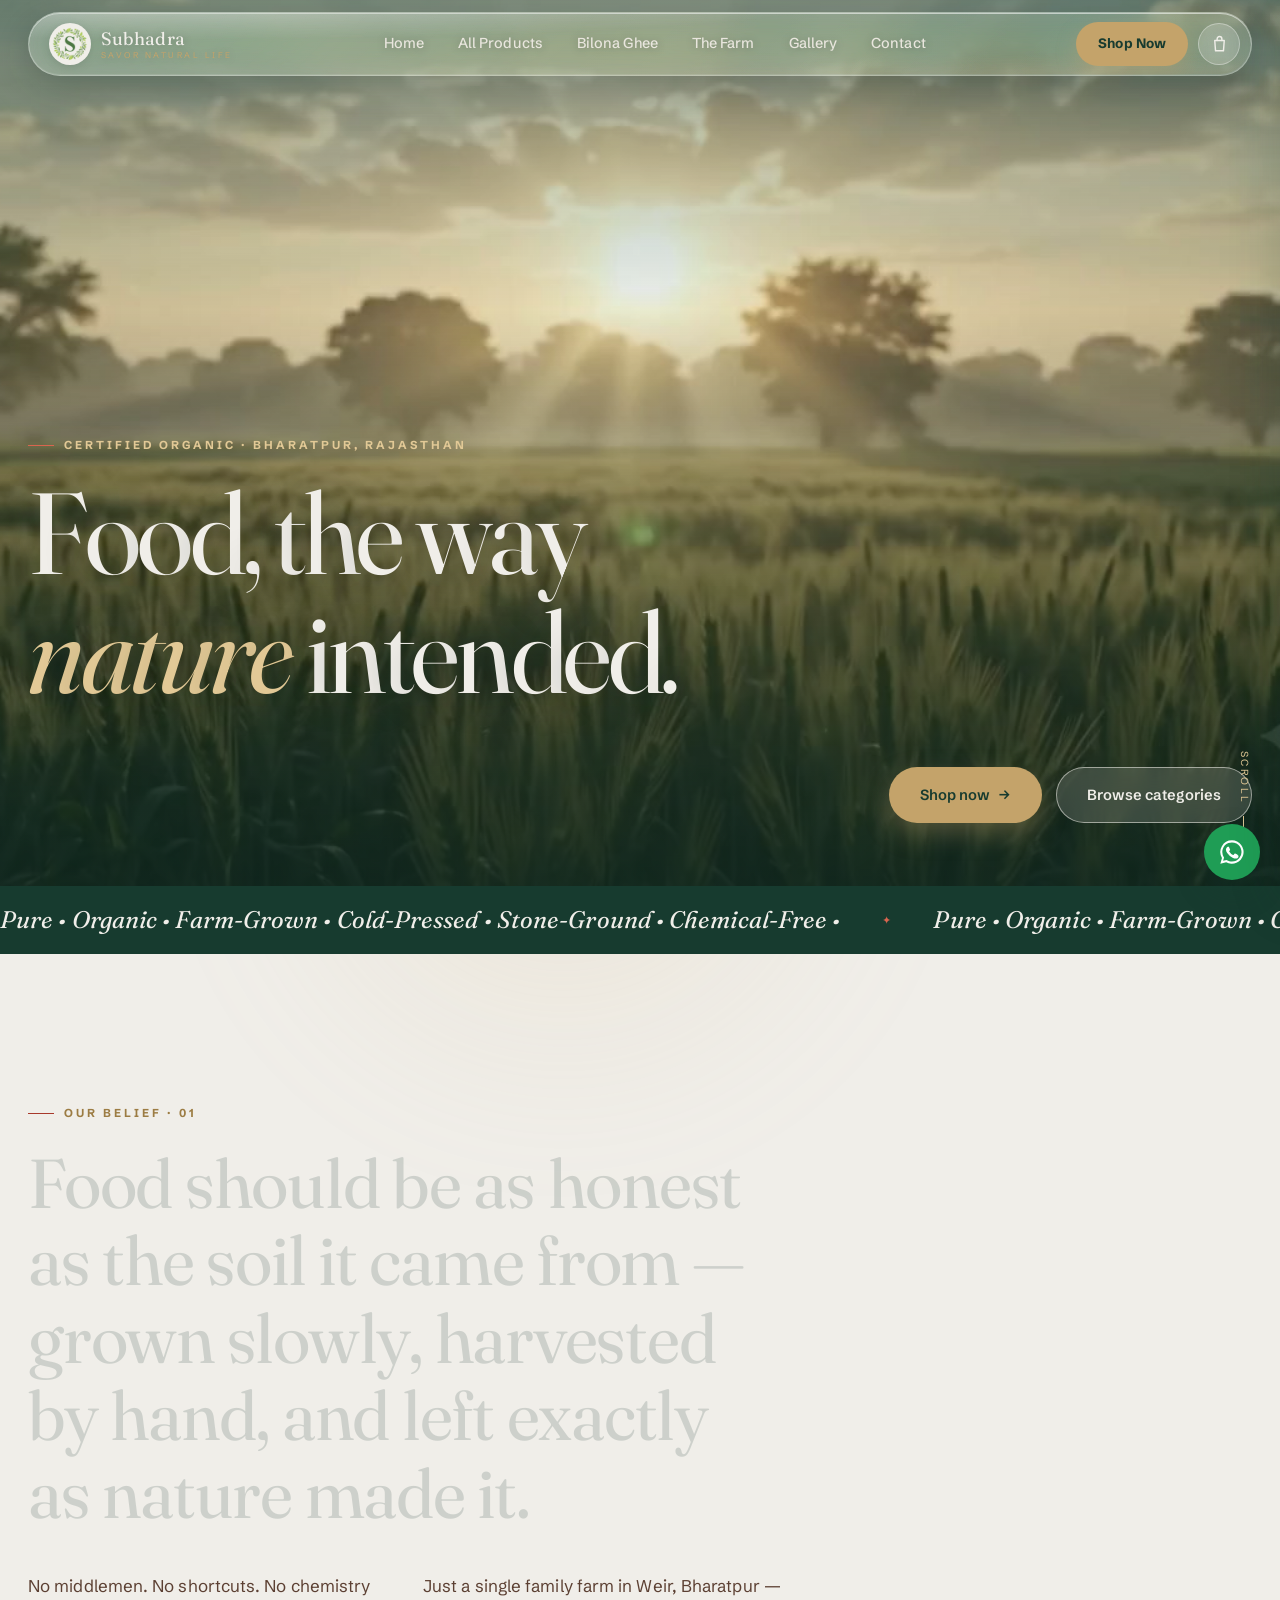
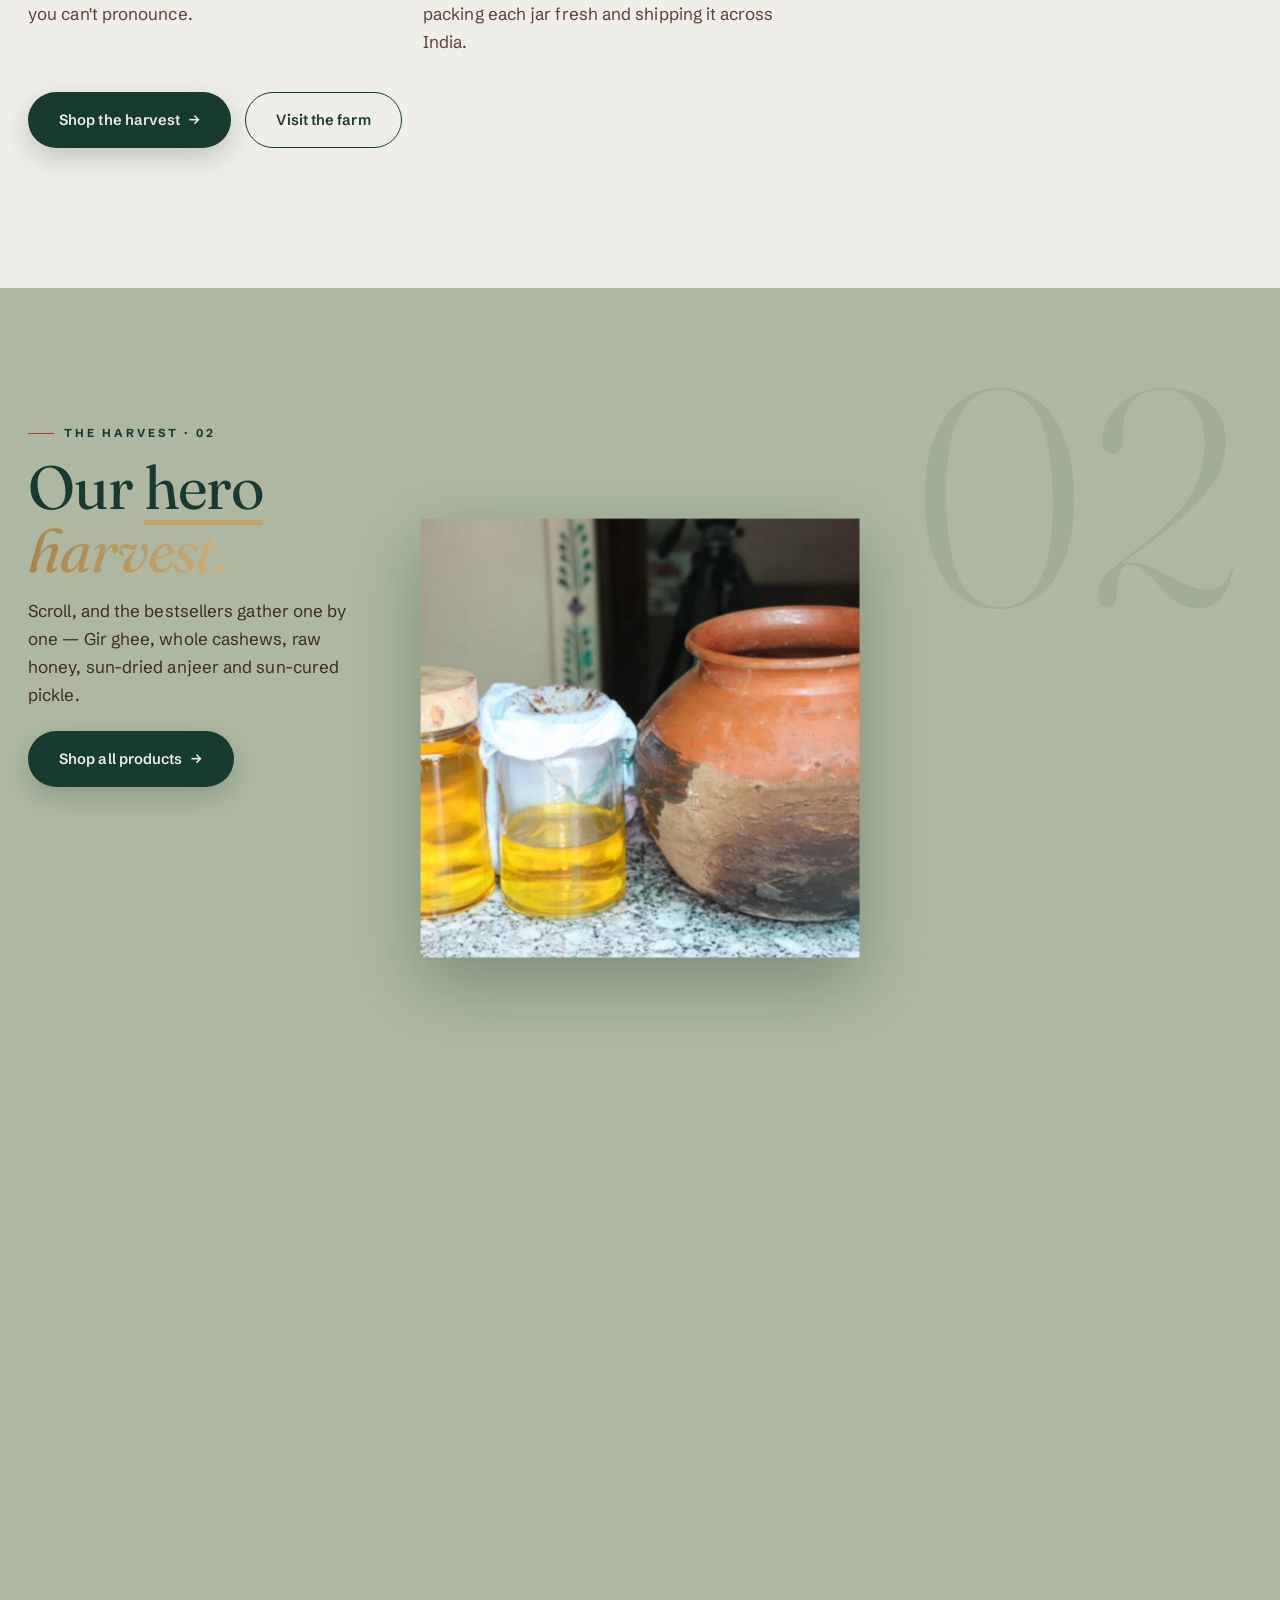
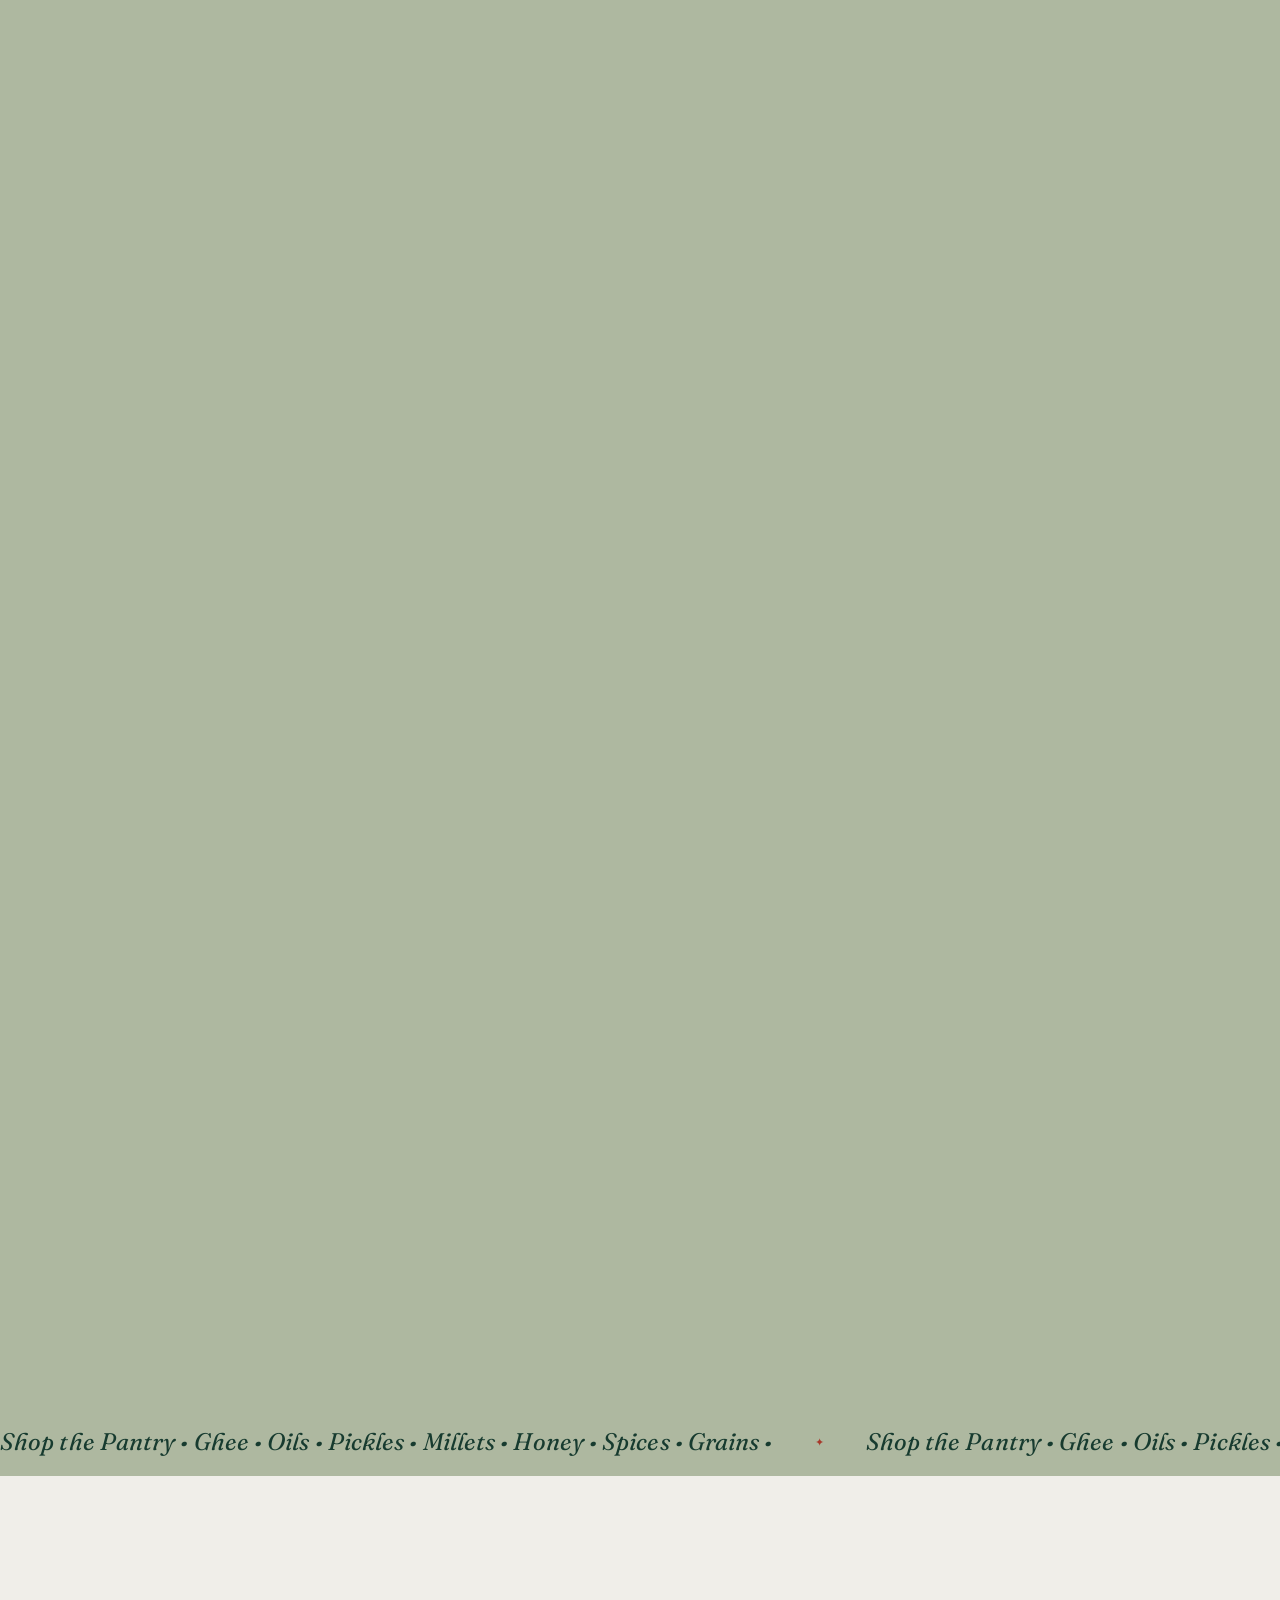
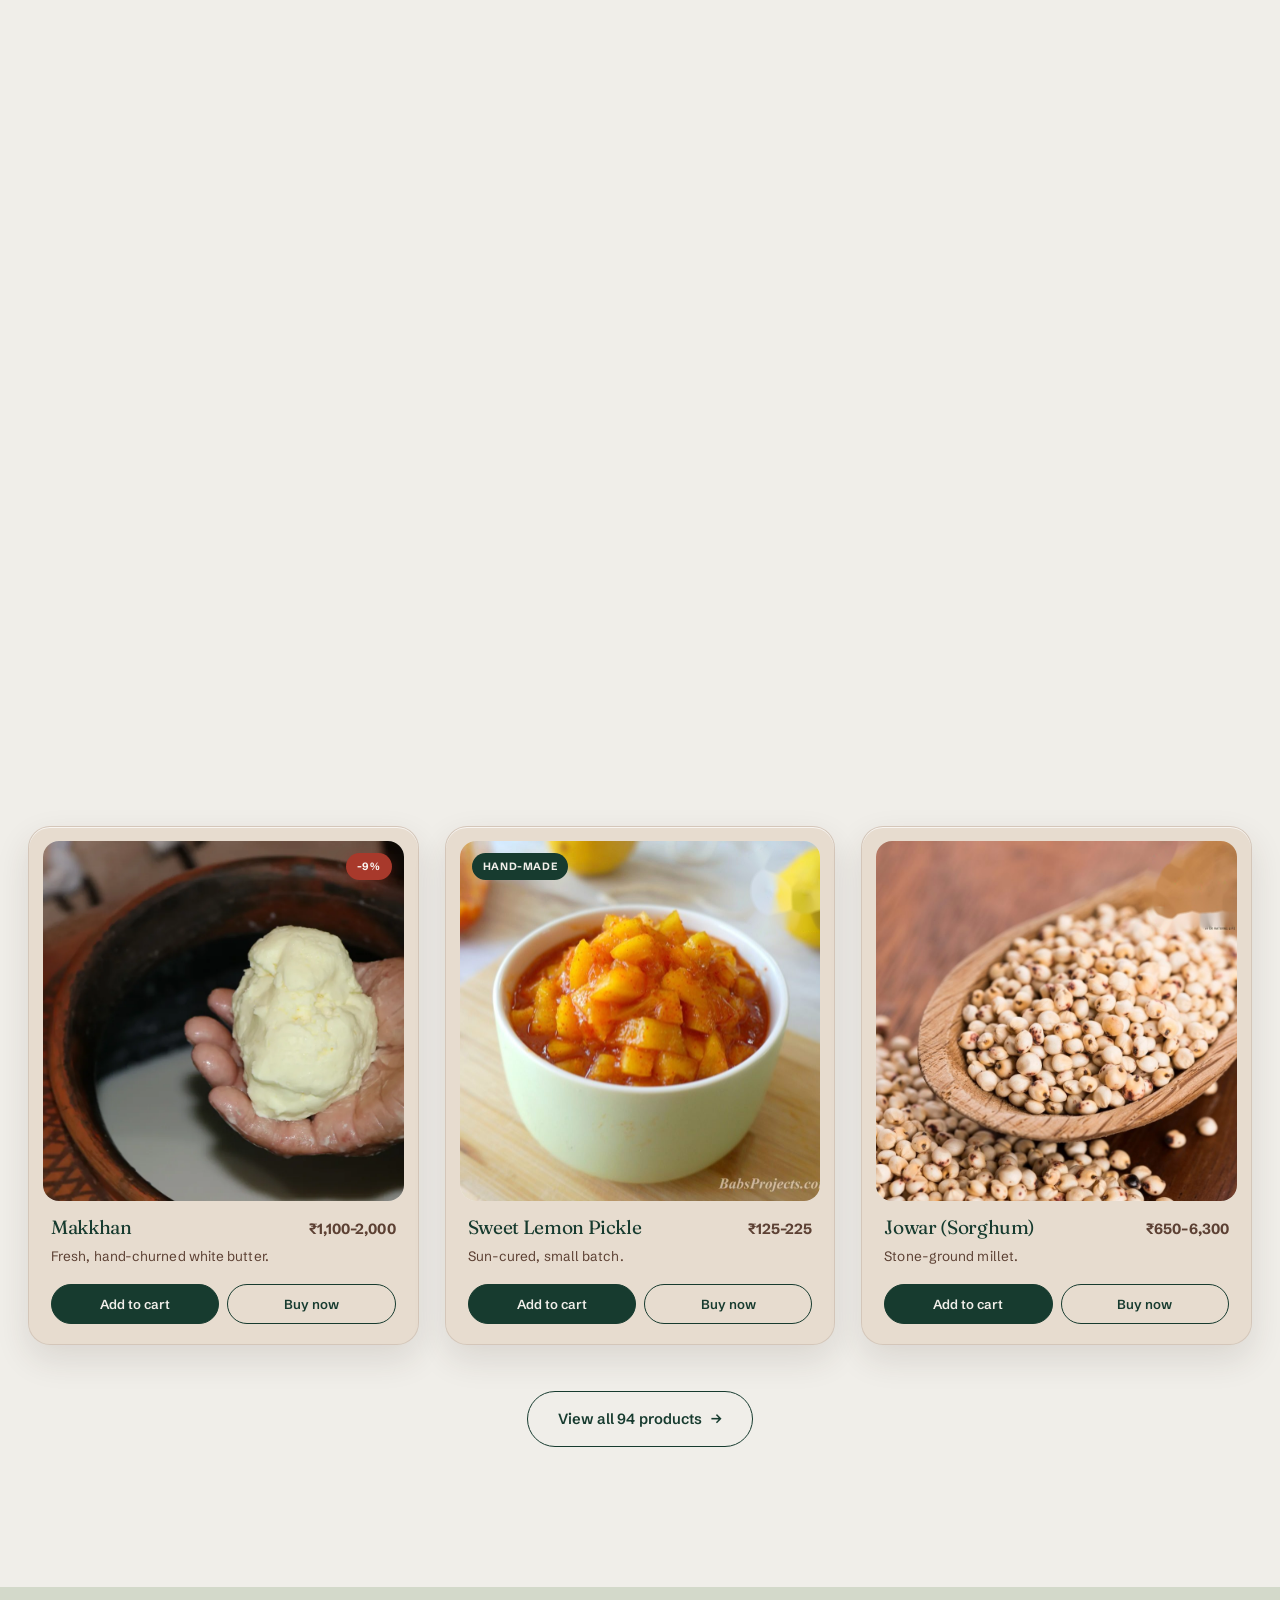
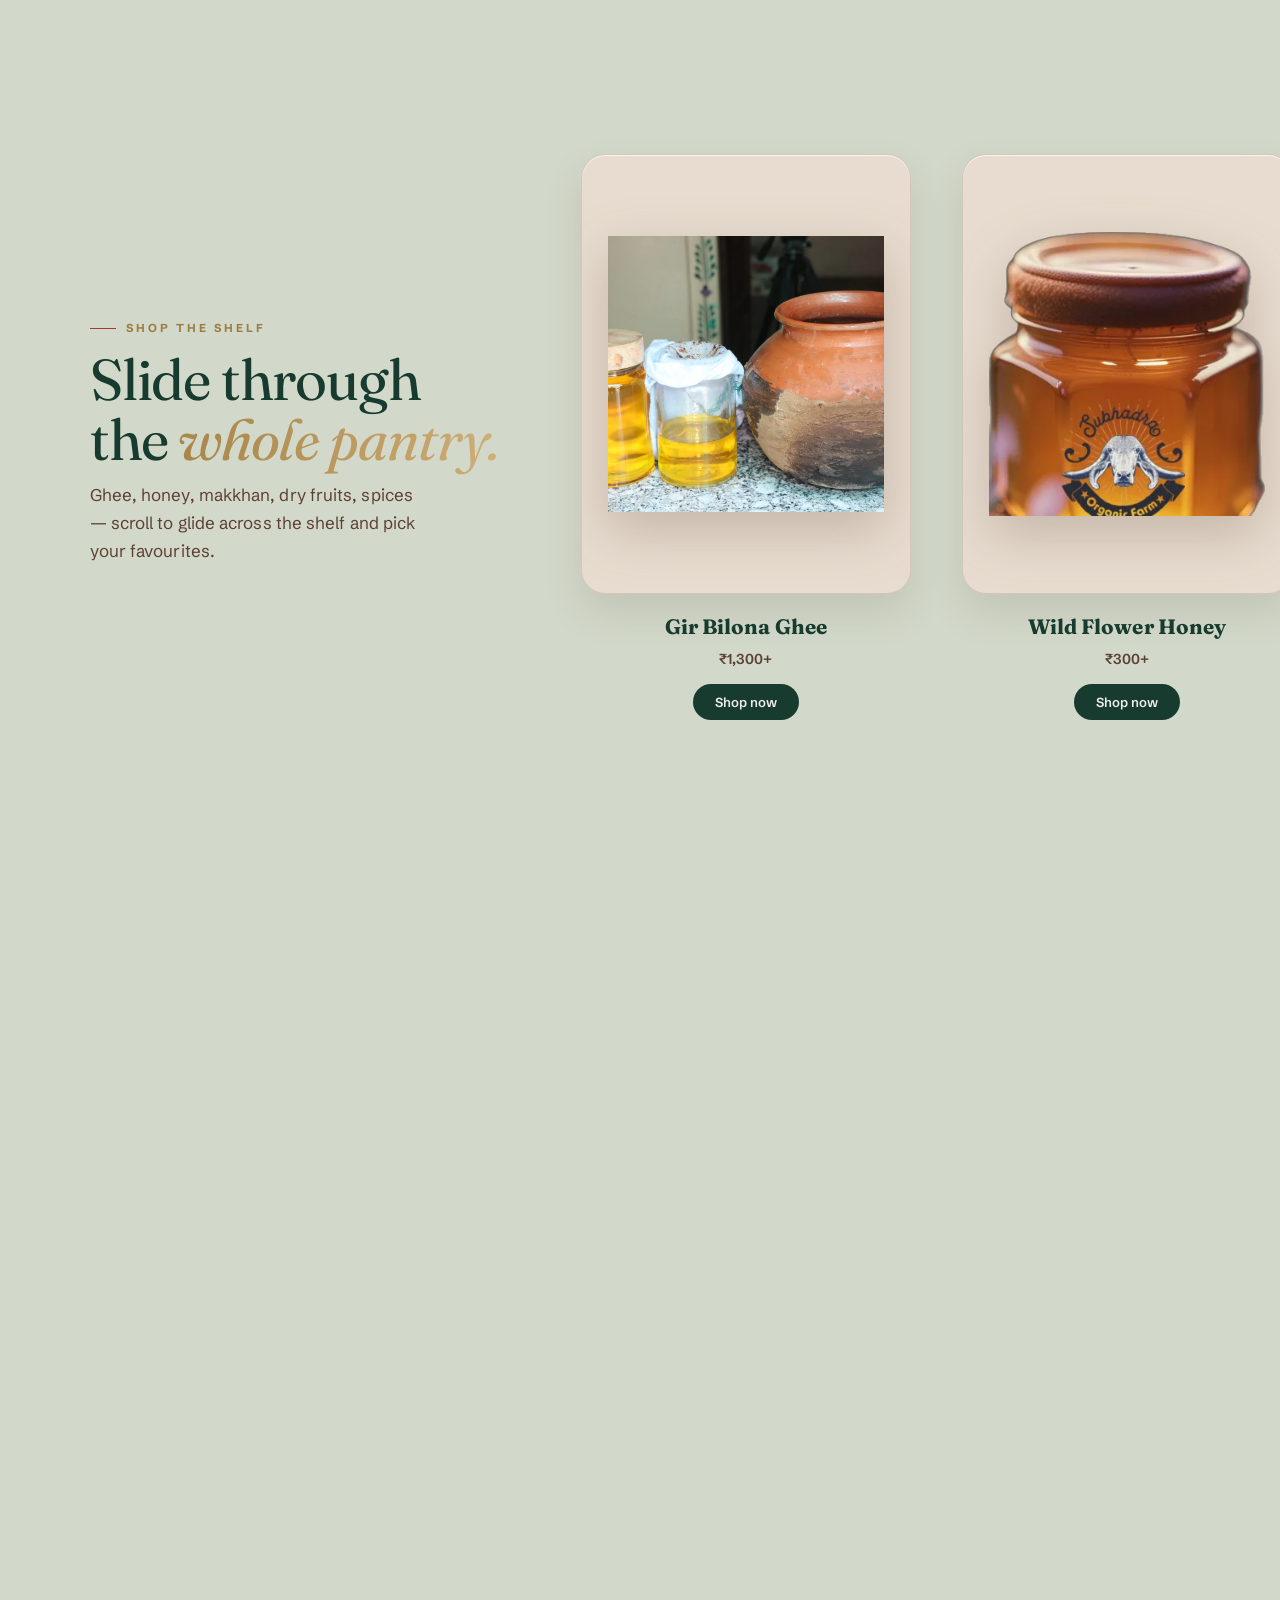
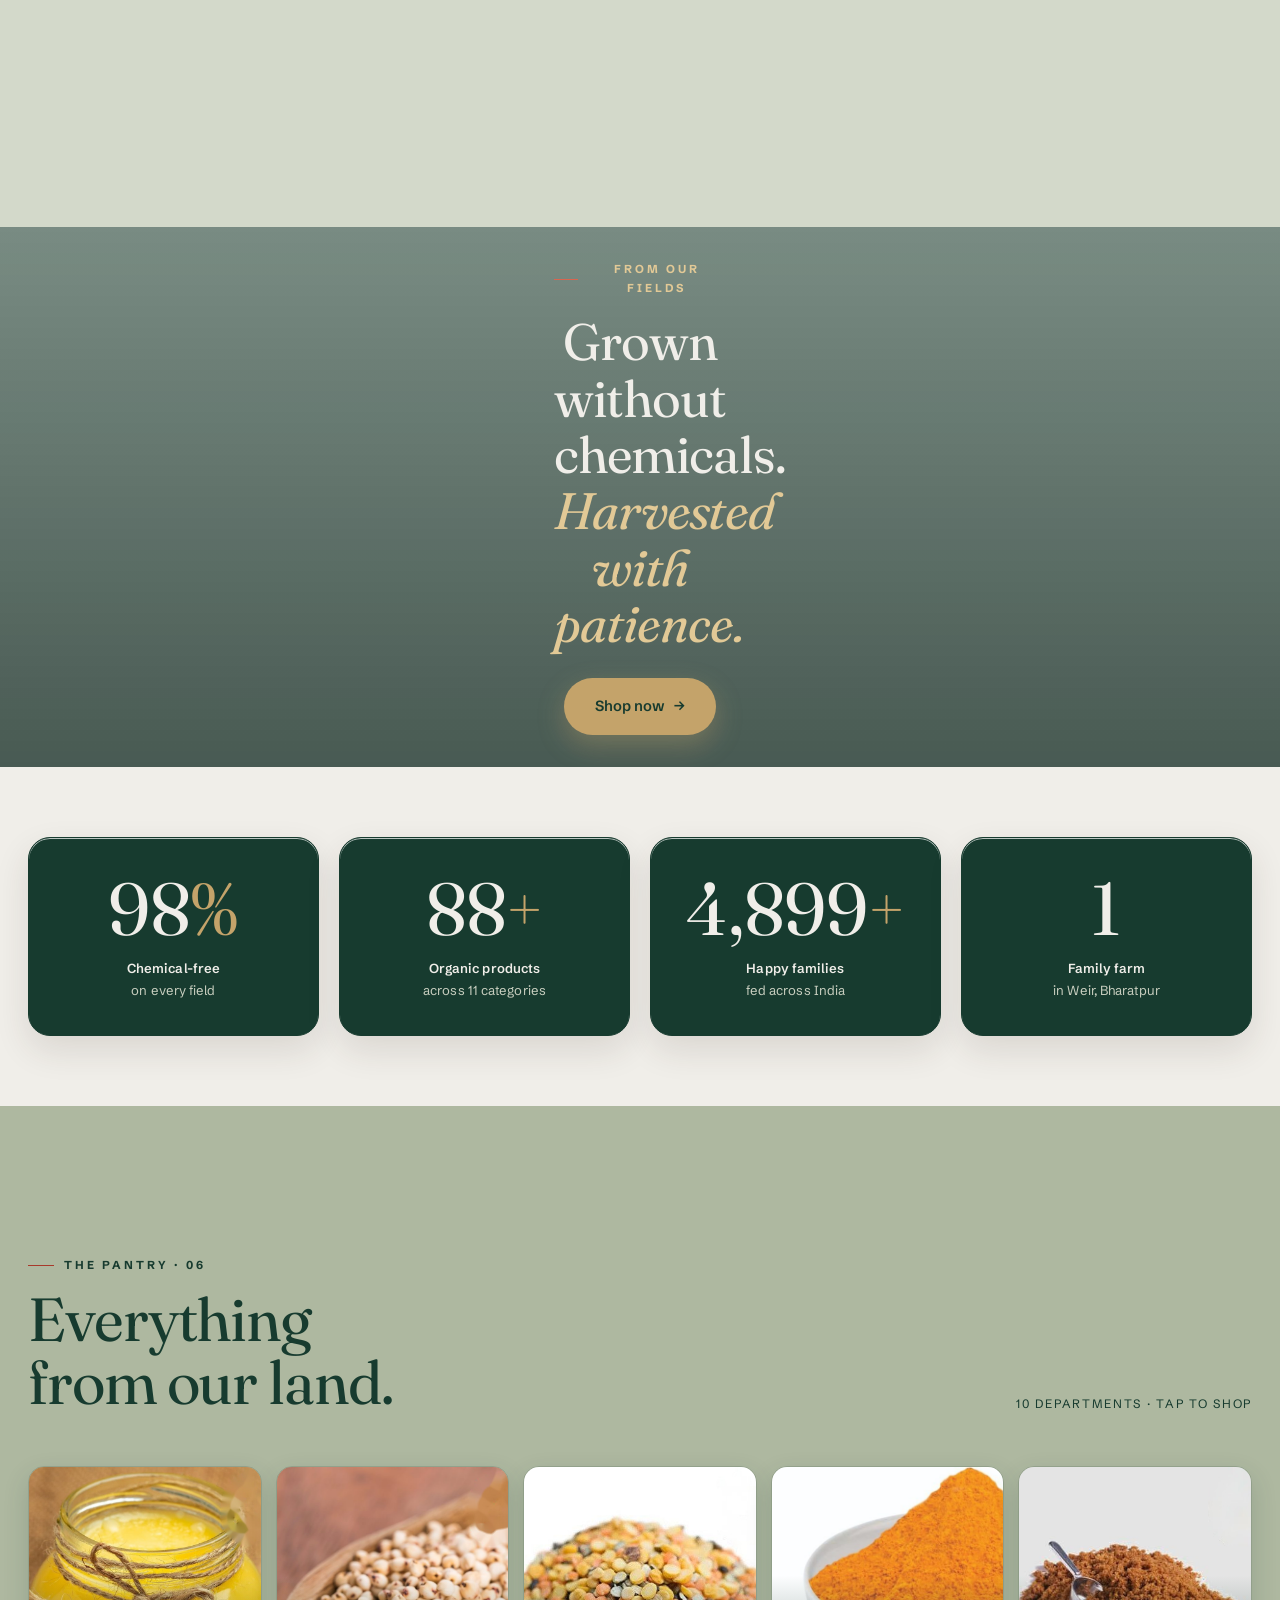
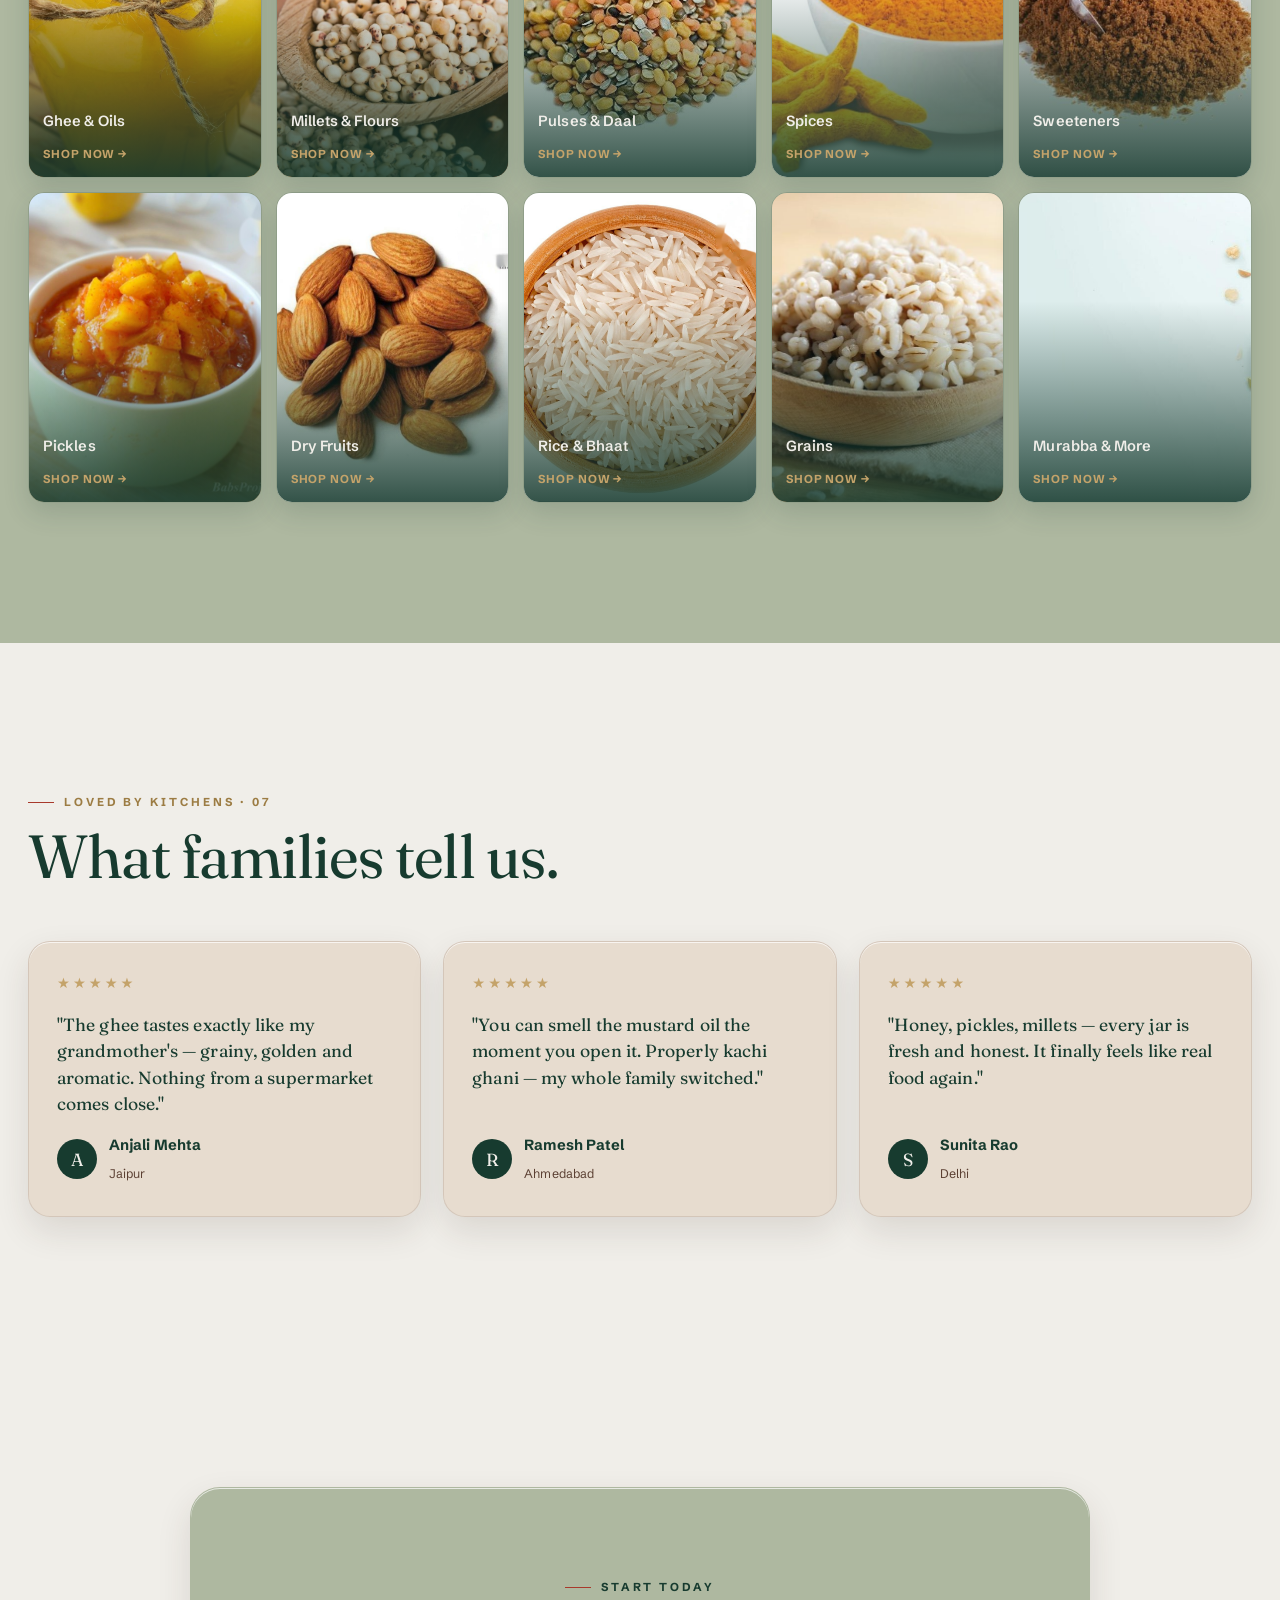
<file: index.html>
<!DOCTYPE html>
<html lang="en">
<meta charset="utf-8">
<meta name="viewport" content="width=device-width, initial-scale=1">
<title>Subhadra Organic — A2 Gir Bilona Ghee &amp; Organic Food from Bharatpur</title>
<meta name="description" content="Certified organic A2 Gir bilona ghee, cold-pressed oils, raw honey, millets, pulses, spices and dry fruits — grown on our family farm in Bharatpur, Rajasthan and shipped across India.">
<link rel="canonical" href="https://subhadraorganic.com/">
<meta name="theme-color" content="#173B2F">
<meta name="robots" content="index,follow,max-image-preview:large,max-snippet:-1,max-video-preview:-1">
<meta name="author" content="Subhadra Organic">
<meta name="geo.region" content="IN-RJ">
<meta name="geo.placename" content="Bharatpur, Rajasthan">

<meta property="og:type" content="website">
<meta property="og:site_name" content="Subhadra Organic">
<meta property="og:locale" content="en_IN">
<meta property="og:title" content="Subhadra Organic — A2 Gir Bilona Ghee &amp; Organic Food from Bharatpur">
<meta property="og:description" content="Certified organic A2 Gir bilona ghee, cold-pressed oils, raw honey, millets, pulses, spices and dry fruits — grown on our family farm in Bharatpur, Rajasthan and shipped across India.">
<meta property="og:url" content="https://subhadraorganic.com/">
<meta property="og:image" content="https://subhadraorganic.com/assets/img/521cba3567.jpg">
<meta property="og:image:width" content="1200">
<meta property="og:image:height" content="675">
<meta property="og:image:type" content="image/jpeg">
<meta property="og:image:alt" content="A jar of Subhadra Organic ghee with bowls of spices and grains, on a farm table at sunrise">

<meta name="twitter:card" content="summary_large_image">
<meta name="twitter:title" content="Subhadra Organic — A2 Gir Bilona Ghee &amp; Organic Food from Bharatpur">
<meta name="twitter:description" content="Certified organic A2 Gir bilona ghee, cold-pressed oils, raw honey, millets, pulses, spices and dry fruits — grown on our family farm in Bharatpur, Rajasthan and shipped across India.">
<meta name="twitter:image" content="https://subhadraorganic.com/assets/img/521cba3567.jpg">

<link rel="icon" type="image/png" href="/assets/img/c11d36d24b.png">
<link rel="apple-touch-icon" href="/assets/img/0c7efe35f9.png">
<link rel="manifest" href="/site.webmanifest">
<link rel="preconnect" href="https://fonts.googleapis.com">
<link rel="preconnect" href="https://fonts.gstatic.com" crossorigin>
<link rel="stylesheet" href="https://fonts.googleapis.com/css2?family=Fraunces:ital,opsz,wght@0,9..144,300..500;1,9..144,300..500&family=Schibsted+Grotesk:wght@400;500;600;700&display=swap">
<link rel="stylesheet" href="/assets/site.css">
<script type="application/ld+json">{"@context":"https://schema.org","@type":"Organization","@id":"https://subhadraorganic.com/#organization","name":"Subhadra Organic","alternateName":"Subhadra Organic Farm","url":"https://subhadraorganic.com/","logo":{"@type":"ImageObject","url":"https://subhadraorganic.com/assets/img/e28d66e292.png"},"slogan":"Savor Natural Life","description":"Certified organic A2 Gir bilona ghee, cold-pressed oils, raw honey, millets, pulses, spices and dry fruits from a family farm in Bharatpur, Rajasthan.","email":"support@subhadraorganic.com","telephone":"+91-9928540432","address":{"@type":"PostalAddress","streetAddress":"Village Bhoda Goan, Post Jagjeevpur, Weir","addressLocality":"Bharatpur","addressRegion":"Rajasthan","postalCode":"321408","addressCountry":"IN"},"founder":{"@type":"Person","name":"Banwari Lal Maholia"},"areaServed":{"@type":"Country","name":"India"}}</script>
<script type="application/ld+json">{"@context":"https://schema.org","@type":"LocalBusiness","@id":"https://subhadraorganic.com/#localbusiness","name":"Subhadra Organic","image":"https://subhadraorganic.com/assets/img/521cba3567.jpg","url":"https://subhadraorganic.com/","telephone":"+91-9928540432","priceRange":"₹₹","address":{"@type":"PostalAddress","streetAddress":"Village Bhoda Goan, Post Jagjeevpur, Weir","addressLocality":"Bharatpur","addressRegion":"Rajasthan","postalCode":"321408","addressCountry":"IN"},"openingHoursSpecification":[{"@type":"OpeningHoursSpecification","dayOfWeek":["Monday","Tuesday","Wednesday","Thursday","Friday","Saturday"],"opens":"09:00","closes":"17:00"}]}</script>
<script type="application/ld+json">{"@context":"https://schema.org","@type":"WebSite","@id":"https://subhadraorganic.com/#website","url":"https://subhadraorganic.com/","name":"Subhadra Organic","publisher":{"@id":"https://subhadraorganic.com/#organization"}}</script>

<body>
</noscript>
<div id="jswarn" style="position:fixed;left:12px;right:12px;bottom:12px;z-index:999;background:#5C4033;color:#fff;padding:12px 16px;border-radius:12px;font:600 14px/1.45 system-ui,sans-serif;text-align:center;box-shadow:0 10px 30px rgba(0,0,0,.3)">Animations are blocked in this viewer (scripts are not running). Right-click the file → Open with → Google Chrome.</div>
<div class="bgfx" aria-hidden="true"></div>
<div class="orb a" aria-hidden="true"></div>
<div class="orb b" aria-hidden="true"></div>
<div class="orb c" aria-hidden="true"></div>

<div class="pre" id="pre" aria-hidden="true"><div><div class="pw"><span>Subhadra</span></div><div class="pct"><span id="pct">0</span> — SAVOR NATURAL LIFE</div></div></div>

<header id="hdr">
  <div class="wrap">
    <div class="navbar liquid">
      <a class="brand" href="/"><img src="/assets/img/e28d66e292.png" alt="Subhadra Organic"><span class="bt">Subhadra<small>Savor Natural Life</small></span></a>
      <nav class="links" id="navlinks"><span class="nav-ind" id="navInd" aria-hidden="true"></span>
        <a href="/" aria-current="page">Home</a><a href="/products/">All Products</a><a href="/bilona-ghee/">Bilona Ghee</a><a href="/about/">The Farm</a><a href="/gallery/">Gallery</a><a href="/contact/">Contact</a>
      </nav>
      <div class="nav-r"><span class="magnet"><a class="cartbtn" href="#shop">Shop Now</a></span>
        <button class="cartico" id="cartBtn" aria-label="Open cart"><svg viewBox="0 0 24 24" fill="none" stroke="currentColor" stroke-width="1.8" stroke-linecap="round" stroke-linejoin="round"><path d="M6 7h12l-1 13H7L6 7z"/><path d="M9 7V5a3 3 0 0 1 6 0v2"/></svg><span class="badge" id="cartCount">0</span></button>
        <button class="menu-btn" id="menuBtn" aria-label="Open menu" aria-expanded="false">☰</button></div>
    </div>
  </div>
</header>

<a id="top"></a>


<!-- HERO -->
<section class="hero">
  <video class="bgvid" src="/assets/img/d063ca67d8.mp4" poster="/assets/img/32a05db13f.jpg" autoplay muted loop playsinline></video>
  <div class="wrap">
    <span class="eyebrow" data-rev>Certified Organic · Bharatpur, Rajasthan</span>
    <h1 class="stagger" data-step="65" aria-label="Food, the way nature intended.">Food, the way<br><em>nature</em> intended.</h1>
    <div class="hero-row">
      <p class="sub stagger" data-step="12" data-after=".hero h1">Cold-pressed oils, hand-churned Gir ghee and stone-ground grains — grown on our own fields, with nothing added and nothing hidden.</p>
      <div class="hero-cta" data-rev data-d="2">
        <span class="magnet"><a class="btn gold" href="#shop">Shop now <span class="ar">→</span></a></span>
        <a class="btn glassbtn" href="/products/#pantry">Browse categories</a>
      </div>
    </div>
  </div>
  <div class="scroll-cue" aria-hidden="true">Scroll</div>
</section>

<div class="mqb" aria-hidden="true"><div class="mq">
  <span>Pure • Organic • Farm-Grown • Cold-Pressed • Stone-Ground • Chemical-Free •</span>
  <span>Pure • Organic • Farm-Grown • Cold-Pressed • Stone-Ground • Chemical-Free •</span>
</div></div>


<!-- MANIFESTO -->
<section class="band manifesto" id="story">
  <div class="wrap">
    <span class="eyebrow" data-rev>Our belief · 01</span>
    <h2 id="mtext" data-keys="honest nature" style="margin-top:22px;">Food should be as honest as the soil it came from — grown slowly, harvested by hand, and left exactly as nature made it.</h2>
    <div class="foot">
      <p data-rev data-d="1">No middlemen. No shortcuts. No chemistry you can't pronounce.</p>
      <p data-rev data-d="2">Just a single family farm in Weir, Bharatpur — packing each jar fresh and shipping it across India.</p>
    </div>
    <div class="mcta" data-rev data-d="3"><a class="btn fill" href="#shop">Shop the harvest <span class="ar">→</span></a><a class="btn line" href="/about/">Visit the farm</a></div>
  </div>
</section>


<!-- SHOWCASE -->
<section class="showcase" id="harvest">
  <div class="sc-sticky">
    <span class="sc-bgnum" aria-hidden="true">02</span>
    <div class="wrap">
      <div class="sc-head">
        <span class="eyebrow">The harvest · 02</span>
        <h2>Our <span class="ugrow">hero</span> <span class="shimmer">harvest.</span></h2>
        <p>Scroll, and the bestsellers gather one by one — Gir ghee, whole cashews, raw honey, sun-dried anjeer and sun-cured pickle.</p>
        <a class="btn fill link" href="/products/">Shop all products <span class="ar">→</span></a>
      </div>
      <div class="sc-stage" id="scStage">
        <img class="sc-prod" src="/assets/img/eeffd783cc.webp" alt="Gir Bilona Ghee">
        <img class="sc-prod" src="/assets/img/9a31b9e702.webp" alt="Cashews (Kaju)">
        <img class="sc-prod" src="/assets/img/48a53e3d97.png" alt="Ajwain Honey">
        <img class="sc-prod" src="/assets/img/d7234c45a3.webp" alt="Figs (Anjeer)">
        <img class="sc-prod" src="/assets/img/b2077e6476.png" alt="Sweet Lemon Pickle">
        <div class="sc-label" data-k="0"><div class="chip glass"><b>Gir Bilona Ghee</b><span>₹1,300+</span><br><button data-add="Gir Bilona Ghee">Add to cart</button></div></div>
        <div class="sc-label" data-k="1"><div class="chip glass"><b>Cashews (Kaju)</b><span>₹399+</span><br><button data-add="Cashews (Kaju)">Add to cart</button></div></div>
        <div class="sc-label" data-k="2"><div class="chip glass"><b>Ajwain Honey</b><span>₹199+</span><br><button data-add="Ajwain Honey">Add to cart</button></div></div>
        <div class="sc-label" data-k="3"><div class="chip glass"><b>Figs (Anjeer)</b><span>₹550+</span><br><button data-add="Figs (Anjeer)">Add to cart</button></div></div>
        <div class="sc-label" data-k="4"><div class="chip glass"><b>Sweet Lemon Pickle</b><span>₹125+</span><br><button data-add="Sweet Lemon Pickle">Add to cart</button></div></div>
      </div>
    </div>
  </div>
</section>

<div class="mqb sage" aria-hidden="true"><div class="mq rev">
  <span>Shop the Pantry • Ghee • Oils • Pickles • Millets • Honey • Spices • Grains •</span>
  <span>Shop the Pantry • Ghee • Oils • Pickles • Millets • Honey • Spices • Grains •</span>
</div></div>


<!-- PRODUCTS -->
<section class="band" id="shop">
  <div class="wrap">
    <div class="shead">
      <div><span class="eyebrow" data-rev>The collection · 03</span>
        <h2 class="cascade" style="margin-top:14px;">Jars families keep re-ordering.</h2></div>
      <span class="sidx" data-rev data-d="1">Best sellers — 06</span>
    </div>
    <div class="filters" id="filters" data-rev><button class="on" data-f="all">All</button><button data-f="ghee">Ghee</button><button data-f="oils">Oils</button><button data-f="sweet">Honey</button><button data-f="pickles">Pickles</button><button data-f="grains">Millets &amp; Grains</button></div>
    <div class="pg">
      <article class="pcard glass pe pe-roll" data-cat="ghee" data-name="Gir Bilona Ghee" data-price="1300"><div class="pim"><span class="tag">Best seller</span><img src="/assets/img/eeffd783cc.webp" alt="Gir Bilona Ghee"><button class="quick" data-add="Gir Bilona Ghee">+ Quick add</button></div>
        <div class="pmeta"><h3>Gir Bilona Ghee</h3><span class="pr">₹1,300–2,500</span></div><div class="pd">A2 milk, hand-churned.</div><div class="acts"><button class="addc" data-add="Gir Bilona Ghee">Add to cart</button><button class="buy" data-buy="Gir Bilona Ghee">Buy now</button></div></article>
      <article class="pcard glass pe pe-elastic" data-cat="oils" data-name="Coconut Extra Virgin Oil" data-price="298"><div class="pim"><span class="tag off">-15%</span><img src="/assets/img/cc370ef377.jpg" alt="Coconut Extra Virgin Oil"><button class="quick" data-add="Coconut Extra Virgin Oil">+ Quick add</button></div>
        <div class="pmeta"><h3>Coconut Extra Virgin Oil</h3><span class="pr">₹298–549</span></div><div class="pd">Cold-pressed, extra virgin.</div><div class="acts"><button class="addc" data-add="Coconut Extra Virgin Oil">Add to cart</button><button class="buy" data-buy="Coconut Extra Virgin Oil">Buy now</button></div></article>
      <article class="pcard glass pe pe-roll" data-cat="sweet" data-name="Ajwain Honey" data-price="199"><div class="pim"><img src="/assets/img/01b9252276.jpg" alt="Ajwain Honey"><button class="quick" data-add="Ajwain Honey">+ Quick add</button></div>
        <div class="pmeta"><h3>Ajwain Honey</h3><span class="pr">₹199–399</span></div><div class="pd">Raw, unprocessed.</div><div class="acts"><button class="addc" data-add="Ajwain Honey">Add to cart</button><button class="buy" data-buy="Ajwain Honey">Buy now</button></div></article>
      <article class="pcard glass pe pe-elastic" data-cat="ghee" data-name="Makkhan" data-price="1100"><div class="pim"><span class="tag off">-9%</span><img src="/assets/img/b27095fe2a.webp" alt="Makkhan"><button class="quick" data-add="Makkhan">+ Quick add</button></div>
        <div class="pmeta"><h3>Makkhan</h3><span class="pr">₹1,100–2,000</span></div><div class="pd">Fresh, hand-churned white butter.</div><div class="acts"><button class="addc" data-add="Makkhan">Add to cart</button><button class="buy" data-buy="Makkhan">Buy now</button></div></article>
      <article class="pcard glass pe pe-roll" data-cat="pickles" data-name="Sweet Lemon Pickle" data-price="125"><div class="pim"><span class="tag">Hand-made</span><img src="/assets/img/85dfc35e0b.jpg" alt="Sweet Lemon Pickle"><button class="quick" data-add="Sweet Lemon Pickle">+ Quick add</button></div>
        <div class="pmeta"><h3>Sweet Lemon Pickle</h3><span class="pr">₹125–225</span></div><div class="pd">Sun-cured, small batch.</div><div class="acts"><button class="addc" data-add="Sweet Lemon Pickle">Add to cart</button><button class="buy" data-buy="Sweet Lemon Pickle">Buy now</button></div></article>
      <article class="pcard glass pe pe-elastic" data-cat="grains" data-name="Jowar (Sorghum)" data-price="650"><div class="pim"><img src="/assets/img/dec309d222.jpg" alt="Jowar (Sorghum)"><button class="quick" data-add="Jowar (Sorghum)">+ Quick add</button></div>
        <div class="pmeta"><h3>Jowar (Sorghum)</h3><span class="pr">₹650–6,300</span></div><div class="pd">Stone-ground millet.</div><div class="acts"><button class="addc" data-add="Jowar (Sorghum)">Add to cart</button><button class="buy" data-buy="Jowar (Sorghum)">Buy now</button></div></article>
    </div>
    <div class="viewall"><a class="btn line" href="/products/">View all 94 products <span class="ar">→</span></a></div>
  </div>
</section>


<!-- HORIZONTAL PIN -->
<section class="hpin" id="hpin">
  <div class="hpsticky">
    <div class="hptrack" id="hptrack">
      <div class="hpintro">
        <span class="eyebrow">Shop the shelf</span>
        <h2>Slide through the <span class="shimmer">whole pantry.</span></h2>
        <p>Ghee, honey, makkhan, dry fruits, spices — scroll to glide across the shelf and pick your favourites.</p>
      </div>
      <div class="hpcard"><div class="pw"><img src="/assets/img/eeffd783cc.webp" alt="Gir Bilona Ghee" loading="lazy"></div><b>Gir Bilona Ghee</b><em>₹1,300+</em><button data-add="Gir Bilona Ghee">Shop now</button></div>
      <div class="hpcard"><div class="pw"><img src="/assets/img/d5790bd80f.webp" alt="Wild Flower Honey" loading="lazy"></div><b>Wild Flower Honey</b><em>₹300+</em><button data-add="Wild Flower Honey">Shop now</button></div>
      <div class="hpcard"><div class="pw"><img src="/assets/img/cb91c7b517.webp" alt="Acacia Honey" loading="lazy"></div><b>Acacia Honey</b><em>₹349+</em><button data-add="Acacia Honey">Shop now</button></div>
      <div class="hpcard"><div class="pw"><img src="/assets/img/9a31b9e702.webp" alt="Cashews (Kaju)" loading="lazy"></div><b>Cashews (Kaju)</b><em>₹399+</em><button data-add="Cashews (Kaju)">Shop now</button></div>
      <div class="hpcard"><div class="pw"><img src="/assets/img/d7234c45a3.webp" alt="Figs (Anjeer)" loading="lazy"></div><b>Figs (Anjeer)</b><em>₹550+</em><button data-add="Figs (Anjeer)">Shop now</button></div>
      <div class="hpcard"><div class="pw"><img src="/assets/img/30a0797f94.webp" alt="Pistachios (Pista)" loading="lazy"></div><b>Pistachios (Pista)</b><em>₹500+</em><button data-add="Pistachios (Pista)">Shop now</button></div>
      <div class="hpcard"><div class="pw"><img src="/assets/img/e5d6718472.webp" alt="Dates (Khajoor) – Medjool" loading="lazy"></div><b>Dates (Khajoor) – Medjool</b><em>₹500+</em><button data-add="Dates (Khajoor) – Medjool">Shop now</button></div>
      <div class="hpcard"><div class="pw"><img src="/assets/img/423b66c211.webp" alt="Almonds (Badam)" loading="lazy"></div><b>Almonds (Badam)</b><em>₹450+</em><button data-add="Almonds (Badam)">Shop now</button></div>
      <div class="hpcard"><div class="pw"><img src="/assets/img/cb60e8fb09.webp" alt="Raisins (Kishmish)" loading="lazy"></div><b>Raisins (Kishmish)</b><em>₹250+</em><button data-add="Raisins (Kishmish)">Shop now</button></div>
      <div class="hpcard"><div class="pw"><img src="/assets/img/bbff360c98.webp" alt="Red Chilli Powder" loading="lazy"></div><b>Red Chilli Powder</b><em>₹75+</em><button data-add="Red Chilli Powder">Shop now</button></div>
      <div class="hpcard"><div class="pw"><img src="/assets/img/c2f23b106d.webp" alt="Jaggery" loading="lazy"></div><b>Jaggery</b><em>₹69+</em><button data-add="Jaggery">Shop now</button></div>
      <div class="hpcard"><div class="pw"><img src="/assets/img/bcf1df4470.webp" alt="Natural Dishwash Liquid" loading="lazy"></div><b>Natural Dishwash Liquid</b><em>₹220</em><button data-add="Natural Dishwash Liquid">Shop now</button></div>
    </div>
  </div>
</section>


<!-- PARALLAX BREAK -->
<section class="brk">
  <div class="bg"><img id="brkImg" src="/assets/img/31448b361f.jpg" alt="Turmeric"></div>
  <div class="cap">
    <span class="eyebrow">From our fields</span>
    <h2>Grown without chemicals.<br><em>Harvested with patience.</em></h2>
    <a class="btn gold" href="#shop">Shop now <span class="ar">→</span></a>
  </div>
</section>


<!-- STATS -->
<section class="band" style="padding-block:clamp(40px,6vw,70px);">
  <div class="wrap">
    <div class="stats">
      <div class="stat glass" data-rev><div class="num"><span class="count" data-to="100">0</span><span class="suf">%</span></div><div class="cap"><b>Chemical-free</b><br>on every field</div></div>
      <div class="stat glass" data-rev data-d="1"><div class="num"><span class="count" data-to="90">0</span><span class="suf">+</span></div><div class="cap"><b>Organic products</b><br>across 11 categories</div></div>
      <div class="stat glass" data-rev data-d="2"><div class="num"><span class="count" data-to="5000">0</span><span class="suf">+</span></div><div class="cap"><b>Happy families</b><br>fed across India</div></div>
      <div class="stat glass" data-rev data-d="3"><div class="num"><span class="count" data-to="1">0</span></div><div class="cap"><b>Family farm</b><br>in Weir, Bharatpur</div></div>
    </div>
  </div>
</section>


<!-- CATEGORIES -->
<section class="band sagebg" id="pantry">
  <div class="wrap">
    <div class="shead"><div><span class="eyebrow" data-rev>The pantry · 06</span>
      <h2 class="cascade" style="margin-top:14px;">Everything from our land.</h2></div>
      <span class="sidx" data-rev data-d="1">10 departments · tap to shop</span></div>
    <div class="cats">
      <div class="cat" data-rev><img src="/assets/img/0f0d7bde34.jpg" alt=""><b>Ghee &amp; Oils</b><span class="shopnow">Shop now →</span></div>
      <div class="cat" data-rev data-d="1"><img src="/assets/img/dec309d222.jpg" alt=""><b>Millets &amp; Flours</b><span class="shopnow">Shop now →</span></div>
      <div class="cat" data-rev data-d="2"><img src="/assets/img/de204187e2.jpg" alt=""><b>Pulses &amp; Daal</b><span class="shopnow">Shop now →</span></div>
      <div class="cat" data-rev data-d="3"><img src="/assets/img/31448b361f.jpg" alt=""><b>Spices</b><span class="shopnow">Shop now →</span></div>
      <div class="cat" data-rev data-d="4"><img src="/assets/img/0cd1ec4cea.jpg" alt=""><b>Sweeteners</b><span class="shopnow">Shop now →</span></div>
      <div class="cat" data-rev><img src="/assets/img/85dfc35e0b.jpg" alt=""><b>Pickles</b><span class="shopnow">Shop now →</span></div>
      <div class="cat" data-rev data-d="1"><img src="/assets/img/41fc30cb3e.jpg" alt=""><b>Dry Fruits</b><span class="shopnow">Shop now →</span></div>
      <div class="cat" data-rev data-d="2"><img src="/assets/img/c436ea47c6.jpg" alt=""><b>Rice &amp; Bhaat</b><span class="shopnow">Shop now →</span></div>
      <div class="cat" data-rev data-d="3"><img src="/assets/img/ecd5bbdf03.jpg" alt=""><b>Grains</b><span class="shopnow">Shop now →</span></div>
      <div class="cat" data-rev data-d="4"><img src="/assets/img/8a6f1195da.jpg" alt=""><b>Murabba &amp; More</b><span class="shopnow">Shop now →</span></div>
    </div>
  </div>
</section>


<!-- TESTIMONIALS -->
<section class="band">
  <div class="wrap">
    <div class="shead"><div><span class="eyebrow" data-rev>Loved by kitchens · 07</span>
      <h2 class="cascade" style="margin-top:14px;">What families tell us.</h2></div></div>
    <div class="tg">
      <div class="tcard glass" data-rev><div class="stars">★★★★★</div><p>"The ghee tastes exactly like my grandmother's — grainy, golden and aromatic. Nothing from a supermarket comes close."</p><div class="who"><span class="av">A</span><div><b>Anjali Mehta</b><small>Jaipur</small></div></div></div>
      <div class="tcard glass" data-rev data-d="1"><div class="stars">★★★★★</div><p>"You can smell the mustard oil the moment you open it. Properly kachi ghani — my whole family switched."</p><div class="who"><span class="av">R</span><div><b>Ramesh Patel</b><small>Ahmedabad</small></div></div></div>
      <div class="tcard glass" data-rev data-d="2"><div class="stars">★★★★★</div><p>"Honey, pickles, millets — every jar is fresh and honest. It finally feels like real food again."</p><div class="who"><span class="av">S</span><div><b>Sunita Rao</b><small>Delhi</small></div></div></div>
    </div>
  </div>
</section>


<!-- CTA -->
<section class="cta">
  <div class="wrap"><div class="inner glass">
    <span class="eyebrow" data-rev>Start today</span>
    <h2 data-rev data-d="1">Taste what <span class="shimmer">real</span> food feels like.</h2>
    <p data-rev data-d="2">Order now and we'll deliver the harvest straight to your doorstep, carefully packed in glass.</p>
    <div class="ctabtns" data-rev data-d="3"><span class="magnet"><a class="btn fill" href="#shop">Shop now <span class="ar">→</span></a></span><button class="btn line" data-opencart>View basket</button></div>
  </div></div>
</section>


<!-- FOOTER -->
<footer id="contact">
  <canvas id="smoke" aria-hidden="true"></canvas>
  <div class="wrap">
    <div class="fgrid">
      <div data-rev>
        <a class="brand" href="/" style="margin-bottom:16px;"><img src="/assets/img/e28d66e292.png" alt="Subhadra Organic"><span class="bt">Subhadra<small style="color:var(--accent)">Savor Natural Life</small></span></a>
        <p>Cultivating high-quality organic produce using sustainable farming that nourishes the land and the soul.</p>
        <p style="margin-top:10px;"><b>Mon–Sat</b> 9:00 AM – 5:00 PM · <b>Sun</b> Closed</p>
        <a class="fshop" href="#shop">Shop now →</a>
      </div>
      <div data-rev data-d="1"><h4>Shop</h4><a href="/products/" data-cat="oils">Ghee &amp; Oils</a><a href="/products/" data-cat="millets">Millets &amp; Flours</a><a href="/products/" data-cat="pulses">Pulses &amp; Daal</a><a href="/products/" data-cat="spices">Spices</a><a href="/products/" data-cat="sweet">Honey &amp; Sweeteners</a><a href="/products/" data-cat="dry">Dry Fruits</a><a href="/products/">All 94 products</a></div>
      <div data-rev data-d="2"><h4>Company</h4><a href="/about/">Our story</a><a href="/products/#pantry">Pantry</a><a href="/bilona-ghee/#process">Process</a><a href="/contact/">Shipping Policy</a><a href="/contact/">Refunds &amp; Returns</a></div>
      <div data-rev data-d="3"><h4>Reach us</h4>
        <div class="copyable"><span id="phone">9928-540-432</span><button data-copy="phone">Copy</button></div>
        <div class="copyable"><span id="mail">support@subhadraorganic.com</span><button data-copy="mail">Copy</button></div>
        <a class="fwa" href="https://wa.me/919928540432" target="_blank" rel="noopener"><svg viewBox="0 0 24 24" fill="currentColor" aria-hidden="true"><path d="M12 2a10 10 0 0 0-8.6 15.1L2 22l5-1.3A10 10 0 1 0 12 2zm0 18.2c-1.5 0-3-.4-4.3-1.2l-.3-.2-3 .8.8-2.9-.2-.3A8.2 8.2 0 1 1 12 20.2zm4.5-6.1c-.2-.1-1.5-.7-1.7-.8s-.4-.1-.6.1-.7.8-.8 1-.3.2-.5.1a6.7 6.7 0 0 1-3.3-2.9c-.3-.4.3-.4.7-1.4.1-.2 0-.3 0-.4l-.8-1.8c-.2-.5-.4-.4-.6-.4h-.5a1 1 0 0 0-.7.3 3 3 0 0 0-.9 2.2 5.2 5.2 0 0 0 1.1 2.8 11.9 11.9 0 0 0 4.6 4c1.7.7 2.4.8 3.2.7.5-.1 1.5-.6 1.7-1.2s.2-1.1.2-1.2-.2-.2-.4-.3z"/></svg> Chat on WhatsApp</a>
        <p>Village Bhoda Goan, Post Jagjeevpur,<br>Weir, Bharatpur, Rajasthan — 321408</p>
      </div>
    </div>
    <div class="fbig" aria-hidden="true">Subhadra</div>
    <div class="fbot"><span>© 2026 Subhadra Organic — All rights reserved.</span><span>Grown in Weir, Bharatpur · Shipped across India</span></div>
  </div>
</footer>


<div class="scrim" id="scrim"></div>
<aside class="drawer" id="drawer" aria-label="Your basket" aria-hidden="true">
  <div class="dh"><h3>Your basket</h3><button class="x" id="dClose" aria-label="Close">✕</button></div>
  <div class="items" id="dItems"></div>
  <div class="df"><div class="tot"><span>Estimated total</span><span id="dTotal">₹0</span></div>
    <div class="note">Starting prices for the smallest pack. Pack sizes and final total are confirmed with you on WhatsApp.</div>
    <button class="btn fill" id="checkout"><svg viewBox="0 0 24 24" fill="currentColor" aria-hidden="true"><path d="M12 2a10 10 0 0 0-8.6 15.1L2 22l5-1.3A10 10 0 1 0 12 2zm0 18.2c-1.5 0-3-.4-4.3-1.2l-.3-.2-3 .8.8-2.9-.2-.3A8.2 8.2 0 1 1 12 20.2zm4.5-6.1c-.2-.1-1.5-.7-1.7-.8s-.4-.1-.6.1-.7.8-.8 1-.3.2-.5.1a6.7 6.7 0 0 1-3.3-2.9c-.3-.4.3-.4.7-1.4.1-.2 0-.3 0-.4l-.8-1.8c-.2-.5-.4-.4-.6-.4h-.5a1 1 0 0 0-.7.3 3 3 0 0 0-.9 2.2 5.2 5.2 0 0 0 1.1 2.8 11.9 11.9 0 0 0 4.6 4c1.7.7 2.4.8 3.2.7.5-.1 1.5-.6 1.7-1.2s.2-1.1.2-1.2-.2-.2-.4-.3z"/></svg> Order on WhatsApp</button></div>
</aside>
<div class="mnav" id="mnav" aria-hidden="true">
  <button class="mclose" id="mClose" aria-label="Close menu">✕</button>
  <nav>
    <a href="/" aria-current="page">Home</a><a href="/products/">All Products</a><a href="/bilona-ghee/">Bilona Ghee</a><a href="/about/">The Farm</a><a href="/gallery/">Gallery</a><a href="/contact/">Contact</a>
  </nav>
  <div class="mcta"><a class="btn gold" href="/products/">Shop now <span class="ar">→</span></a>
    <a class="btn glassbtn" href="https://wa.me/919928540432" target="_blank" rel="noopener"><svg viewBox="0 0 24 24" fill="currentColor" aria-hidden="true"><path d="M12 2a10 10 0 0 0-8.6 15.1L2 22l5-1.3A10 10 0 1 0 12 2zm0 18.2c-1.5 0-3-.4-4.3-1.2l-.3-.2-3 .8.8-2.9-.2-.3A8.2 8.2 0 1 1 12 20.2zm4.5-6.1c-.2-.1-1.5-.7-1.7-.8s-.4-.1-.6.1-.7.8-.8 1-.3.2-.5.1a6.7 6.7 0 0 1-3.3-2.9c-.3-.4.3-.4.7-1.4.1-.2 0-.3 0-.4l-.8-1.8c-.2-.5-.4-.4-.6-.4h-.5a1 1 0 0 0-.7.3 3 3 0 0 0-.9 2.2 5.2 5.2 0 0 0 1.1 2.8 11.9 11.9 0 0 0 4.6 4c1.7.7 2.4.8 3.2.7.5-.1 1.5-.6 1.7-1.2s.2-1.1.2-1.2-.2-.2-.4-.3z"/></svg> WhatsApp us</a></div>
</div>
<a class="wafab" href="https://wa.me/919928540432?text=Hi%20Subhadra%20Organic%2C%20I%27d%20like%20to%20know%20more%20about%20your%20products." target="_blank" rel="noopener" aria-label="Chat on WhatsApp"><svg viewBox="0 0 24 24" fill="currentColor" aria-hidden="true"><path d="M12 2a10 10 0 0 0-8.6 15.1L2 22l5-1.3A10 10 0 1 0 12 2zm0 18.2c-1.5 0-3-.4-4.3-1.2l-.3-.2-3 .8.8-2.9-.2-.3A8.2 8.2 0 1 1 12 20.2zm4.5-6.1c-.2-.1-1.5-.7-1.7-.8s-.4-.1-.6.1-.7.8-.8 1-.3.2-.5.1a6.7 6.7 0 0 1-3.3-2.9c-.3-.4.3-.4.7-1.4.1-.2 0-.3 0-.4l-.8-1.8c-.2-.5-.4-.4-.6-.4h-.5a1 1 0 0 0-.7.3 3 3 0 0 0-.9 2.2 5.2 5.2 0 0 0 1.1 2.8 11.9 11.9 0 0 0 4.6 4c1.7.7 2.4.8 3.2.7.5-.1 1.5-.6 1.7-1.2s.2-1.1.2-1.2-.2-.2-.4-.3z"/></svg></a>
<button class="totop" id="toTop" aria-label="Back to top">↑</button>
<div class="toast" id="toast"><span id="toastTxt">Added</span><button data-opencart>View basket</button></div>



<script src="/assets/site.js" defer></script>
</body>
</html>
</file>
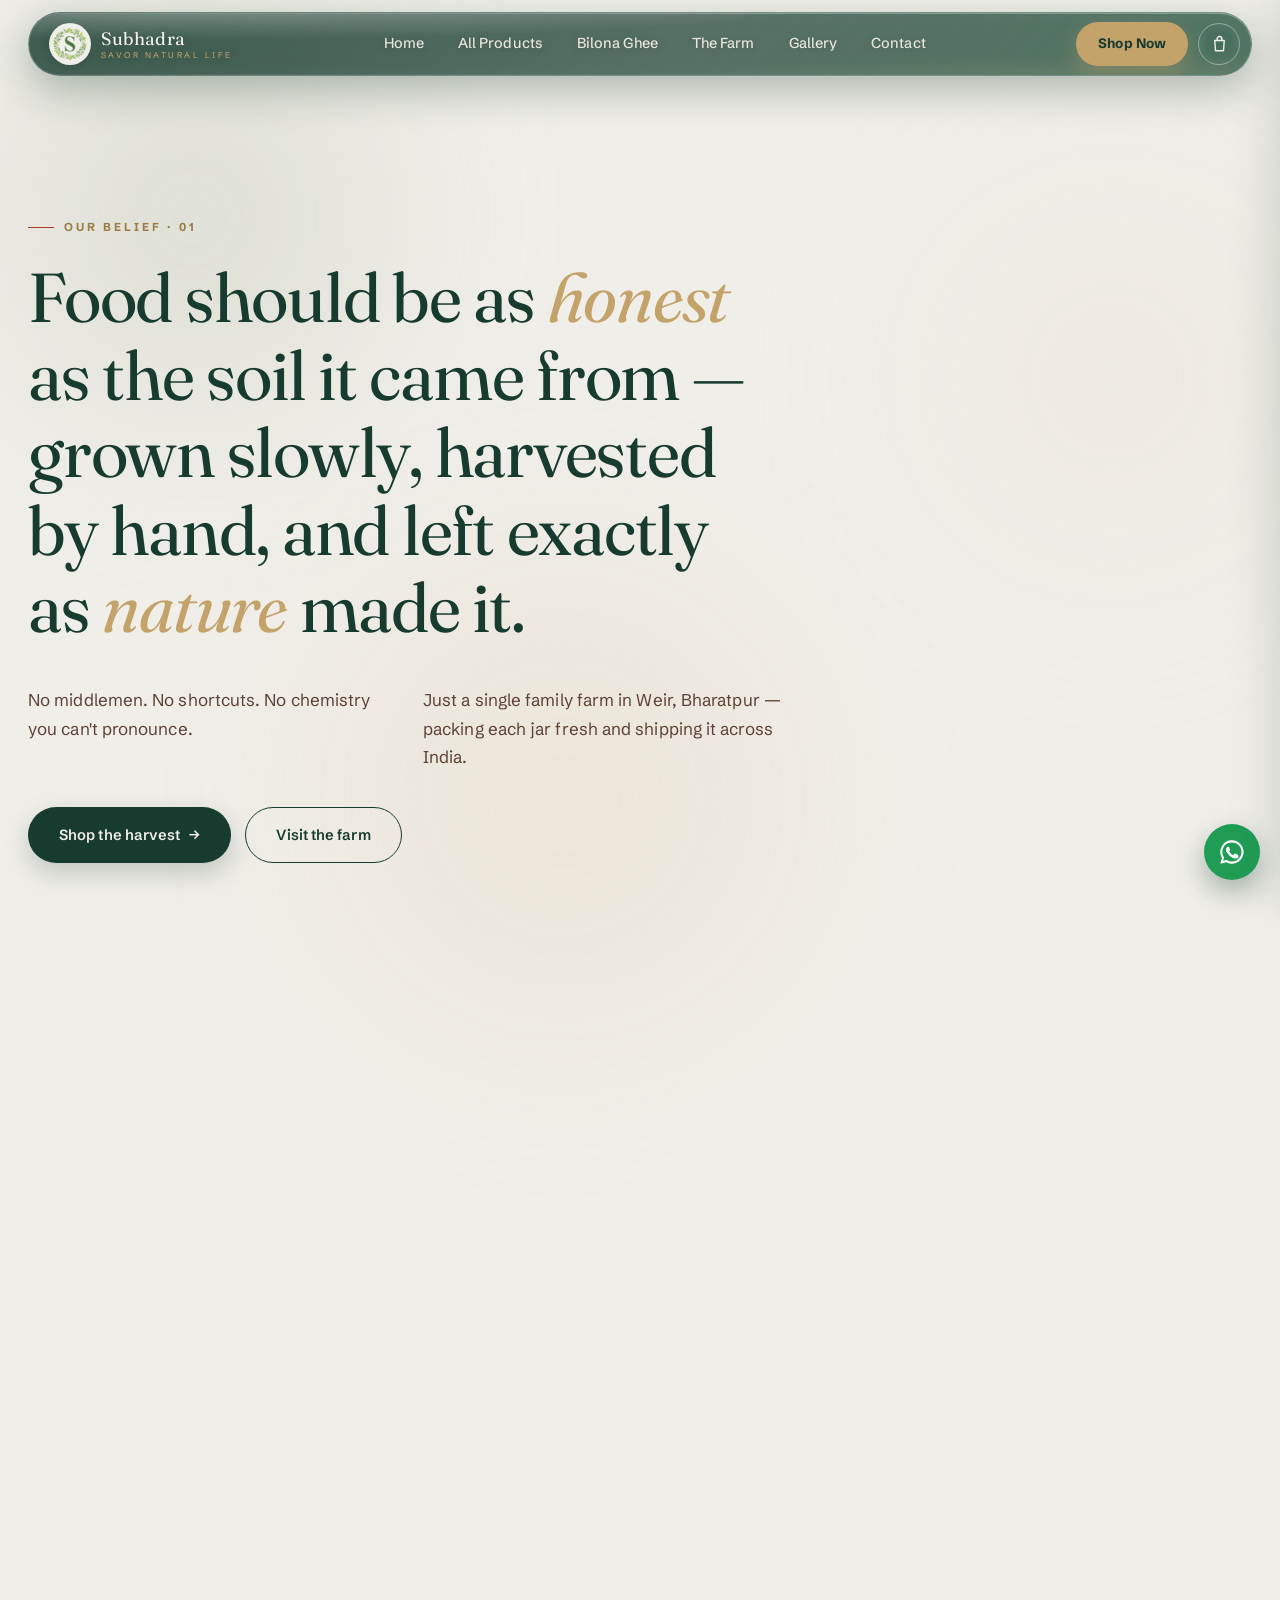
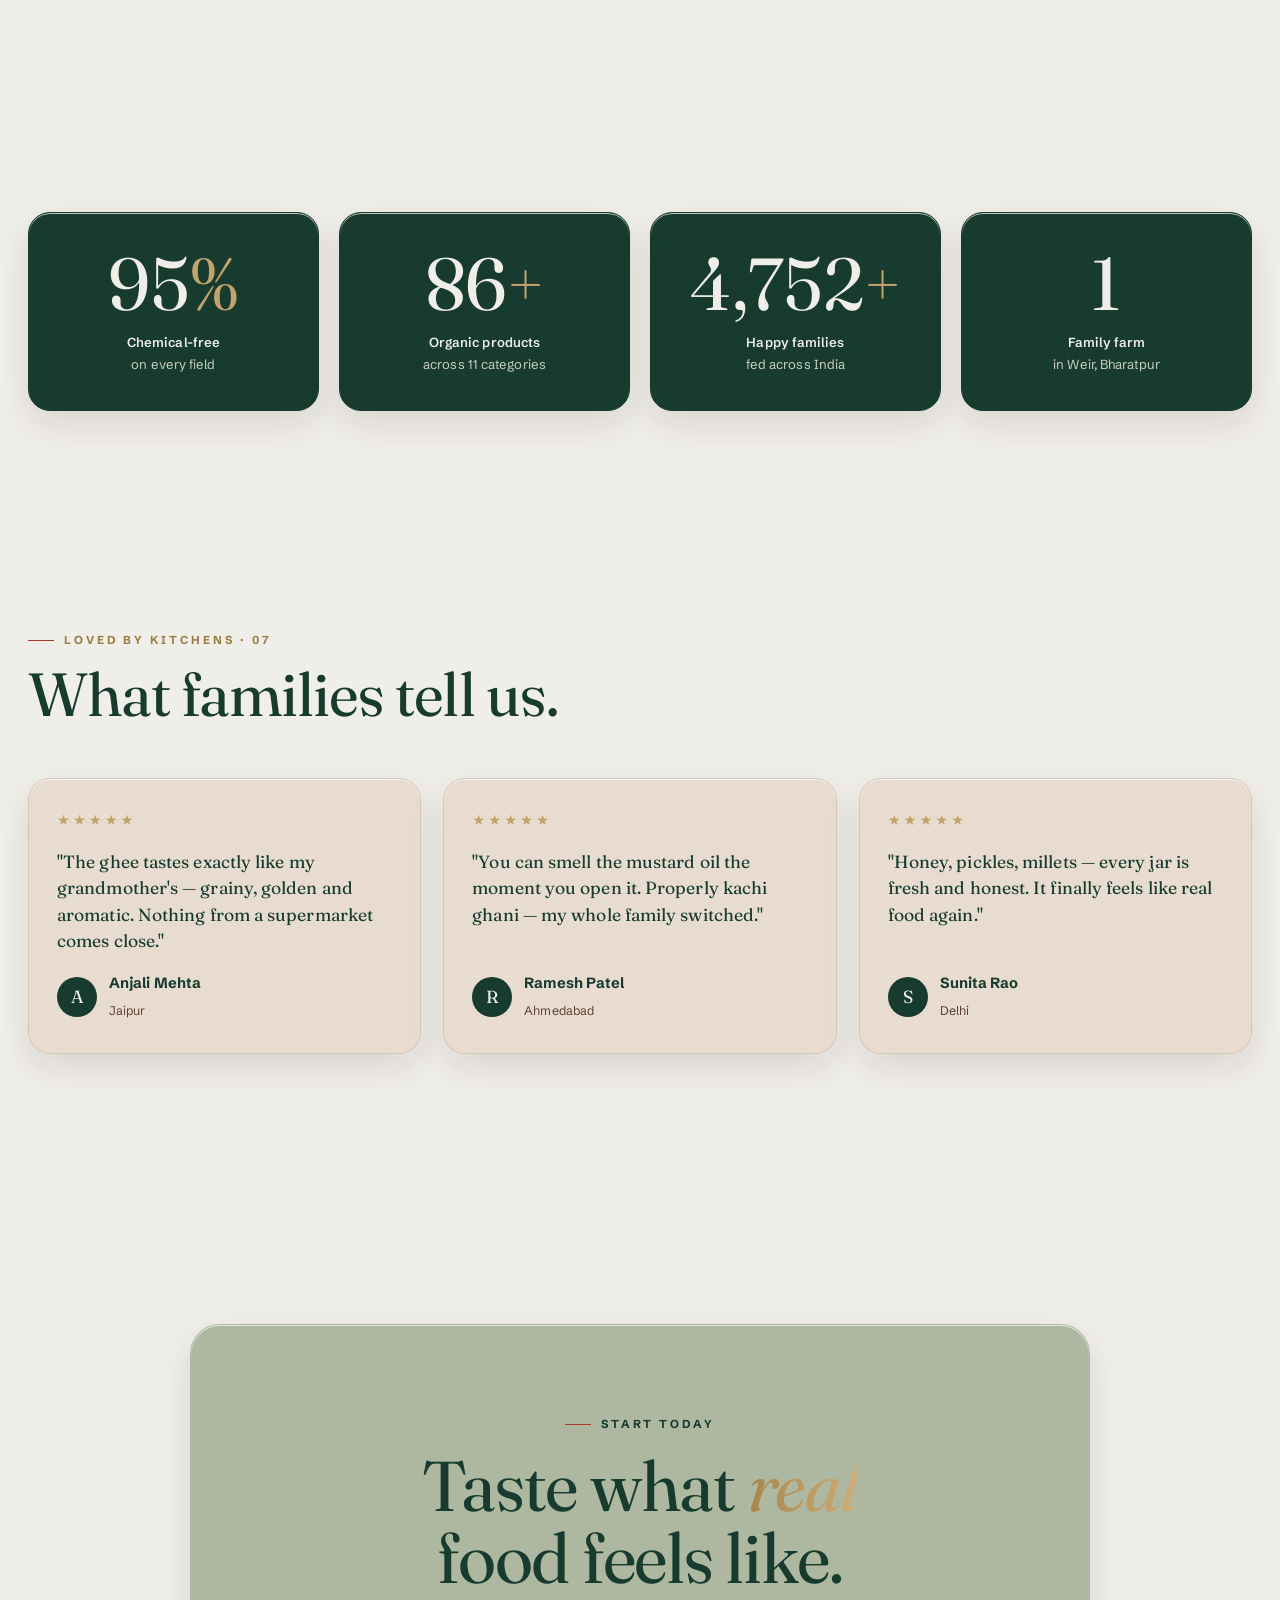
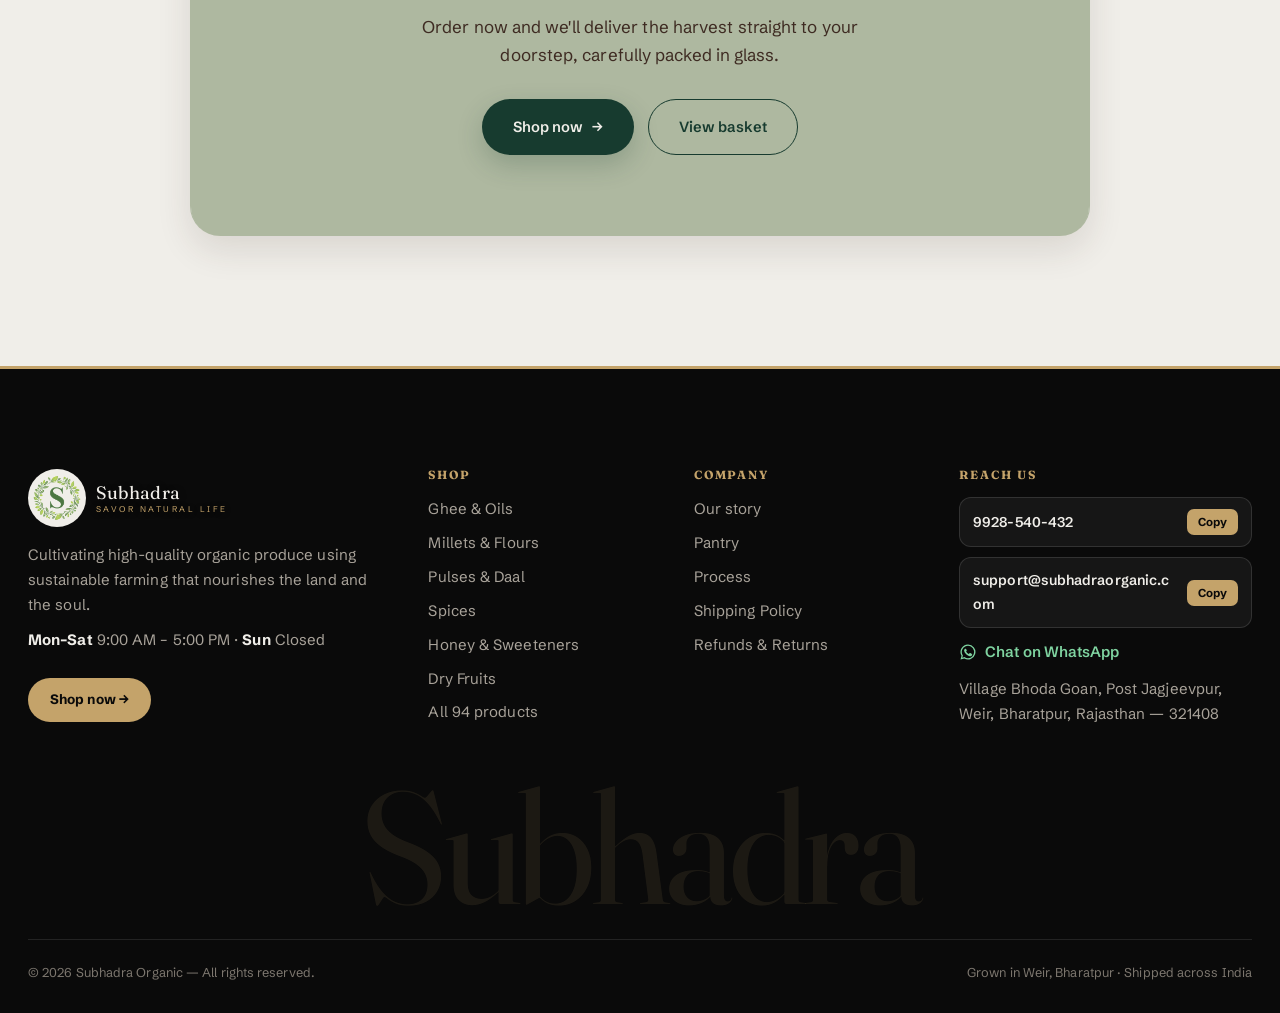
<file: about/index.html>
<!DOCTYPE html>
<html lang="en">
<meta charset="utf-8">
<meta name="viewport" content="width=device-width, initial-scale=1">
<title>Our Farm &amp; Story — Banwari Lal Maholia | Subhadra Organic</title>
<meta name="description" content="Subhadra Organic is a family farm in Weir, Bharatpur, Rajasthan, founded by Banwari Lal Maholia. Natural farming, no chemicals, and food traced from our soil to your kitchen.">
<link rel="canonical" href="https://subhadraorganic.com/about/">
<meta name="theme-color" content="#173B2F">
<meta name="robots" content="index,follow,max-image-preview:large,max-snippet:-1,max-video-preview:-1">
<meta name="author" content="Subhadra Organic">
<meta name="geo.region" content="IN-RJ">
<meta name="geo.placename" content="Bharatpur, Rajasthan">

<meta property="og:type" content="article">
<meta property="og:site_name" content="Subhadra Organic">
<meta property="og:locale" content="en_IN">
<meta property="og:title" content="Our Farm &amp; Story — Banwari Lal Maholia | Subhadra Organic">
<meta property="og:description" content="Subhadra Organic is a family farm in Weir, Bharatpur, Rajasthan, founded by Banwari Lal Maholia. Natural farming, no chemicals, and food traced from our soil to your kitchen.">
<meta property="og:url" content="https://subhadraorganic.com/about/">
<meta property="og:image" content="https://subhadraorganic.com/assets/img/521cba3567.jpg">
<meta property="og:image:width" content="1200">
<meta property="og:image:height" content="675">
<meta property="og:image:type" content="image/jpeg">
<meta property="og:image:alt" content="A jar of Subhadra Organic ghee with bowls of spices and grains, on a farm table at sunrise">

<meta name="twitter:card" content="summary_large_image">
<meta name="twitter:title" content="Our Farm &amp; Story — Banwari Lal Maholia | Subhadra Organic">
<meta name="twitter:description" content="Subhadra Organic is a family farm in Weir, Bharatpur, Rajasthan, founded by Banwari Lal Maholia. Natural farming, no chemicals, and food traced from our soil to your kitchen.">
<meta name="twitter:image" content="https://subhadraorganic.com/assets/img/521cba3567.jpg">

<link rel="icon" type="image/png" href="/assets/img/c11d36d24b.png">
<link rel="apple-touch-icon" href="/assets/img/0c7efe35f9.png">
<link rel="manifest" href="/site.webmanifest">
<link rel="preconnect" href="https://fonts.googleapis.com">
<link rel="preconnect" href="https://fonts.gstatic.com" crossorigin>
<link rel="stylesheet" href="https://fonts.googleapis.com/css2?family=Fraunces:ital,opsz,wght@0,9..144,300..500;1,9..144,300..500&family=Schibsted+Grotesk:wght@400;500;600;700&display=swap">
<link rel="stylesheet" href="/assets/site.css">
<script type="application/ld+json">{"@context":"https://schema.org","@type":"Organization","@id":"https://subhadraorganic.com/#organization","name":"Subhadra Organic","alternateName":"Subhadra Organic Farm","url":"https://subhadraorganic.com/","logo":{"@type":"ImageObject","url":"https://subhadraorganic.com/assets/img/e28d66e292.png"},"slogan":"Savor Natural Life","description":"Certified organic A2 Gir bilona ghee, cold-pressed oils, raw honey, millets, pulses, spices and dry fruits from a family farm in Bharatpur, Rajasthan.","email":"support@subhadraorganic.com","telephone":"+91-9928540432","address":{"@type":"PostalAddress","streetAddress":"Village Bhoda Goan, Post Jagjeevpur, Weir","addressLocality":"Bharatpur","addressRegion":"Rajasthan","postalCode":"321408","addressCountry":"IN"},"founder":{"@type":"Person","name":"Banwari Lal Maholia"},"areaServed":{"@type":"Country","name":"India"}}</script>
<script type="application/ld+json">{"@context":"https://schema.org","@type":"LocalBusiness","@id":"https://subhadraorganic.com/#localbusiness","name":"Subhadra Organic","image":"https://subhadraorganic.com/assets/img/521cba3567.jpg","url":"https://subhadraorganic.com/","telephone":"+91-9928540432","priceRange":"₹₹","address":{"@type":"PostalAddress","streetAddress":"Village Bhoda Goan, Post Jagjeevpur, Weir","addressLocality":"Bharatpur","addressRegion":"Rajasthan","postalCode":"321408","addressCountry":"IN"},"openingHoursSpecification":[{"@type":"OpeningHoursSpecification","dayOfWeek":["Monday","Tuesday","Wednesday","Thursday","Friday","Saturday"],"opens":"09:00","closes":"17:00"}]}</script>
<script type="application/ld+json">{"@context":"https://schema.org","@type":"BreadcrumbList","itemListElement":[{"@type":"ListItem","position":1,"name":"Home","item":"https://subhadraorganic.com/"},{"@type":"ListItem","position":2,"name":"The Farm","item":"https://subhadraorganic.com/about/"}]}</script>
<script type="application/ld+json">{"@context":"https://schema.org","@type":"AboutPage","name":"Our Farm & Story","url":"https://subhadraorganic.com/about/"}</script>

<body class="inner">
</noscript>
<div id="jswarn" style="position:fixed;left:12px;right:12px;bottom:12px;z-index:999;background:#5C4033;color:#fff;padding:12px 16px;border-radius:12px;font:600 14px/1.45 system-ui,sans-serif;text-align:center;box-shadow:0 10px 30px rgba(0,0,0,.3)">Animations are blocked in this viewer (scripts are not running). Right-click the file → Open with → Google Chrome.</div>
<div class="bgfx" aria-hidden="true"></div>
<div class="orb a" aria-hidden="true"></div>
<div class="orb b" aria-hidden="true"></div>
<div class="orb c" aria-hidden="true"></div>

<div class="pre" id="pre" aria-hidden="true"><div><div class="pw"><span>Subhadra</span></div><div class="pct"><span id="pct">0</span> — SAVOR NATURAL LIFE</div></div></div>

<header id="hdr">
  <div class="wrap">
    <div class="navbar liquid">
      <a class="brand" href="/"><img src="/assets/img/e28d66e292.png" alt="Subhadra Organic"><span class="bt">Subhadra<small>Savor Natural Life</small></span></a>
      <nav class="links" id="navlinks"><span class="nav-ind" id="navInd" aria-hidden="true"></span>
        <a href="/">Home</a><a href="/products/">All Products</a><a href="/bilona-ghee/">Bilona Ghee</a><a href="/about/" aria-current="page">The Farm</a><a href="/gallery/">Gallery</a><a href="/contact/">Contact</a>
      </nav>
      <div class="nav-r"><span class="magnet"><a class="cartbtn" href="/#shop">Shop Now</a></span>
        <button class="cartico" id="cartBtn" aria-label="Open cart"><svg viewBox="0 0 24 24" fill="none" stroke="currentColor" stroke-width="1.8" stroke-linecap="round" stroke-linejoin="round"><path d="M6 7h12l-1 13H7L6 7z"/><path d="M9 7V5a3 3 0 0 1 6 0v2"/></svg><span class="badge" id="cartCount">0</span></button>
        <button class="menu-btn" id="menuBtn" aria-label="Open menu" aria-expanded="false">☰</button></div>
    </div>
  </div>
</header>

<a id="top"></a>


<!-- MANIFESTO -->
<section class="band manifesto" id="story">
  <div class="wrap">
    <span class="eyebrow" data-rev>Our belief · 01</span>
    <h1 id="mtext" data-keys="honest nature" style="margin-top:22px;">Food should be as honest as the soil it came from — grown slowly, harvested by hand, and left exactly as nature made it.</h1>
    <div class="foot">
      <p data-rev data-d="1">No middlemen. No shortcuts. No chemistry you can't pronounce.</p>
      <p data-rev data-d="2">Just a single family farm in Weir, Bharatpur — packing each jar fresh and shipping it across India.</p>
    </div>
    <div class="mcta" data-rev data-d="3"><a class="btn fill" href="/#shop">Shop the harvest <span class="ar">→</span></a><a class="btn line" href="#about">Visit the farm</a></div>
  </div>
</section>


<!-- ABOUT -->
<section class="band" id="about">
  <div class="wrap about">
    <div class="media" data-rev><img src="/assets/img/f60592cda7.webp" alt="A jar of fresh A2 Gir bilona ghee from the Subhadra farm"></div>
    <div>
      <span class="eyebrow" data-rev>Our roots · 08</span>
      <h2 data-rev data-d="1">Farmed with patience,<br>not <span class="shimmer">pressure.</span></h2>
      <p data-rev data-d="2">Subhadra Organic began with a simple belief — that the food on your table should be grown as honestly as the soil it came from. Every product is cultivated using sustainable, chemical-free methods on our fields in Weir, Bharatpur, then packed and shipped across India.</p>
      <p data-rev data-d="3">No middlemen, no artificial shortcuts. Just the taste your body remembers.</p>
      <div class="sign" data-rev data-d="4">— The Subhadra Farm family</div>
    </div>
  </div>
</section>


<!-- STATS -->
<section class="band" style="padding-block:clamp(40px,6vw,70px);">
  <div class="wrap">
    <div class="stats">
      <div class="stat glass" data-rev><div class="num"><span class="count" data-to="100">0</span><span class="suf">%</span></div><div class="cap"><b>Chemical-free</b><br>on every field</div></div>
      <div class="stat glass" data-rev data-d="1"><div class="num"><span class="count" data-to="90">0</span><span class="suf">+</span></div><div class="cap"><b>Organic products</b><br>across 11 categories</div></div>
      <div class="stat glass" data-rev data-d="2"><div class="num"><span class="count" data-to="5000">0</span><span class="suf">+</span></div><div class="cap"><b>Happy families</b><br>fed across India</div></div>
      <div class="stat glass" data-rev data-d="3"><div class="num"><span class="count" data-to="1">0</span></div><div class="cap"><b>Family farm</b><br>in Weir, Bharatpur</div></div>
    </div>
  </div>
</section>


<!-- TESTIMONIALS -->
<section class="band">
  <div class="wrap">
    <div class="shead"><div><span class="eyebrow" data-rev>Loved by kitchens · 07</span>
      <h2 class="cascade" style="margin-top:14px;">What families tell us.</h2></div></div>
    <div class="tg">
      <div class="tcard glass" data-rev><div class="stars">★★★★★</div><p>"The ghee tastes exactly like my grandmother's — grainy, golden and aromatic. Nothing from a supermarket comes close."</p><div class="who"><span class="av">A</span><div><b>Anjali Mehta</b><small>Jaipur</small></div></div></div>
      <div class="tcard glass" data-rev data-d="1"><div class="stars">★★★★★</div><p>"You can smell the mustard oil the moment you open it. Properly kachi ghani — my whole family switched."</p><div class="who"><span class="av">R</span><div><b>Ramesh Patel</b><small>Ahmedabad</small></div></div></div>
      <div class="tcard glass" data-rev data-d="2"><div class="stars">★★★★★</div><p>"Honey, pickles, millets — every jar is fresh and honest. It finally feels like real food again."</p><div class="who"><span class="av">S</span><div><b>Sunita Rao</b><small>Delhi</small></div></div></div>
    </div>
  </div>
</section>


<!-- CTA -->
<section class="cta">
  <div class="wrap"><div class="inner glass">
    <span class="eyebrow" data-rev>Start today</span>
    <h2 data-rev data-d="1">Taste what <span class="shimmer">real</span> food feels like.</h2>
    <p data-rev data-d="2">Order now and we'll deliver the harvest straight to your doorstep, carefully packed in glass.</p>
    <div class="ctabtns" data-rev data-d="3"><span class="magnet"><a class="btn fill" href="/#shop">Shop now <span class="ar">→</span></a></span><button class="btn line" data-opencart>View basket</button></div>
  </div></div>
</section>


<!-- FOOTER -->
<footer id="contact">
  <canvas id="smoke" aria-hidden="true"></canvas>
  <div class="wrap">
    <div class="fgrid">
      <div data-rev>
        <a class="brand" href="/" style="margin-bottom:16px;"><img src="/assets/img/e28d66e292.png" alt="Subhadra Organic"><span class="bt">Subhadra<small style="color:var(--accent)">Savor Natural Life</small></span></a>
        <p>Cultivating high-quality organic produce using sustainable farming that nourishes the land and the soul.</p>
        <p style="margin-top:10px;"><b>Mon–Sat</b> 9:00 AM – 5:00 PM · <b>Sun</b> Closed</p>
        <a class="fshop" href="/#shop">Shop now →</a>
      </div>
      <div data-rev data-d="1"><h4>Shop</h4><a href="/products/" data-cat="oils">Ghee &amp; Oils</a><a href="/products/" data-cat="millets">Millets &amp; Flours</a><a href="/products/" data-cat="pulses">Pulses &amp; Daal</a><a href="/products/" data-cat="spices">Spices</a><a href="/products/" data-cat="sweet">Honey &amp; Sweeteners</a><a href="/products/" data-cat="dry">Dry Fruits</a><a href="/products/">All 94 products</a></div>
      <div data-rev data-d="2"><h4>Company</h4><a href="#story">Our story</a><a href="/products/#pantry">Pantry</a><a href="/bilona-ghee/#process">Process</a><a href="/contact/">Shipping Policy</a><a href="/contact/">Refunds &amp; Returns</a></div>
      <div data-rev data-d="3"><h4>Reach us</h4>
        <div class="copyable"><span id="phone">9928-540-432</span><button data-copy="phone">Copy</button></div>
        <div class="copyable"><span id="mail">support@subhadraorganic.com</span><button data-copy="mail">Copy</button></div>
        <a class="fwa" href="https://wa.me/919928540432" target="_blank" rel="noopener"><svg viewBox="0 0 24 24" fill="currentColor" aria-hidden="true"><path d="M12 2a10 10 0 0 0-8.6 15.1L2 22l5-1.3A10 10 0 1 0 12 2zm0 18.2c-1.5 0-3-.4-4.3-1.2l-.3-.2-3 .8.8-2.9-.2-.3A8.2 8.2 0 1 1 12 20.2zm4.5-6.1c-.2-.1-1.5-.7-1.7-.8s-.4-.1-.6.1-.7.8-.8 1-.3.2-.5.1a6.7 6.7 0 0 1-3.3-2.9c-.3-.4.3-.4.7-1.4.1-.2 0-.3 0-.4l-.8-1.8c-.2-.5-.4-.4-.6-.4h-.5a1 1 0 0 0-.7.3 3 3 0 0 0-.9 2.2 5.2 5.2 0 0 0 1.1 2.8 11.9 11.9 0 0 0 4.6 4c1.7.7 2.4.8 3.2.7.5-.1 1.5-.6 1.7-1.2s.2-1.1.2-1.2-.2-.2-.4-.3z"/></svg> Chat on WhatsApp</a>
        <p>Village Bhoda Goan, Post Jagjeevpur,<br>Weir, Bharatpur, Rajasthan — 321408</p>
      </div>
    </div>
    <div class="fbig" aria-hidden="true">Subhadra</div>
    <div class="fbot"><span>© 2026 Subhadra Organic — All rights reserved.</span><span>Grown in Weir, Bharatpur · Shipped across India</span></div>
  </div>
</footer>


<div class="scrim" id="scrim"></div>
<aside class="drawer" id="drawer" aria-label="Your basket" aria-hidden="true">
  <div class="dh"><h3>Your basket</h3><button class="x" id="dClose" aria-label="Close">✕</button></div>
  <div class="items" id="dItems"></div>
  <div class="df"><div class="tot"><span>Estimated total</span><span id="dTotal">₹0</span></div>
    <div class="note">Starting prices for the smallest pack. Pack sizes and final total are confirmed with you on WhatsApp.</div>
    <button class="btn fill" id="checkout"><svg viewBox="0 0 24 24" fill="currentColor" aria-hidden="true"><path d="M12 2a10 10 0 0 0-8.6 15.1L2 22l5-1.3A10 10 0 1 0 12 2zm0 18.2c-1.5 0-3-.4-4.3-1.2l-.3-.2-3 .8.8-2.9-.2-.3A8.2 8.2 0 1 1 12 20.2zm4.5-6.1c-.2-.1-1.5-.7-1.7-.8s-.4-.1-.6.1-.7.8-.8 1-.3.2-.5.1a6.7 6.7 0 0 1-3.3-2.9c-.3-.4.3-.4.7-1.4.1-.2 0-.3 0-.4l-.8-1.8c-.2-.5-.4-.4-.6-.4h-.5a1 1 0 0 0-.7.3 3 3 0 0 0-.9 2.2 5.2 5.2 0 0 0 1.1 2.8 11.9 11.9 0 0 0 4.6 4c1.7.7 2.4.8 3.2.7.5-.1 1.5-.6 1.7-1.2s.2-1.1.2-1.2-.2-.2-.4-.3z"/></svg> Order on WhatsApp</button></div>
</aside>
<div class="mnav" id="mnav" aria-hidden="true">
  <button class="mclose" id="mClose" aria-label="Close menu">✕</button>
  <nav>
    <a href="/">Home</a><a href="/products/">All Products</a><a href="/bilona-ghee/">Bilona Ghee</a><a href="/about/" aria-current="page">The Farm</a><a href="/gallery/">Gallery</a><a href="/contact/">Contact</a>
  </nav>
  <div class="mcta"><a class="btn gold" href="/products/">Shop now <span class="ar">→</span></a>
    <a class="btn glassbtn" href="https://wa.me/919928540432" target="_blank" rel="noopener"><svg viewBox="0 0 24 24" fill="currentColor" aria-hidden="true"><path d="M12 2a10 10 0 0 0-8.6 15.1L2 22l5-1.3A10 10 0 1 0 12 2zm0 18.2c-1.5 0-3-.4-4.3-1.2l-.3-.2-3 .8.8-2.9-.2-.3A8.2 8.2 0 1 1 12 20.2zm4.5-6.1c-.2-.1-1.5-.7-1.7-.8s-.4-.1-.6.1-.7.8-.8 1-.3.2-.5.1a6.7 6.7 0 0 1-3.3-2.9c-.3-.4.3-.4.7-1.4.1-.2 0-.3 0-.4l-.8-1.8c-.2-.5-.4-.4-.6-.4h-.5a1 1 0 0 0-.7.3 3 3 0 0 0-.9 2.2 5.2 5.2 0 0 0 1.1 2.8 11.9 11.9 0 0 0 4.6 4c1.7.7 2.4.8 3.2.7.5-.1 1.5-.6 1.7-1.2s.2-1.1.2-1.2-.2-.2-.4-.3z"/></svg> WhatsApp us</a></div>
</div>
<a class="wafab" href="https://wa.me/919928540432?text=Hi%20Subhadra%20Organic%2C%20I%27d%20like%20to%20know%20more%20about%20your%20products." target="_blank" rel="noopener" aria-label="Chat on WhatsApp"><svg viewBox="0 0 24 24" fill="currentColor" aria-hidden="true"><path d="M12 2a10 10 0 0 0-8.6 15.1L2 22l5-1.3A10 10 0 1 0 12 2zm0 18.2c-1.5 0-3-.4-4.3-1.2l-.3-.2-3 .8.8-2.9-.2-.3A8.2 8.2 0 1 1 12 20.2zm4.5-6.1c-.2-.1-1.5-.7-1.7-.8s-.4-.1-.6.1-.7.8-.8 1-.3.2-.5.1a6.7 6.7 0 0 1-3.3-2.9c-.3-.4.3-.4.7-1.4.1-.2 0-.3 0-.4l-.8-1.8c-.2-.5-.4-.4-.6-.4h-.5a1 1 0 0 0-.7.3 3 3 0 0 0-.9 2.2 5.2 5.2 0 0 0 1.1 2.8 11.9 11.9 0 0 0 4.6 4c1.7.7 2.4.8 3.2.7.5-.1 1.5-.6 1.7-1.2s.2-1.1.2-1.2-.2-.2-.4-.3z"/></svg></a>
<button class="totop" id="toTop" aria-label="Back to top">↑</button>
<div class="toast" id="toast"><span id="toastTxt">Added</span><button data-opencart>View basket</button></div>



<script src="/assets/site.js" defer></script>
</body>
</html>
</file>
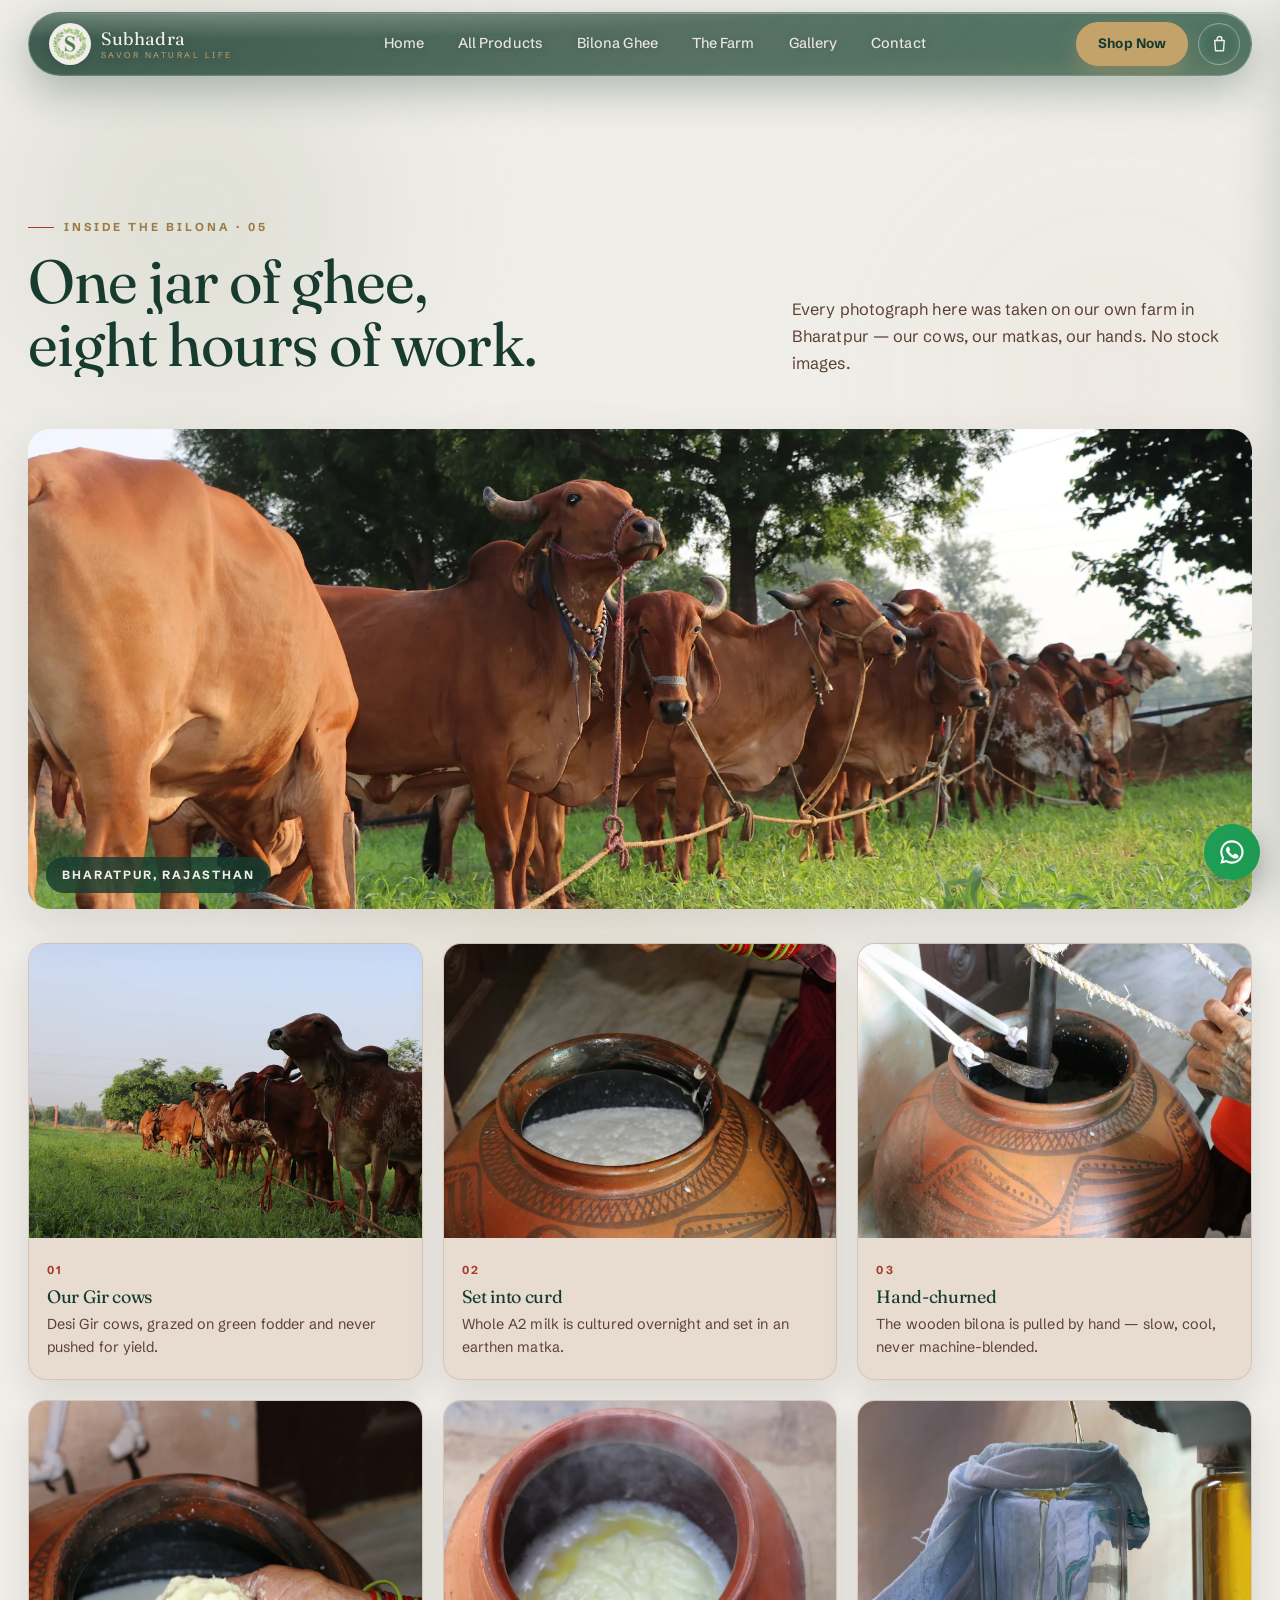
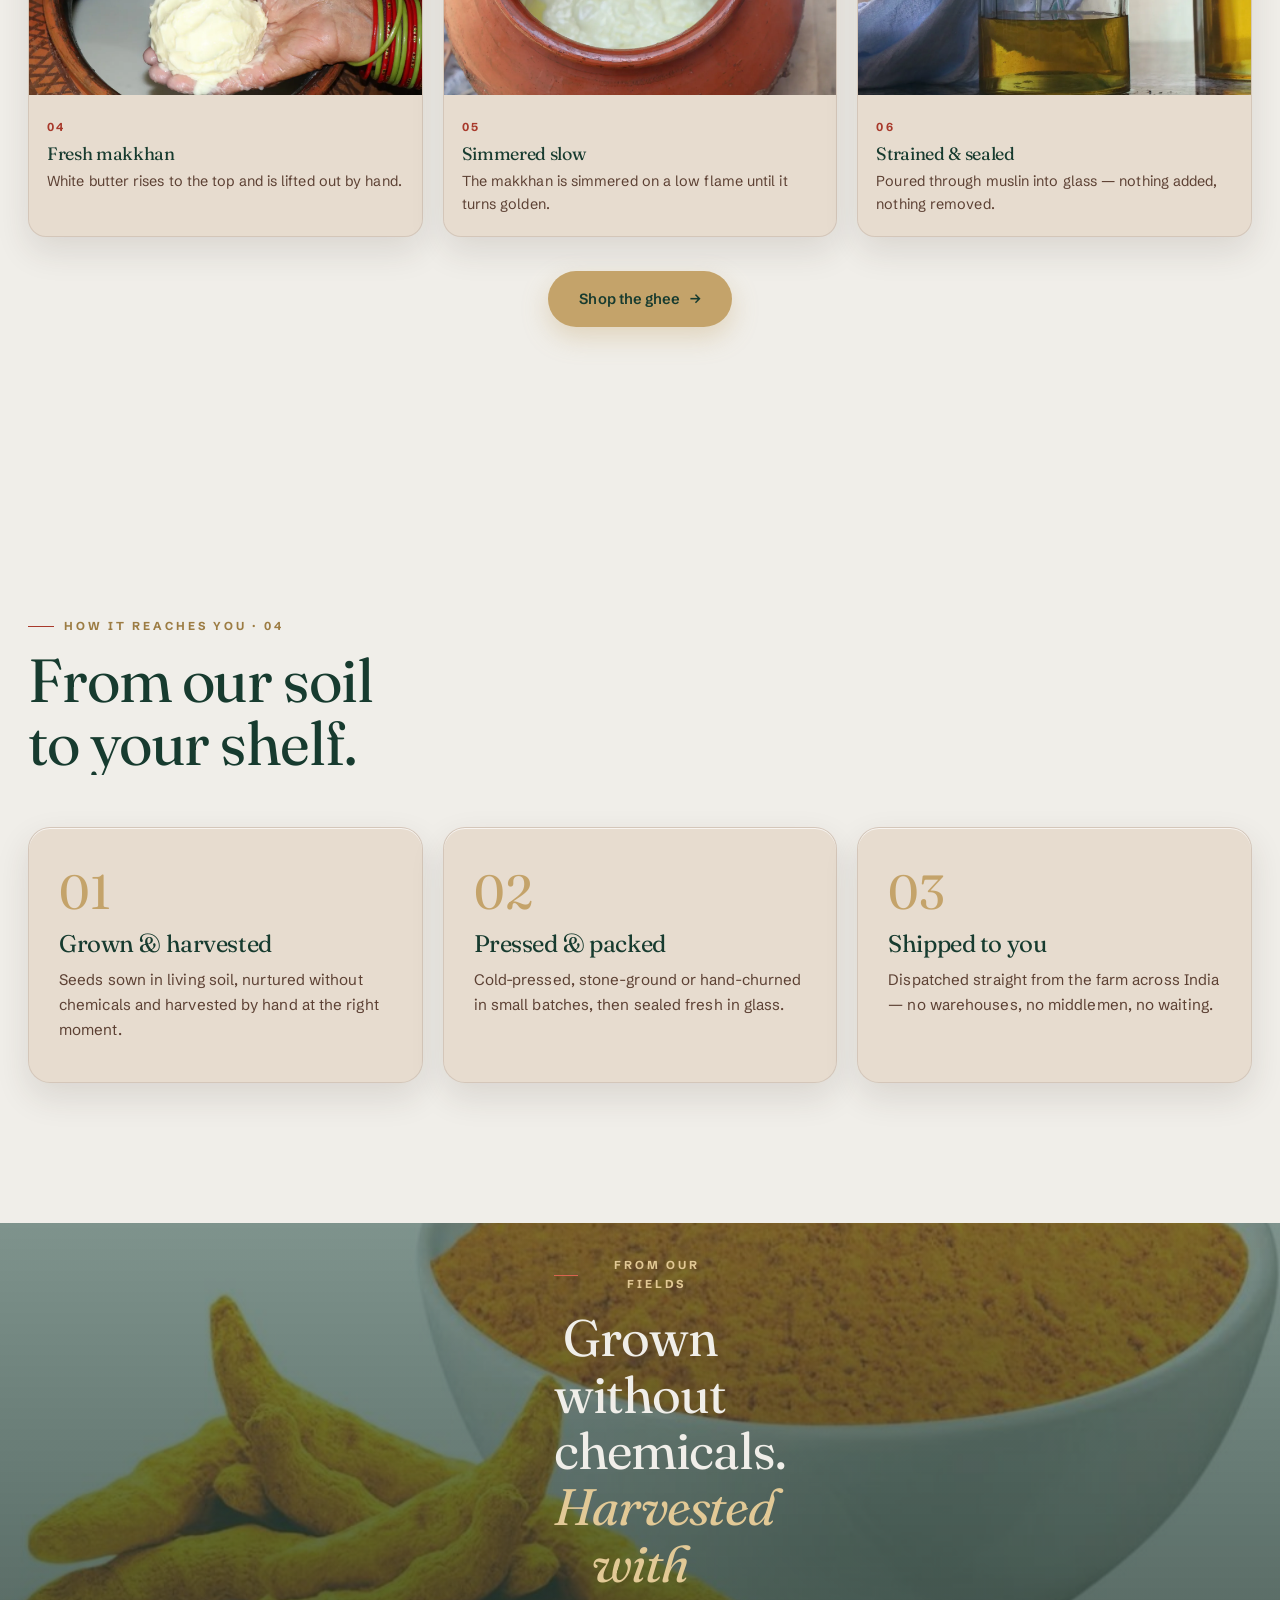
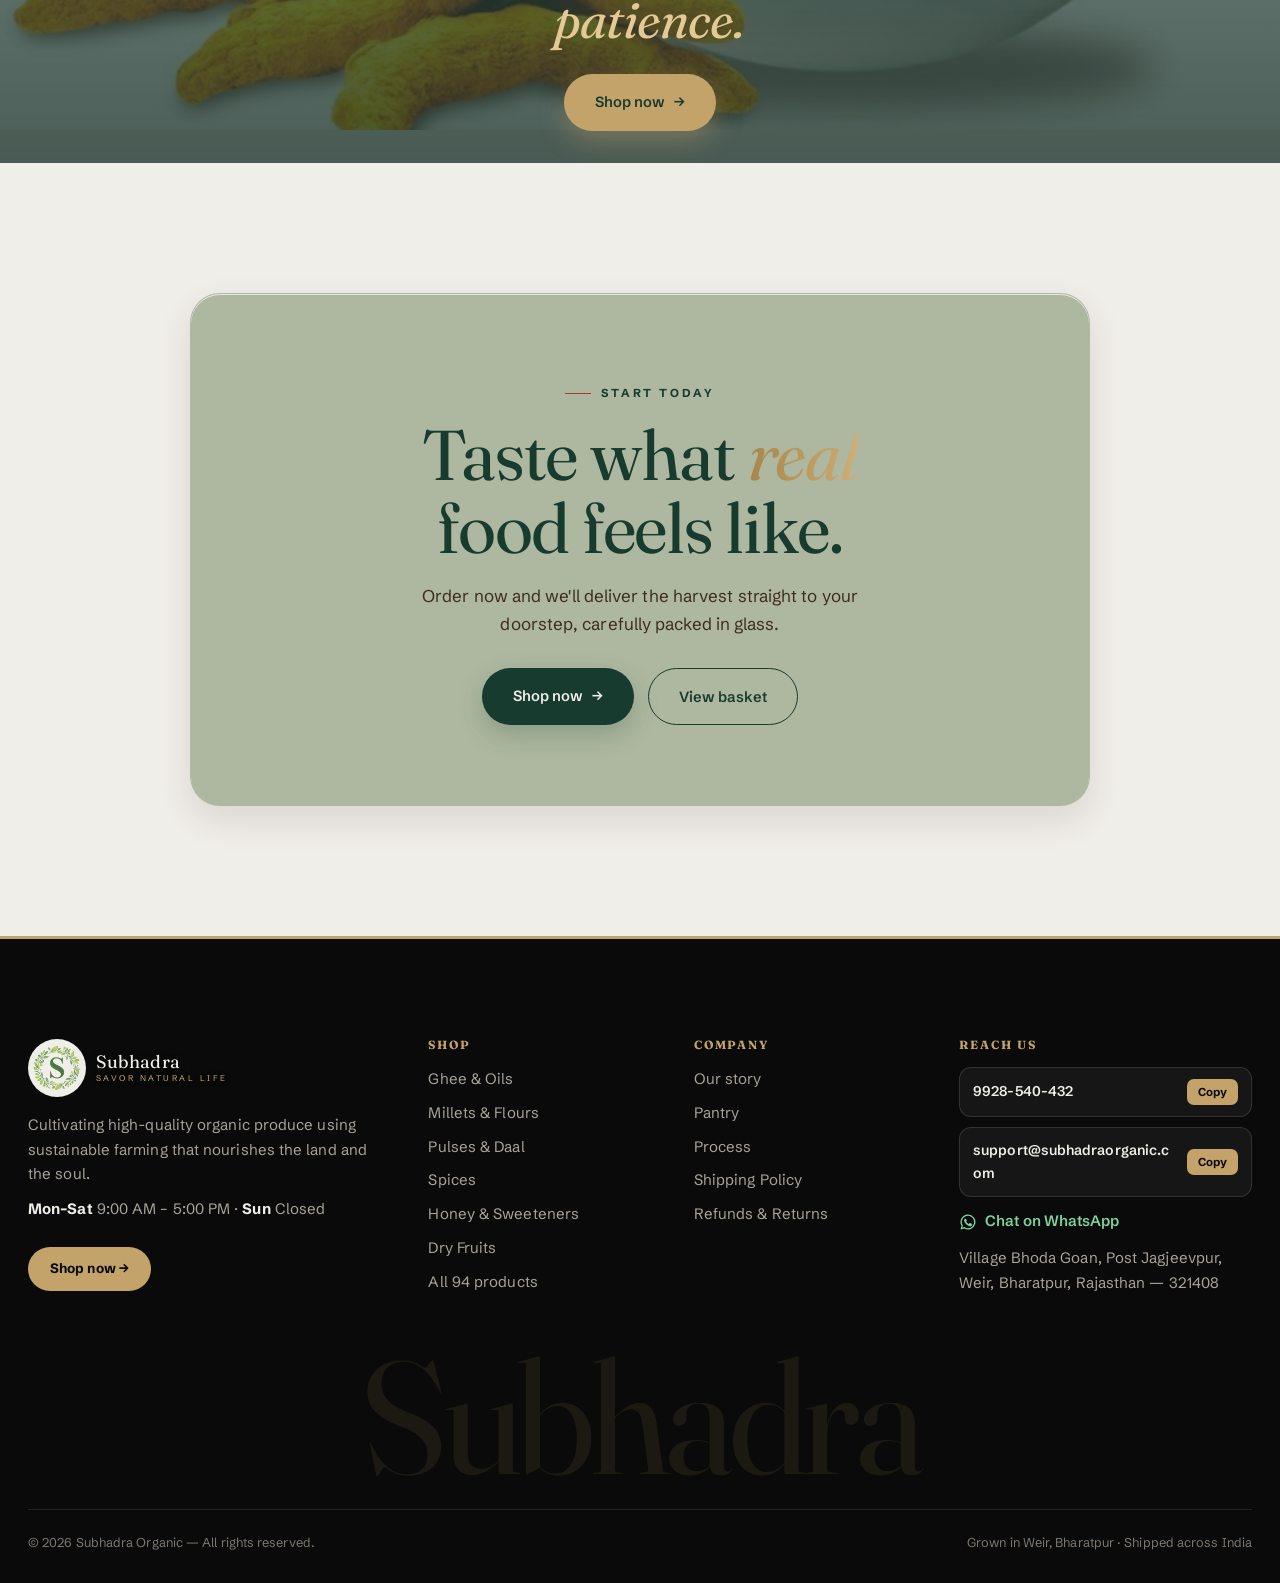
<file: bilona-ghee/index.html>
<!DOCTYPE html>
<html lang="en">
<meta charset="utf-8">
<meta name="viewport" content="width=device-width, initial-scale=1">
<title>A2 Gir Bilona Ghee — How We Make It | Subhadra Organic</title>
<meta name="description" content="Hand-churned A2 Gir bilona ghee from Bharatpur. See every step: desi Gir cows, curd set in earthen matkas, the wooden bilona, fresh makkhan, slow simmering and straining into glass.">
<link rel="canonical" href="https://subhadraorganic.com/bilona-ghee/">
<meta name="theme-color" content="#173B2F">
<meta name="robots" content="index,follow,max-image-preview:large,max-snippet:-1,max-video-preview:-1">
<meta name="author" content="Subhadra Organic">
<meta name="geo.region" content="IN-RJ">
<meta name="geo.placename" content="Bharatpur, Rajasthan">

<meta property="og:type" content="article">
<meta property="og:site_name" content="Subhadra Organic">
<meta property="og:locale" content="en_IN">
<meta property="og:title" content="A2 Gir Bilona Ghee — How We Make It | Subhadra Organic">
<meta property="og:description" content="Hand-churned A2 Gir bilona ghee from Bharatpur. See every step: desi Gir cows, curd set in earthen matkas, the wooden bilona, fresh makkhan, slow simmering and straining into glass.">
<meta property="og:url" content="https://subhadraorganic.com/bilona-ghee/">
<meta property="og:image" content="https://subhadraorganic.com/assets/img/og-bilona.jpg">
<meta property="og:image:width" content="1200">
<meta property="og:image:height" content="674">
<meta property="og:image:type" content="image/jpeg">
<meta property="og:image:alt" content="Hand churning curd in an earthen matka to make bilona ghee">

<meta name="twitter:card" content="summary_large_image">
<meta name="twitter:title" content="A2 Gir Bilona Ghee — How We Make It | Subhadra Organic">
<meta name="twitter:description" content="Hand-churned A2 Gir bilona ghee from Bharatpur. See every step: desi Gir cows, curd set in earthen matkas, the wooden bilona, fresh makkhan, slow simmering and straining into glass.">
<meta name="twitter:image" content="https://subhadraorganic.com/assets/img/og-bilona.jpg">

<link rel="icon" type="image/png" href="/assets/img/c11d36d24b.png">
<link rel="apple-touch-icon" href="/assets/img/0c7efe35f9.png">
<link rel="manifest" href="/site.webmanifest">
<link rel="preconnect" href="https://fonts.googleapis.com">
<link rel="preconnect" href="https://fonts.gstatic.com" crossorigin>
<link rel="stylesheet" href="https://fonts.googleapis.com/css2?family=Fraunces:ital,opsz,wght@0,9..144,300..500;1,9..144,300..500&family=Schibsted+Grotesk:wght@400;500;600;700&display=swap">
<link rel="stylesheet" href="/assets/site.css">
<script type="application/ld+json">{"@context":"https://schema.org","@type":"Organization","@id":"https://subhadraorganic.com/#organization","name":"Subhadra Organic","alternateName":"Subhadra Organic Farm","url":"https://subhadraorganic.com/","logo":{"@type":"ImageObject","url":"https://subhadraorganic.com/assets/img/e28d66e292.png"},"slogan":"Savor Natural Life","description":"Certified organic A2 Gir bilona ghee, cold-pressed oils, raw honey, millets, pulses, spices and dry fruits from a family farm in Bharatpur, Rajasthan.","email":"support@subhadraorganic.com","telephone":"+91-9928540432","address":{"@type":"PostalAddress","streetAddress":"Village Bhoda Goan, Post Jagjeevpur, Weir","addressLocality":"Bharatpur","addressRegion":"Rajasthan","postalCode":"321408","addressCountry":"IN"},"founder":{"@type":"Person","name":"Banwari Lal Maholia"},"areaServed":{"@type":"Country","name":"India"}}</script>
<script type="application/ld+json">{"@context":"https://schema.org","@type":"BreadcrumbList","itemListElement":[{"@type":"ListItem","position":1,"name":"Home","item":"https://subhadraorganic.com/"},{"@type":"ListItem","position":2,"name":"Bilona Ghee","item":"https://subhadraorganic.com/bilona-ghee/"}]}</script>
<script type="application/ld+json">{"@context":"https://schema.org","@type":"HowTo","name":"How Subhadra Organic makes A2 Gir bilona ghee","description":"The traditional bilona method, step by step, on our farm in Bharatpur, Rajasthan.","totalTime":"PT8H","step":[{"@type":"HowToStep","position":1,"name":"Our Gir cows","text":"Desi Gir cows, grazed on green fodder and never pushed for yield."},{"@type":"HowToStep","position":2,"name":"Set into curd","text":"Whole A2 milk is cultured overnight and set in an earthen matka."},{"@type":"HowToStep","position":3,"name":"Hand-churned","text":"The wooden bilona is pulled by hand — slow, cool, never machine-blended."},{"@type":"HowToStep","position":4,"name":"Fresh makkhan","text":"White butter rises to the top and is lifted out by hand."},{"@type":"HowToStep","position":5,"name":"Simmered slow","text":"The makkhan is simmered on a low flame until it turns golden."},{"@type":"HowToStep","position":6,"name":"Strained and sealed","text":"Poured through muslin into glass — nothing added, nothing removed."}]}</script>
<script type="application/ld+json">{"@context":"https://schema.org","@type":"FAQPage","mainEntity":[{"@type":"Question","name":"What is bilona ghee?","acceptedAnswer":{"@type":"Answer","text":"Bilona ghee is made by culturing whole milk into curd, hand-churning that curd with a wooden bilona to lift out makkhan (white butter), then simmering the makkhan slowly into ghee. It is not made by boiling cream."}},{"@type":"Question","name":"What makes A2 Gir ghee different?","acceptedAnswer":{"@type":"Answer","text":"It comes from indigenous Gir cows, whose milk carries the A2 beta-casein protein. Subhadra Organic's Gir cows graze on green fodder and are not pushed for yield."}},{"@type":"Question","name":"Where is Subhadra Organic ghee made?","acceptedAnswer":{"@type":"Answer","text":"On the family farm at Village Bhoda Goan, Post Jagjeevpur, Weir, Bharatpur, Rajasthan — 321408."}}]}</script>

<body class="inner">
</noscript>
<div id="jswarn" style="position:fixed;left:12px;right:12px;bottom:12px;z-index:999;background:#5C4033;color:#fff;padding:12px 16px;border-radius:12px;font:600 14px/1.45 system-ui,sans-serif;text-align:center;box-shadow:0 10px 30px rgba(0,0,0,.3)">Animations are blocked in this viewer (scripts are not running). Right-click the file → Open with → Google Chrome.</div>
<div class="bgfx" aria-hidden="true"></div>
<div class="orb a" aria-hidden="true"></div>
<div class="orb b" aria-hidden="true"></div>
<div class="orb c" aria-hidden="true"></div>

<div class="pre" id="pre" aria-hidden="true"><div><div class="pw"><span>Subhadra</span></div><div class="pct"><span id="pct">0</span> — SAVOR NATURAL LIFE</div></div></div>

<header id="hdr">
  <div class="wrap">
    <div class="navbar liquid">
      <a class="brand" href="/"><img src="/assets/img/e28d66e292.png" alt="Subhadra Organic"><span class="bt">Subhadra<small>Savor Natural Life</small></span></a>
      <nav class="links" id="navlinks"><span class="nav-ind" id="navInd" aria-hidden="true"></span>
        <a href="/">Home</a><a href="/products/">All Products</a><a href="/bilona-ghee/" aria-current="page">Bilona Ghee</a><a href="/about/">The Farm</a><a href="/gallery/">Gallery</a><a href="/contact/">Contact</a>
      </nav>
      <div class="nav-r"><span class="magnet"><a class="cartbtn" href="/#shop">Shop Now</a></span>
        <button class="cartico" id="cartBtn" aria-label="Open cart"><svg viewBox="0 0 24 24" fill="none" stroke="currentColor" stroke-width="1.8" stroke-linecap="round" stroke-linejoin="round"><path d="M6 7h12l-1 13H7L6 7z"/><path d="M9 7V5a3 3 0 0 1 6 0v2"/></svg><span class="badge" id="cartCount">0</span></button>
        <button class="menu-btn" id="menuBtn" aria-label="Open menu" aria-expanded="false">☰</button></div>
    </div>
  </div>
</header>

<a id="top"></a>


<!-- BILONA STORY -->
<section class="band bilona" id="bilona">
  <div class="wrap">
    <div class="shead"><div><span class="eyebrow" data-rev>Inside the bilona &middot; 05</span>
      <h1 class="lines" style="margin-top:14px;"><span class="ln"><span>One jar of ghee,</span></span><span class="ln"><span>eight hours of work.</span></span></h1></div>
      <p class="bintro" data-rev>Every photograph here was taken on our own farm in Bharatpur &mdash; our cows, our matkas, our hands. No stock images.</p>
    </div>
    <div class="blead" data-rev><img src="/assets/img/ab8bbcdb15.webp" alt="Gir cows grazing at Subhadra Organic farm" loading="lazy">
      <div class="bcap"><span>Bharatpur, Rajasthan</span></div>
    </div>
    <div class="bstrip">
      <figure class="bcard glass" data-rev><div class="bim"><img src="/assets/img/40b3ed8934.webp" alt="Our Gir cows" loading="lazy"></div><figcaption><span class="bn">01</span><h3>Our Gir cows</h3><p>Desi Gir cows, grazed on green fodder and never pushed for yield.</p></figcaption></figure>
      <figure class="bcard glass" data-rev data-d="1"><div class="bim"><img src="/assets/img/effecd84bc.webp" alt="Set into curd" loading="lazy"></div><figcaption><span class="bn">02</span><h3>Set into curd</h3><p>Whole A2 milk is cultured overnight and set in an earthen matka.</p></figcaption></figure>
      <figure class="bcard glass" data-rev data-d="2"><div class="bim"><img src="/assets/img/1cef9911d0.webp" alt="Hand-churned" loading="lazy"></div><figcaption><span class="bn">03</span><h3>Hand-churned</h3><p>The wooden bilona is pulled by hand — slow, cool, never machine-blended.</p></figcaption></figure>
      <figure class="bcard glass" data-rev data-d="3"><div class="bim"><img src="/assets/img/0576a4871a.webp" alt="Fresh makkhan" loading="lazy"></div><figcaption><span class="bn">04</span><h3>Fresh makkhan</h3><p>White butter rises to the top and is lifted out by hand.</p></figcaption></figure>
      <figure class="bcard glass" data-rev data-d="3"><div class="bim"><img src="/assets/img/39ddd9980f.webp" alt="Simmered slow" loading="lazy"></div><figcaption><span class="bn">05</span><h3>Simmered slow</h3><p>The makkhan is simmered on a low flame until it turns golden.</p></figcaption></figure>
      <figure class="bcard glass" data-rev data-d="3"><div class="bim"><img src="/assets/img/04d7b00ca5.webp" alt="Strained & sealed" loading="lazy"></div><figcaption><span class="bn">06</span><h3>Strained & sealed</h3><p>Poured through muslin into glass — nothing added, nothing removed.</p></figcaption></figure>
    </div>
    <div class="bfoot" data-rev><a class="btn gold" href="/#shop">Shop the ghee <span class="ar">&rarr;</span></a></div>
  </div>
</section>


<!-- PROCESS -->
<section class="band" id="process">
  <div class="wrap">
    <div class="shead"><div><span class="eyebrow" data-rev>How it reaches you · 04</span>
      <h2 class="lines" style="margin-top:14px;"><span class="ln"><span>From our soil</span></span><span class="ln"><span>to your shelf.</span></span></h2></div></div>
    <div class="proc">
      <div class="pcell glass" data-rev><div class="pn">01</div><h3>Grown &amp; harvested</h3><p>Seeds sown in living soil, nurtured without chemicals and harvested by hand at the right moment.</p></div>
      <div class="pcell glass" data-rev data-d="1"><div class="pn">02</div><h3>Pressed &amp; packed</h3><p>Cold-pressed, stone-ground or hand-churned in small batches, then sealed fresh in glass.</p></div>
      <div class="pcell glass" data-rev data-d="2"><div class="pn">03</div><h3>Shipped to you</h3><p>Dispatched straight from the farm across India — no warehouses, no middlemen, no waiting.</p></div>
    </div>
  </div>
</section>



<!-- PARALLAX BREAK -->
<section class="brk">
  <div class="bg"><img id="brkImg" src="/assets/img/31448b361f.jpg" alt="Turmeric"></div>
  <div class="cap">
    <span class="eyebrow">From our fields</span>
    <h2>Grown without chemicals.<br><em>Harvested with patience.</em></h2>
    <a class="btn gold" href="/#shop">Shop now <span class="ar">→</span></a>
  </div>
</section>


<!-- CTA -->
<section class="cta">
  <div class="wrap"><div class="inner glass">
    <span class="eyebrow" data-rev>Start today</span>
    <h2 data-rev data-d="1">Taste what <span class="shimmer">real</span> food feels like.</h2>
    <p data-rev data-d="2">Order now and we'll deliver the harvest straight to your doorstep, carefully packed in glass.</p>
    <div class="ctabtns" data-rev data-d="3"><span class="magnet"><a class="btn fill" href="/#shop">Shop now <span class="ar">→</span></a></span><button class="btn line" data-opencart>View basket</button></div>
  </div></div>
</section>


<!-- FOOTER -->
<footer id="contact">
  <canvas id="smoke" aria-hidden="true"></canvas>
  <div class="wrap">
    <div class="fgrid">
      <div data-rev>
        <a class="brand" href="/" style="margin-bottom:16px;"><img src="/assets/img/e28d66e292.png" alt="Subhadra Organic"><span class="bt">Subhadra<small style="color:var(--accent)">Savor Natural Life</small></span></a>
        <p>Cultivating high-quality organic produce using sustainable farming that nourishes the land and the soul.</p>
        <p style="margin-top:10px;"><b>Mon–Sat</b> 9:00 AM – 5:00 PM · <b>Sun</b> Closed</p>
        <a class="fshop" href="/#shop">Shop now →</a>
      </div>
      <div data-rev data-d="1"><h4>Shop</h4><a href="/products/" data-cat="oils">Ghee &amp; Oils</a><a href="/products/" data-cat="millets">Millets &amp; Flours</a><a href="/products/" data-cat="pulses">Pulses &amp; Daal</a><a href="/products/" data-cat="spices">Spices</a><a href="/products/" data-cat="sweet">Honey &amp; Sweeteners</a><a href="/products/" data-cat="dry">Dry Fruits</a><a href="/products/">All 94 products</a></div>
      <div data-rev data-d="2"><h4>Company</h4><a href="/about/">Our story</a><a href="/products/#pantry">Pantry</a><a href="#process">Process</a><a href="/contact/">Shipping Policy</a><a href="/contact/">Refunds &amp; Returns</a></div>
      <div data-rev data-d="3"><h4>Reach us</h4>
        <div class="copyable"><span id="phone">9928-540-432</span><button data-copy="phone">Copy</button></div>
        <div class="copyable"><span id="mail">support@subhadraorganic.com</span><button data-copy="mail">Copy</button></div>
        <a class="fwa" href="https://wa.me/919928540432" target="_blank" rel="noopener"><svg viewBox="0 0 24 24" fill="currentColor" aria-hidden="true"><path d="M12 2a10 10 0 0 0-8.6 15.1L2 22l5-1.3A10 10 0 1 0 12 2zm0 18.2c-1.5 0-3-.4-4.3-1.2l-.3-.2-3 .8.8-2.9-.2-.3A8.2 8.2 0 1 1 12 20.2zm4.5-6.1c-.2-.1-1.5-.7-1.7-.8s-.4-.1-.6.1-.7.8-.8 1-.3.2-.5.1a6.7 6.7 0 0 1-3.3-2.9c-.3-.4.3-.4.7-1.4.1-.2 0-.3 0-.4l-.8-1.8c-.2-.5-.4-.4-.6-.4h-.5a1 1 0 0 0-.7.3 3 3 0 0 0-.9 2.2 5.2 5.2 0 0 0 1.1 2.8 11.9 11.9 0 0 0 4.6 4c1.7.7 2.4.8 3.2.7.5-.1 1.5-.6 1.7-1.2s.2-1.1.2-1.2-.2-.2-.4-.3z"/></svg> Chat on WhatsApp</a>
        <p>Village Bhoda Goan, Post Jagjeevpur,<br>Weir, Bharatpur, Rajasthan — 321408</p>
      </div>
    </div>
    <div class="fbig" aria-hidden="true">Subhadra</div>
    <div class="fbot"><span>© 2026 Subhadra Organic — All rights reserved.</span><span>Grown in Weir, Bharatpur · Shipped across India</span></div>
  </div>
</footer>


<div class="scrim" id="scrim"></div>
<aside class="drawer" id="drawer" aria-label="Your basket" aria-hidden="true">
  <div class="dh"><h3>Your basket</h3><button class="x" id="dClose" aria-label="Close">✕</button></div>
  <div class="items" id="dItems"></div>
  <div class="df"><div class="tot"><span>Estimated total</span><span id="dTotal">₹0</span></div>
    <div class="note">Starting prices for the smallest pack. Pack sizes and final total are confirmed with you on WhatsApp.</div>
    <button class="btn fill" id="checkout"><svg viewBox="0 0 24 24" fill="currentColor" aria-hidden="true"><path d="M12 2a10 10 0 0 0-8.6 15.1L2 22l5-1.3A10 10 0 1 0 12 2zm0 18.2c-1.5 0-3-.4-4.3-1.2l-.3-.2-3 .8.8-2.9-.2-.3A8.2 8.2 0 1 1 12 20.2zm4.5-6.1c-.2-.1-1.5-.7-1.7-.8s-.4-.1-.6.1-.7.8-.8 1-.3.2-.5.1a6.7 6.7 0 0 1-3.3-2.9c-.3-.4.3-.4.7-1.4.1-.2 0-.3 0-.4l-.8-1.8c-.2-.5-.4-.4-.6-.4h-.5a1 1 0 0 0-.7.3 3 3 0 0 0-.9 2.2 5.2 5.2 0 0 0 1.1 2.8 11.9 11.9 0 0 0 4.6 4c1.7.7 2.4.8 3.2.7.5-.1 1.5-.6 1.7-1.2s.2-1.1.2-1.2-.2-.2-.4-.3z"/></svg> Order on WhatsApp</button></div>
</aside>
<div class="mnav" id="mnav" aria-hidden="true">
  <button class="mclose" id="mClose" aria-label="Close menu">✕</button>
  <nav>
    <a href="/">Home</a><a href="/products/">All Products</a><a href="/bilona-ghee/" aria-current="page">Bilona Ghee</a><a href="/about/">The Farm</a><a href="/gallery/">Gallery</a><a href="/contact/">Contact</a>
  </nav>
  <div class="mcta"><a class="btn gold" href="/products/">Shop now <span class="ar">→</span></a>
    <a class="btn glassbtn" href="https://wa.me/919928540432" target="_blank" rel="noopener"><svg viewBox="0 0 24 24" fill="currentColor" aria-hidden="true"><path d="M12 2a10 10 0 0 0-8.6 15.1L2 22l5-1.3A10 10 0 1 0 12 2zm0 18.2c-1.5 0-3-.4-4.3-1.2l-.3-.2-3 .8.8-2.9-.2-.3A8.2 8.2 0 1 1 12 20.2zm4.5-6.1c-.2-.1-1.5-.7-1.7-.8s-.4-.1-.6.1-.7.8-.8 1-.3.2-.5.1a6.7 6.7 0 0 1-3.3-2.9c-.3-.4.3-.4.7-1.4.1-.2 0-.3 0-.4l-.8-1.8c-.2-.5-.4-.4-.6-.4h-.5a1 1 0 0 0-.7.3 3 3 0 0 0-.9 2.2 5.2 5.2 0 0 0 1.1 2.8 11.9 11.9 0 0 0 4.6 4c1.7.7 2.4.8 3.2.7.5-.1 1.5-.6 1.7-1.2s.2-1.1.2-1.2-.2-.2-.4-.3z"/></svg> WhatsApp us</a></div>
</div>
<a class="wafab" href="https://wa.me/919928540432?text=Hi%20Subhadra%20Organic%2C%20I%27d%20like%20to%20know%20more%20about%20your%20products." target="_blank" rel="noopener" aria-label="Chat on WhatsApp"><svg viewBox="0 0 24 24" fill="currentColor" aria-hidden="true"><path d="M12 2a10 10 0 0 0-8.6 15.1L2 22l5-1.3A10 10 0 1 0 12 2zm0 18.2c-1.5 0-3-.4-4.3-1.2l-.3-.2-3 .8.8-2.9-.2-.3A8.2 8.2 0 1 1 12 20.2zm4.5-6.1c-.2-.1-1.5-.7-1.7-.8s-.4-.1-.6.1-.7.8-.8 1-.3.2-.5.1a6.7 6.7 0 0 1-3.3-2.9c-.3-.4.3-.4.7-1.4.1-.2 0-.3 0-.4l-.8-1.8c-.2-.5-.4-.4-.6-.4h-.5a1 1 0 0 0-.7.3 3 3 0 0 0-.9 2.2 5.2 5.2 0 0 0 1.1 2.8 11.9 11.9 0 0 0 4.6 4c1.7.7 2.4.8 3.2.7.5-.1 1.5-.6 1.7-1.2s.2-1.1.2-1.2-.2-.2-.4-.3z"/></svg></a>
<button class="totop" id="toTop" aria-label="Back to top">↑</button>
<div class="toast" id="toast"><span id="toastTxt">Added</span><button data-opencart>View basket</button></div>



<script src="/assets/site.js" defer></script>
</body>
</html>
</file>
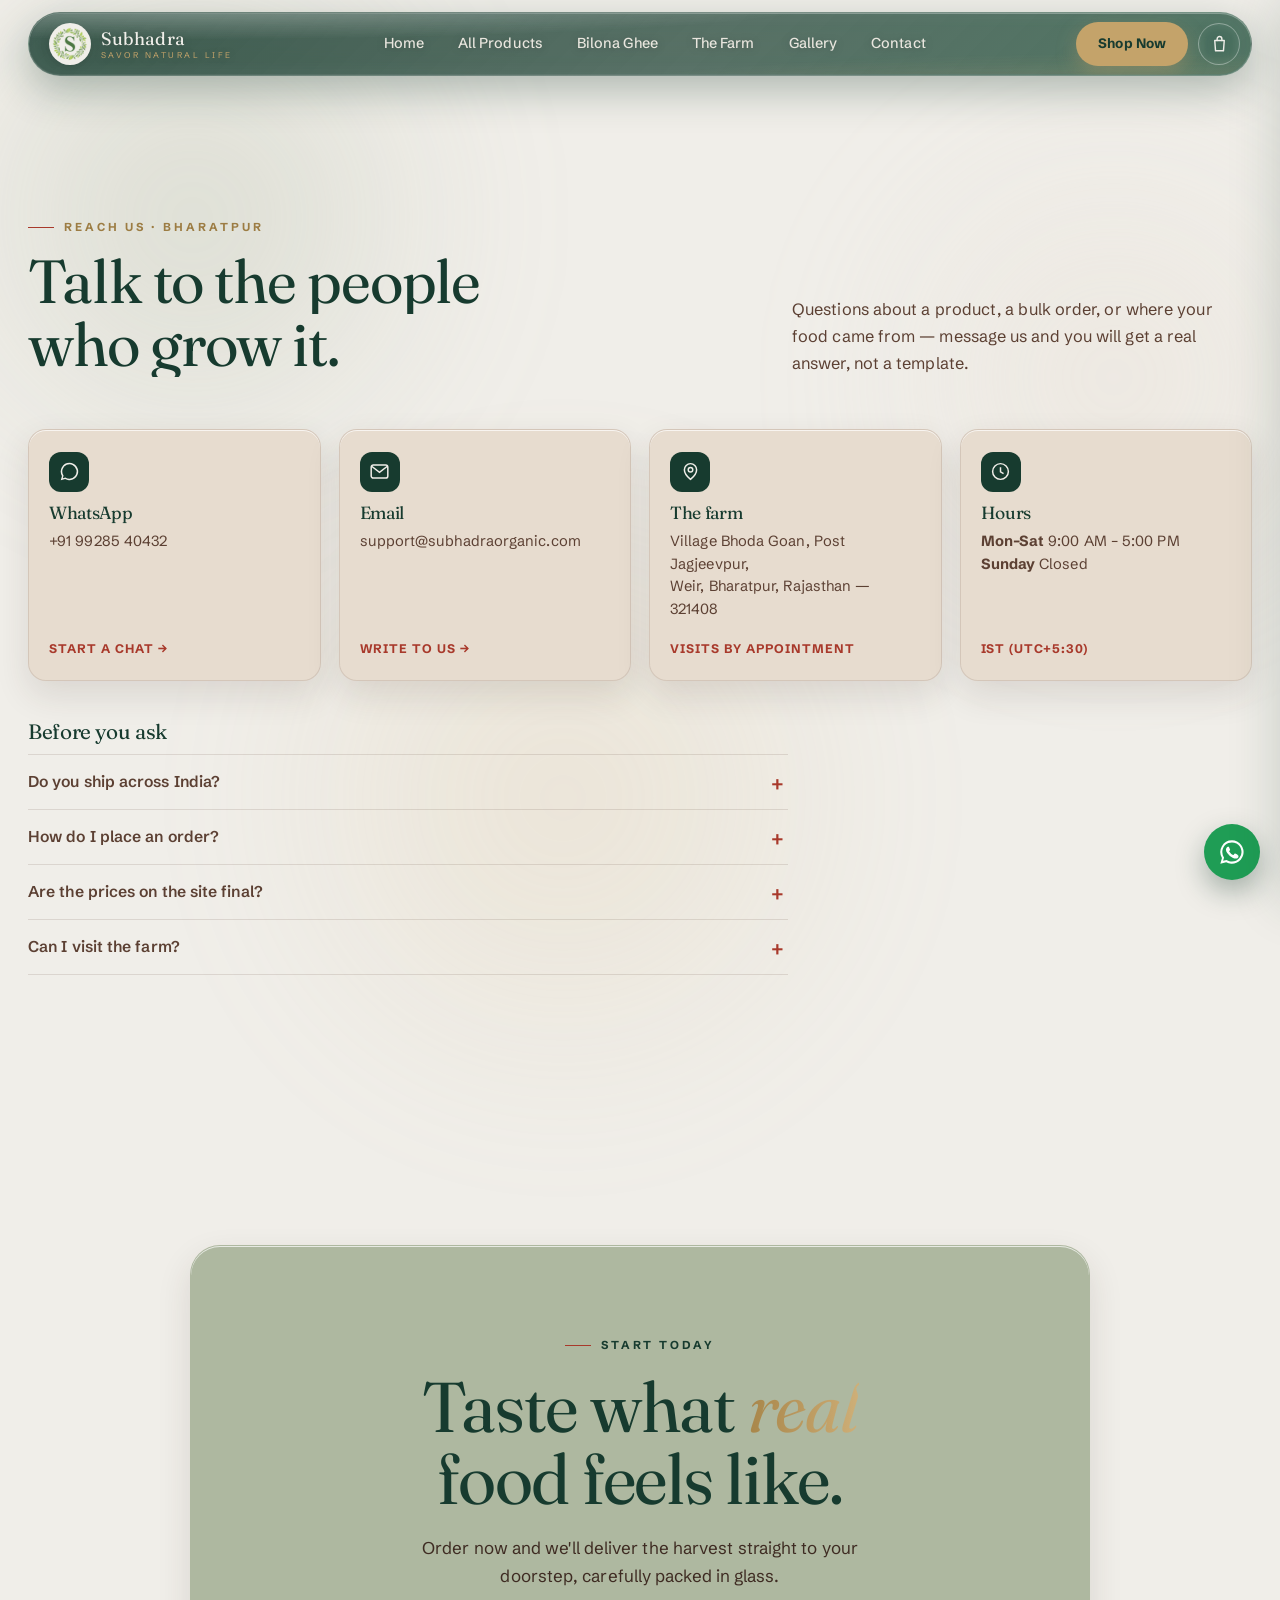
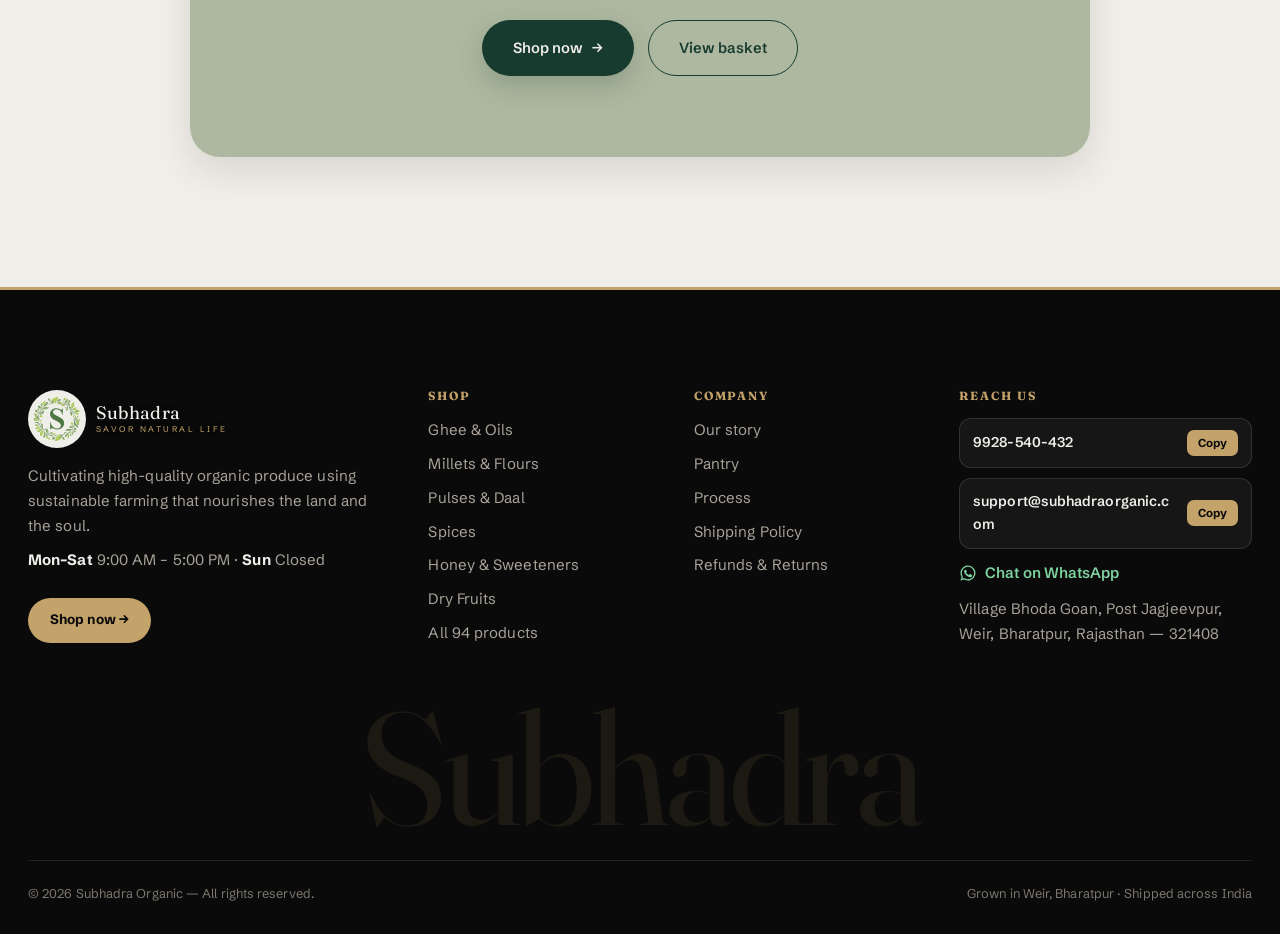
<file: contact/index.html>
<!DOCTYPE html>
<html lang="en">
<meta charset="utf-8">
<meta name="viewport" content="width=device-width, initial-scale=1">
<title>Contact Subhadra Organic — Bharatpur, Rajasthan</title>
<meta name="description" content="Reach Subhadra Organic in Weir, Bharatpur, Rajasthan. WhatsApp +91 99285 40432, email support@subhadraorganic.com, open Monday to Saturday 9 AM – 5 PM.">
<link rel="canonical" href="https://subhadraorganic.com/contact/">
<meta name="theme-color" content="#173B2F">
<meta name="robots" content="index,follow,max-image-preview:large,max-snippet:-1,max-video-preview:-1">
<meta name="author" content="Subhadra Organic">
<meta name="geo.region" content="IN-RJ">
<meta name="geo.placename" content="Bharatpur, Rajasthan">

<meta property="og:type" content="website">
<meta property="og:site_name" content="Subhadra Organic">
<meta property="og:locale" content="en_IN">
<meta property="og:title" content="Contact Subhadra Organic — Bharatpur, Rajasthan">
<meta property="og:description" content="Reach Subhadra Organic in Weir, Bharatpur, Rajasthan. WhatsApp +91 99285 40432, email support@subhadraorganic.com, open Monday to Saturday 9 AM – 5 PM.">
<meta property="og:url" content="https://subhadraorganic.com/contact/">
<meta property="og:image" content="https://subhadraorganic.com/assets/img/521cba3567.jpg">
<meta property="og:image:width" content="1200">
<meta property="og:image:height" content="675">
<meta property="og:image:type" content="image/jpeg">
<meta property="og:image:alt" content="A jar of Subhadra Organic ghee with bowls of spices and grains, on a farm table at sunrise">

<meta name="twitter:card" content="summary_large_image">
<meta name="twitter:title" content="Contact Subhadra Organic — Bharatpur, Rajasthan">
<meta name="twitter:description" content="Reach Subhadra Organic in Weir, Bharatpur, Rajasthan. WhatsApp +91 99285 40432, email support@subhadraorganic.com, open Monday to Saturday 9 AM – 5 PM.">
<meta name="twitter:image" content="https://subhadraorganic.com/assets/img/521cba3567.jpg">

<link rel="icon" type="image/png" href="/assets/img/c11d36d24b.png">
<link rel="apple-touch-icon" href="/assets/img/0c7efe35f9.png">
<link rel="manifest" href="/site.webmanifest">
<link rel="preconnect" href="https://fonts.googleapis.com">
<link rel="preconnect" href="https://fonts.gstatic.com" crossorigin>
<link rel="stylesheet" href="https://fonts.googleapis.com/css2?family=Fraunces:ital,opsz,wght@0,9..144,300..500;1,9..144,300..500&family=Schibsted+Grotesk:wght@400;500;600;700&display=swap">
<link rel="stylesheet" href="/assets/site.css">
<script type="application/ld+json">{"@context":"https://schema.org","@type":"Organization","@id":"https://subhadraorganic.com/#organization","name":"Subhadra Organic","alternateName":"Subhadra Organic Farm","url":"https://subhadraorganic.com/","logo":{"@type":"ImageObject","url":"https://subhadraorganic.com/assets/img/e28d66e292.png"},"slogan":"Savor Natural Life","description":"Certified organic A2 Gir bilona ghee, cold-pressed oils, raw honey, millets, pulses, spices and dry fruits from a family farm in Bharatpur, Rajasthan.","email":"support@subhadraorganic.com","telephone":"+91-9928540432","address":{"@type":"PostalAddress","streetAddress":"Village Bhoda Goan, Post Jagjeevpur, Weir","addressLocality":"Bharatpur","addressRegion":"Rajasthan","postalCode":"321408","addressCountry":"IN"},"founder":{"@type":"Person","name":"Banwari Lal Maholia"},"areaServed":{"@type":"Country","name":"India"}}</script>
<script type="application/ld+json">{"@context":"https://schema.org","@type":"LocalBusiness","@id":"https://subhadraorganic.com/#localbusiness","name":"Subhadra Organic","image":"https://subhadraorganic.com/assets/img/521cba3567.jpg","url":"https://subhadraorganic.com/","telephone":"+91-9928540432","priceRange":"₹₹","address":{"@type":"PostalAddress","streetAddress":"Village Bhoda Goan, Post Jagjeevpur, Weir","addressLocality":"Bharatpur","addressRegion":"Rajasthan","postalCode":"321408","addressCountry":"IN"},"openingHoursSpecification":[{"@type":"OpeningHoursSpecification","dayOfWeek":["Monday","Tuesday","Wednesday","Thursday","Friday","Saturday"],"opens":"09:00","closes":"17:00"}]}</script>
<script type="application/ld+json">{"@context":"https://schema.org","@type":"BreadcrumbList","itemListElement":[{"@type":"ListItem","position":1,"name":"Home","item":"https://subhadraorganic.com/"},{"@type":"ListItem","position":2,"name":"Contact","item":"https://subhadraorganic.com/contact/"}]}</script>
<script type="application/ld+json">{"@context":"https://schema.org","@type":"ContactPage","name":"Contact","url":"https://subhadraorganic.com/contact/"}</script>

<body class="inner">
</noscript>
<div id="jswarn" style="position:fixed;left:12px;right:12px;bottom:12px;z-index:999;background:#5C4033;color:#fff;padding:12px 16px;border-radius:12px;font:600 14px/1.45 system-ui,sans-serif;text-align:center;box-shadow:0 10px 30px rgba(0,0,0,.3)">Animations are blocked in this viewer (scripts are not running). Right-click the file → Open with → Google Chrome.</div>
<div class="bgfx" aria-hidden="true"></div>
<div class="orb a" aria-hidden="true"></div>
<div class="orb b" aria-hidden="true"></div>
<div class="orb c" aria-hidden="true"></div>

<div class="pre" id="pre" aria-hidden="true"><div><div class="pw"><span>Subhadra</span></div><div class="pct"><span id="pct">0</span> — SAVOR NATURAL LIFE</div></div></div>

<header id="hdr">
  <div class="wrap">
    <div class="navbar liquid">
      <a class="brand" href="/"><img src="/assets/img/e28d66e292.png" alt="Subhadra Organic"><span class="bt">Subhadra<small>Savor Natural Life</small></span></a>
      <nav class="links" id="navlinks"><span class="nav-ind" id="navInd" aria-hidden="true"></span>
        <a href="/">Home</a><a href="/products/">All Products</a><a href="/bilona-ghee/">Bilona Ghee</a><a href="/about/">The Farm</a><a href="/gallery/">Gallery</a><a href="/contact/" aria-current="page">Contact</a>
      </nav>
      <div class="nav-r"><span class="magnet"><a class="cartbtn" href="/#shop">Shop Now</a></span>
        <button class="cartico" id="cartBtn" aria-label="Open cart"><svg viewBox="0 0 24 24" fill="none" stroke="currentColor" stroke-width="1.8" stroke-linecap="round" stroke-linejoin="round"><path d="M6 7h12l-1 13H7L6 7z"/><path d="M9 7V5a3 3 0 0 1 6 0v2"/></svg><span class="badge" id="cartCount">0</span></button>
        <button class="menu-btn" id="menuBtn" aria-label="Open menu" aria-expanded="false">☰</button></div>
    </div>
  </div>
</header>

<a id="top"></a>


<!-- CONTACT MAIN -->
<section class="band contactpg" id="contactmain">
  <div class="wrap">
    <div class="shead"><div><span class="eyebrow" data-rev>Reach us &middot; Bharatpur</span>
      <h1 class="lines" style="margin-top:14px;"><span class="ln"><span>Talk to the people</span></span><span class="ln"><span>who grow it.</span></span></h1></div>
      <p class="bintro" data-rev>Questions about a product, a bulk order, or where your food came from &mdash; message us and you will get a real answer, not a template.</p>
    </div>
    <div class="cgridx">
      <a class="ccard glass" data-rev href="https://wa.me/919928540432?text=Hi%20Subhadra%20Organic%2C%20I%27d%20like%20to%20know%20more%20about%20your%20products." target="_blank" rel="noopener">
        <span class="cic" aria-hidden="true">
          <svg viewBox="0 0 24 24" fill="currentColor"><path d="M12 2a10 10 0 0 0-8.6 15.1L2 22l5-1.3A10 10 0 1 0 12 2zm0 18.2c-1.5 0-3-.4-4.3-1.2l-.3-.2-3 .8.8-2.9-.2-.3A8.2 8.2 0 1 1 12 20.2z"/></svg>
        </span>
        <h3>WhatsApp</h3><p>+91 99285 40432</p><span class="clink">Start a chat &rarr;</span>
      </a>
      <a class="ccard glass" data-rev data-d="1" href="mailto:support@subhadraorganic.com">
        <span class="cic" aria-hidden="true"><svg viewBox="0 0 24 24" fill="none" stroke="currentColor" stroke-width="1.7"><rect x="2.5" y="4.5" width="19" height="15" rx="2.5"/><path d="m3 6 9 7 9-7"/></svg></span>
        <h3>Email</h3><p>support@subhadraorganic.com</p><span class="clink">Write to us &rarr;</span>
      </a>
      <div class="ccard glass" data-rev data-d="2">
        <span class="cic" aria-hidden="true"><svg viewBox="0 0 24 24" fill="none" stroke="currentColor" stroke-width="1.7"><path d="M12 21s7-5.6 7-11a7 7 0 1 0-14 0c0 5.4 7 11 7 11z"/><circle cx="12" cy="10" r="2.6"/></svg></span>
        <h3>The farm</h3><p>Village Bhoda Goan, Post Jagjeevpur,<br>Weir, Bharatpur, Rajasthan &mdash; 321408</p>
        <span class="clink">Visits by appointment</span>
      </div>
      <div class="ccard glass" data-rev data-d="3">
        <span class="cic" aria-hidden="true"><svg viewBox="0 0 24 24" fill="none" stroke="currentColor" stroke-width="1.7"><circle cx="12" cy="12" r="9"/><path d="M12 7v5.5l3.5 2"/></svg></span>
        <h3>Hours</h3><p><b>Mon&ndash;Sat</b> 9:00 AM &ndash; 5:00 PM<br><b>Sunday</b> Closed</p>
        <span class="clink">IST (UTC+5:30)</span>
      </div>
    </div>
    <div class="cfaq" data-rev>
      <h3>Before you ask</h3>
      <details><summary>Do you ship across India?</summary><p>Yes. Orders are dispatched from the farm in Bharatpur and delivered across India. Shipping time depends on your pin code; we confirm it on WhatsApp before dispatch.</p></details>
      <details><summary>How do I place an order?</summary><p>Add what you want to the basket and press <b>Order on WhatsApp</b>. We confirm pack sizes, the final total and your address on chat, then dispatch.</p></details>
      <details><summary>Are the prices on the site final?</summary><p>Listed prices are starting prices for the smallest pack. Larger packs cost more, and the final total is confirmed with you before payment.</p></details>
      <details><summary>Can I visit the farm?</summary><p>Yes, by appointment. Message us on WhatsApp a few days ahead and we will arrange a time.</p></details>
    </div>
  </div>
</section>

<!-- CTA -->
<section class="cta">
  <div class="wrap"><div class="inner glass">
    <span class="eyebrow" data-rev>Start today</span>
    <h2 data-rev data-d="1">Taste what <span class="shimmer">real</span> food feels like.</h2>
    <p data-rev data-d="2">Order now and we'll deliver the harvest straight to your doorstep, carefully packed in glass.</p>
    <div class="ctabtns" data-rev data-d="3"><span class="magnet"><a class="btn fill" href="/#shop">Shop now <span class="ar">→</span></a></span><button class="btn line" data-opencart>View basket</button></div>
  </div></div>
</section>


<!-- FOOTER -->
<footer id="contact">
  <canvas id="smoke" aria-hidden="true"></canvas>
  <div class="wrap">
    <div class="fgrid">
      <div data-rev>
        <a class="brand" href="/" style="margin-bottom:16px;"><img src="/assets/img/e28d66e292.png" alt="Subhadra Organic"><span class="bt">Subhadra<small style="color:var(--accent)">Savor Natural Life</small></span></a>
        <p>Cultivating high-quality organic produce using sustainable farming that nourishes the land and the soul.</p>
        <p style="margin-top:10px;"><b>Mon–Sat</b> 9:00 AM – 5:00 PM · <b>Sun</b> Closed</p>
        <a class="fshop" href="/#shop">Shop now →</a>
      </div>
      <div data-rev data-d="1"><h4>Shop</h4><a href="/products/" data-cat="oils">Ghee &amp; Oils</a><a href="/products/" data-cat="millets">Millets &amp; Flours</a><a href="/products/" data-cat="pulses">Pulses &amp; Daal</a><a href="/products/" data-cat="spices">Spices</a><a href="/products/" data-cat="sweet">Honey &amp; Sweeteners</a><a href="/products/" data-cat="dry">Dry Fruits</a><a href="/products/">All 94 products</a></div>
      <div data-rev data-d="2"><h4>Company</h4><a href="/about/">Our story</a><a href="/products/#pantry">Pantry</a><a href="/bilona-ghee/#process">Process</a><a href="#contact">Shipping Policy</a><a href="#contact">Refunds &amp; Returns</a></div>
      <div data-rev data-d="3"><h4>Reach us</h4>
        <div class="copyable"><span id="phone">9928-540-432</span><button data-copy="phone">Copy</button></div>
        <div class="copyable"><span id="mail">support@subhadraorganic.com</span><button data-copy="mail">Copy</button></div>
        <a class="fwa" href="https://wa.me/919928540432" target="_blank" rel="noopener"><svg viewBox="0 0 24 24" fill="currentColor" aria-hidden="true"><path d="M12 2a10 10 0 0 0-8.6 15.1L2 22l5-1.3A10 10 0 1 0 12 2zm0 18.2c-1.5 0-3-.4-4.3-1.2l-.3-.2-3 .8.8-2.9-.2-.3A8.2 8.2 0 1 1 12 20.2zm4.5-6.1c-.2-.1-1.5-.7-1.7-.8s-.4-.1-.6.1-.7.8-.8 1-.3.2-.5.1a6.7 6.7 0 0 1-3.3-2.9c-.3-.4.3-.4.7-1.4.1-.2 0-.3 0-.4l-.8-1.8c-.2-.5-.4-.4-.6-.4h-.5a1 1 0 0 0-.7.3 3 3 0 0 0-.9 2.2 5.2 5.2 0 0 0 1.1 2.8 11.9 11.9 0 0 0 4.6 4c1.7.7 2.4.8 3.2.7.5-.1 1.5-.6 1.7-1.2s.2-1.1.2-1.2-.2-.2-.4-.3z"/></svg> Chat on WhatsApp</a>
        <p>Village Bhoda Goan, Post Jagjeevpur,<br>Weir, Bharatpur, Rajasthan — 321408</p>
      </div>
    </div>
    <div class="fbig" aria-hidden="true">Subhadra</div>
    <div class="fbot"><span>© 2026 Subhadra Organic — All rights reserved.</span><span>Grown in Weir, Bharatpur · Shipped across India</span></div>
  </div>
</footer>


<div class="scrim" id="scrim"></div>
<aside class="drawer" id="drawer" aria-label="Your basket" aria-hidden="true">
  <div class="dh"><h3>Your basket</h3><button class="x" id="dClose" aria-label="Close">✕</button></div>
  <div class="items" id="dItems"></div>
  <div class="df"><div class="tot"><span>Estimated total</span><span id="dTotal">₹0</span></div>
    <div class="note">Starting prices for the smallest pack. Pack sizes and final total are confirmed with you on WhatsApp.</div>
    <button class="btn fill" id="checkout"><svg viewBox="0 0 24 24" fill="currentColor" aria-hidden="true"><path d="M12 2a10 10 0 0 0-8.6 15.1L2 22l5-1.3A10 10 0 1 0 12 2zm0 18.2c-1.5 0-3-.4-4.3-1.2l-.3-.2-3 .8.8-2.9-.2-.3A8.2 8.2 0 1 1 12 20.2zm4.5-6.1c-.2-.1-1.5-.7-1.7-.8s-.4-.1-.6.1-.7.8-.8 1-.3.2-.5.1a6.7 6.7 0 0 1-3.3-2.9c-.3-.4.3-.4.7-1.4.1-.2 0-.3 0-.4l-.8-1.8c-.2-.5-.4-.4-.6-.4h-.5a1 1 0 0 0-.7.3 3 3 0 0 0-.9 2.2 5.2 5.2 0 0 0 1.1 2.8 11.9 11.9 0 0 0 4.6 4c1.7.7 2.4.8 3.2.7.5-.1 1.5-.6 1.7-1.2s.2-1.1.2-1.2-.2-.2-.4-.3z"/></svg> Order on WhatsApp</button></div>
</aside>
<div class="mnav" id="mnav" aria-hidden="true">
  <button class="mclose" id="mClose" aria-label="Close menu">✕</button>
  <nav>
    <a href="/">Home</a><a href="/products/">All Products</a><a href="/bilona-ghee/">Bilona Ghee</a><a href="/about/">The Farm</a><a href="/gallery/">Gallery</a><a href="/contact/" aria-current="page">Contact</a>
  </nav>
  <div class="mcta"><a class="btn gold" href="/products/">Shop now <span class="ar">→</span></a>
    <a class="btn glassbtn" href="https://wa.me/919928540432" target="_blank" rel="noopener"><svg viewBox="0 0 24 24" fill="currentColor" aria-hidden="true"><path d="M12 2a10 10 0 0 0-8.6 15.1L2 22l5-1.3A10 10 0 1 0 12 2zm0 18.2c-1.5 0-3-.4-4.3-1.2l-.3-.2-3 .8.8-2.9-.2-.3A8.2 8.2 0 1 1 12 20.2zm4.5-6.1c-.2-.1-1.5-.7-1.7-.8s-.4-.1-.6.1-.7.8-.8 1-.3.2-.5.1a6.7 6.7 0 0 1-3.3-2.9c-.3-.4.3-.4.7-1.4.1-.2 0-.3 0-.4l-.8-1.8c-.2-.5-.4-.4-.6-.4h-.5a1 1 0 0 0-.7.3 3 3 0 0 0-.9 2.2 5.2 5.2 0 0 0 1.1 2.8 11.9 11.9 0 0 0 4.6 4c1.7.7 2.4.8 3.2.7.5-.1 1.5-.6 1.7-1.2s.2-1.1.2-1.2-.2-.2-.4-.3z"/></svg> WhatsApp us</a></div>
</div>
<a class="wafab" href="https://wa.me/919928540432?text=Hi%20Subhadra%20Organic%2C%20I%27d%20like%20to%20know%20more%20about%20your%20products." target="_blank" rel="noopener" aria-label="Chat on WhatsApp"><svg viewBox="0 0 24 24" fill="currentColor" aria-hidden="true"><path d="M12 2a10 10 0 0 0-8.6 15.1L2 22l5-1.3A10 10 0 1 0 12 2zm0 18.2c-1.5 0-3-.4-4.3-1.2l-.3-.2-3 .8.8-2.9-.2-.3A8.2 8.2 0 1 1 12 20.2zm4.5-6.1c-.2-.1-1.5-.7-1.7-.8s-.4-.1-.6.1-.7.8-.8 1-.3.2-.5.1a6.7 6.7 0 0 1-3.3-2.9c-.3-.4.3-.4.7-1.4.1-.2 0-.3 0-.4l-.8-1.8c-.2-.5-.4-.4-.6-.4h-.5a1 1 0 0 0-.7.3 3 3 0 0 0-.9 2.2 5.2 5.2 0 0 0 1.1 2.8 11.9 11.9 0 0 0 4.6 4c1.7.7 2.4.8 3.2.7.5-.1 1.5-.6 1.7-1.2s.2-1.1.2-1.2-.2-.2-.4-.3z"/></svg></a>
<button class="totop" id="toTop" aria-label="Back to top">↑</button>
<div class="toast" id="toast"><span id="toastTxt">Added</span><button data-opencart>View basket</button></div>



<script src="/assets/site.js" defer></script>
</body>
</html>
</file>
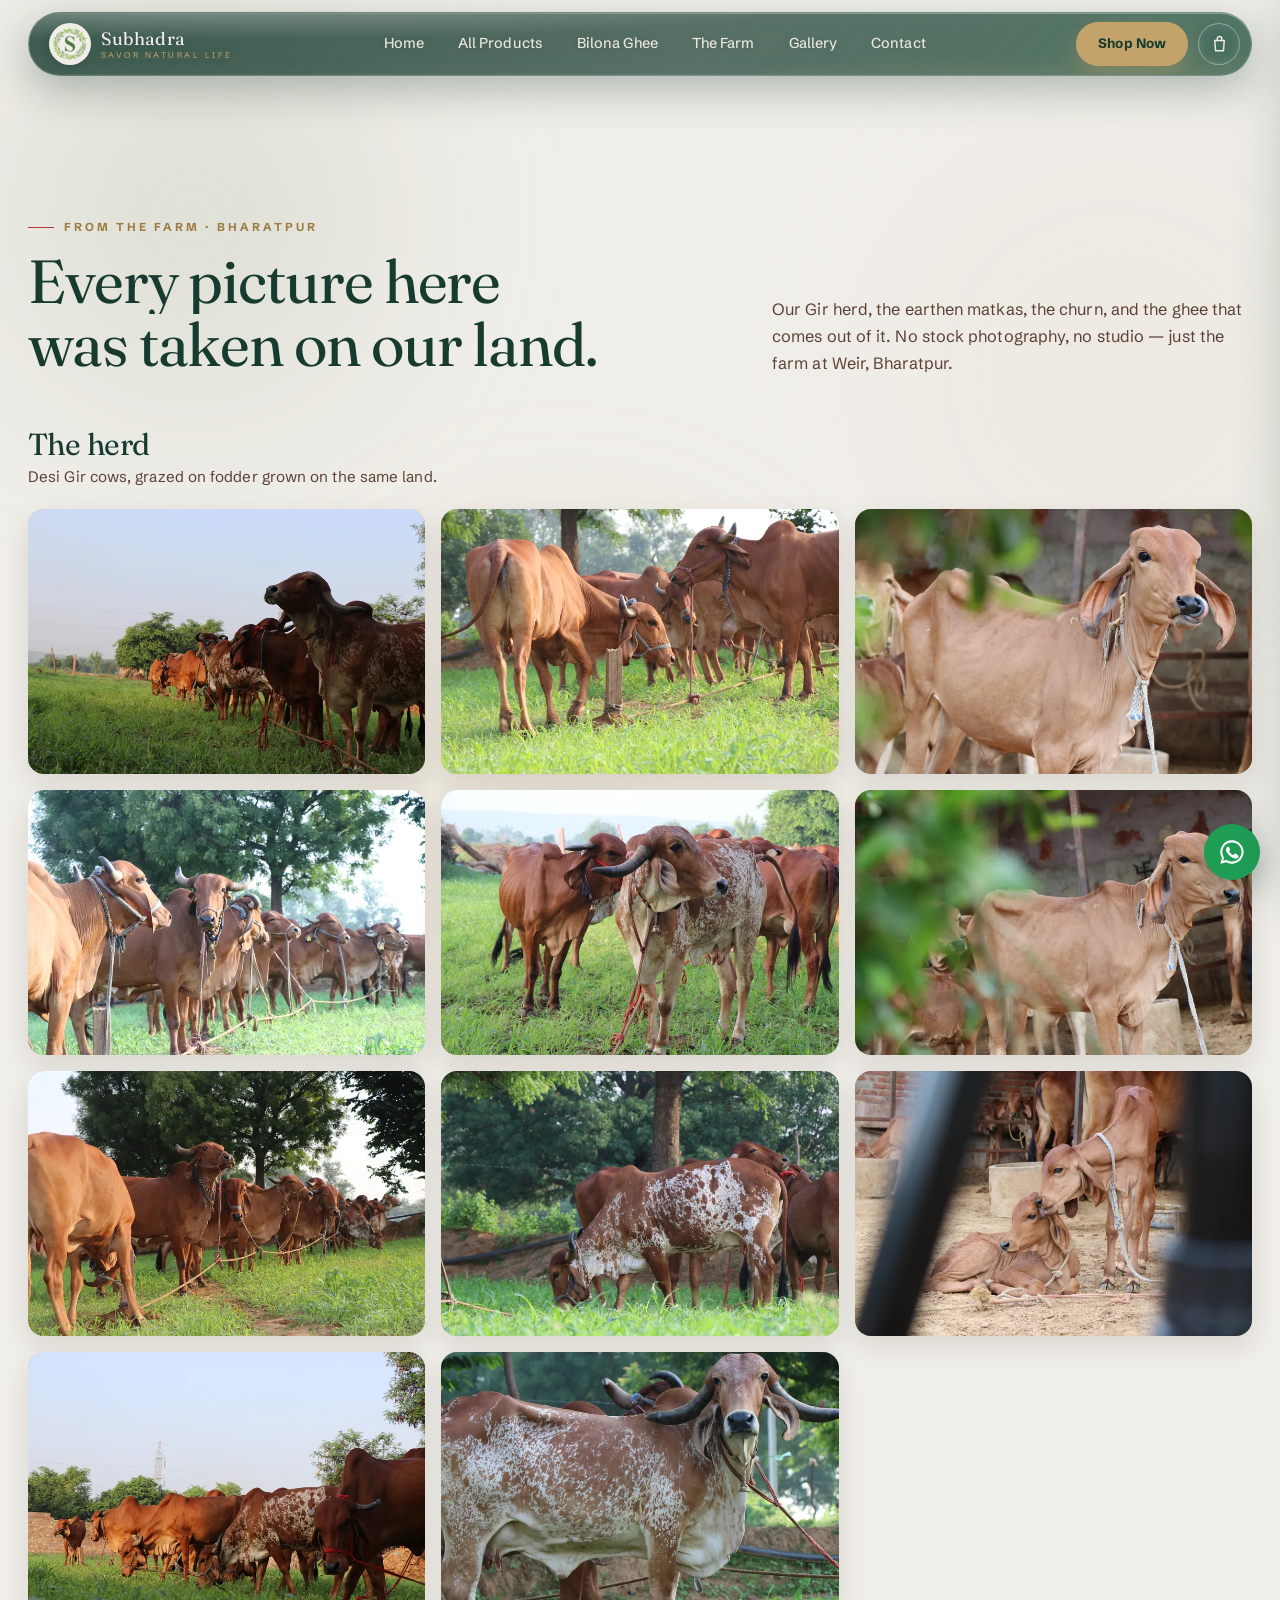
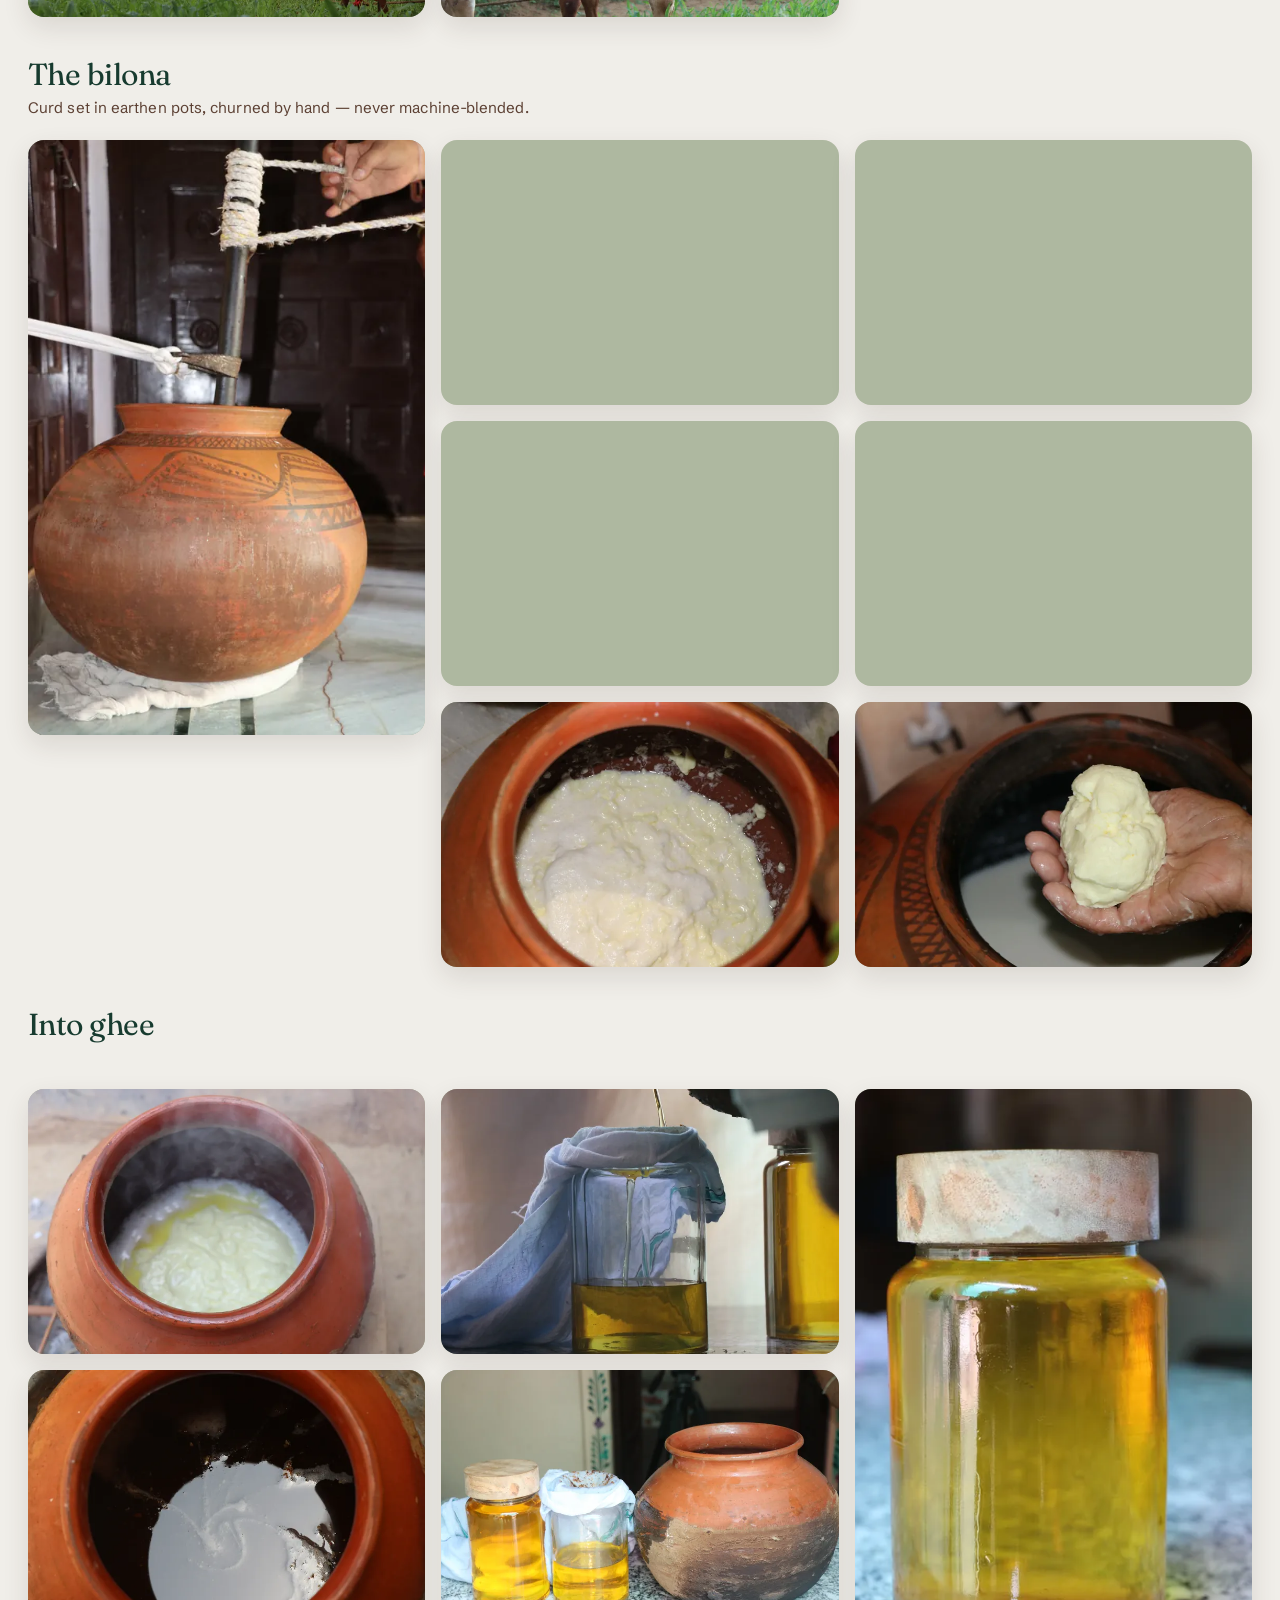
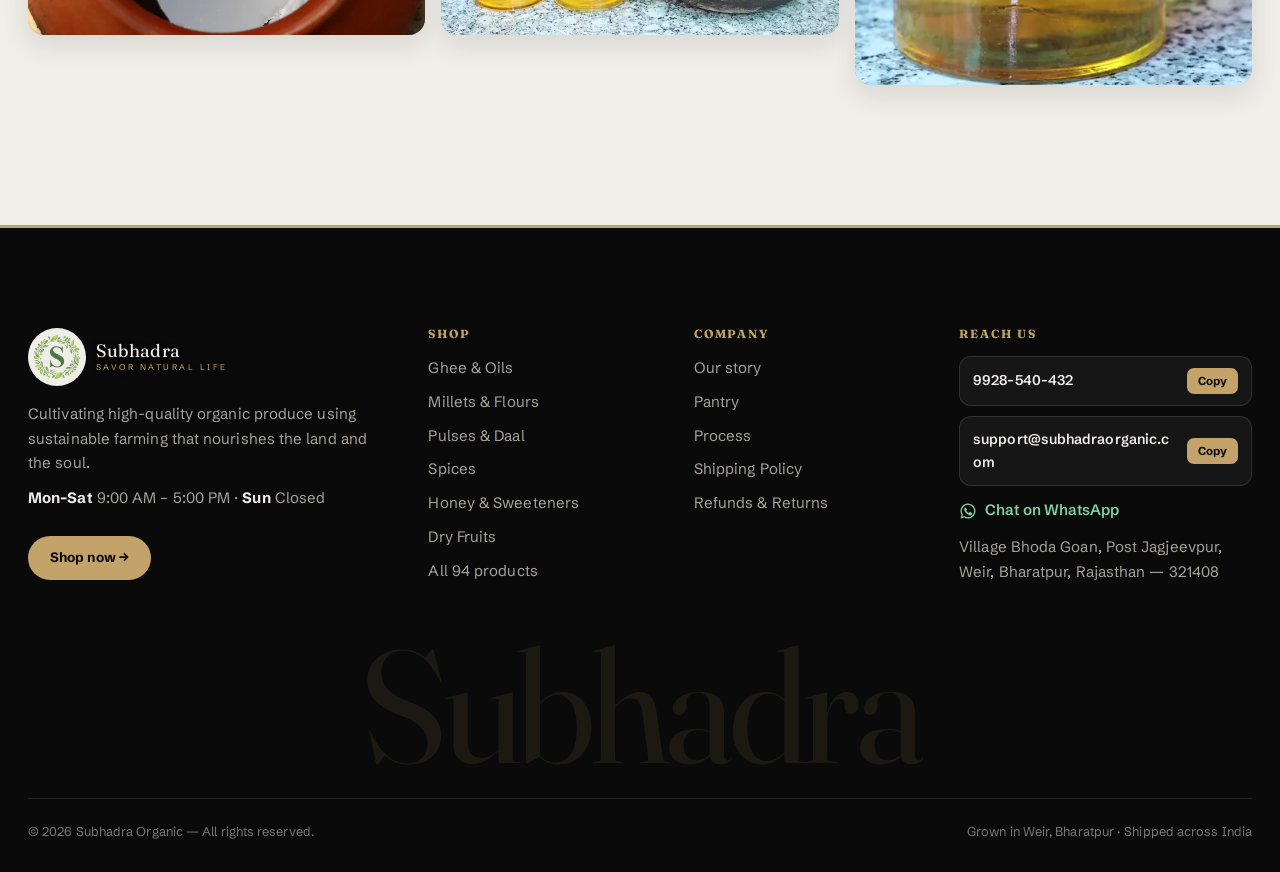
<file: gallery/index.html>
<!DOCTYPE html>
<html lang="en">
<meta charset="utf-8">
<meta name="viewport" content="width=device-width, initial-scale=1">
<title>Farm Gallery — Gir Cows, Bilona Churning & Ghee | Subhadra Organic</title>
<meta name="description" content="Photographs from the Subhadra Organic farm in Bharatpur, Rajasthan — our Gir herd, curd set in earthen matkas, hand-churned makkhan and ghee strained into glass.">
<link rel="canonical" href="https://subhadraorganic.com/gallery/">
<meta name="theme-color" content="#173B2F">
<meta name="robots" content="index,follow,max-image-preview:large,max-snippet:-1,max-video-preview:-1">
<meta name="author" content="Subhadra Organic">
<meta name="geo.region" content="IN-RJ">
<meta name="geo.placename" content="Bharatpur, Rajasthan">

<meta property="og:type" content="website">
<meta property="og:site_name" content="Subhadra Organic">
<meta property="og:locale" content="en_IN">
<meta property="og:title" content="Farm Gallery — Gir Cows, Bilona Churning & Ghee | Subhadra Organic">
<meta property="og:description" content="Photographs from the Subhadra Organic farm in Bharatpur, Rajasthan — our Gir herd, curd set in earthen matkas, hand-churned makkhan and ghee strained into glass.">
<meta property="og:url" content="https://subhadraorganic.com/gallery/">
<meta property="og:image" content="https://subhadraorganic.com/assets/img/38ddba84a3.webp">
<meta property="og:image:width" content="1600">
<meta property="og:image:height" content="1067">
<meta property="og:image:type" content="image/jpeg">
<meta property="og:image:alt" content="Gir cows out on the fodder field at Subhadra Organic">

<meta name="twitter:card" content="summary_large_image">
<meta name="twitter:title" content="Farm Gallery — Gir Cows, Bilona Churning & Ghee | Subhadra Organic">
<meta name="twitter:description" content="Photographs from the Subhadra Organic farm in Bharatpur, Rajasthan — our Gir herd, curd set in earthen matkas, hand-churned makkhan and ghee strained into glass.">
<meta name="twitter:image" content="https://subhadraorganic.com/assets/img/38ddba84a3.webp">

<link rel="icon" type="image/png" href="/assets/img/c11d36d24b.png">
<link rel="apple-touch-icon" href="/assets/img/0c7efe35f9.png">
<link rel="manifest" href="/site.webmanifest">
<link rel="preconnect" href="https://fonts.googleapis.com">
<link rel="preconnect" href="https://fonts.gstatic.com" crossorigin>
<link rel="stylesheet" href="https://fonts.googleapis.com/css2?family=Fraunces:ital,opsz,wght@0,9..144,300..500;1,9..144,300..500&family=Schibsted+Grotesk:wght@400;500;600;700&display=swap">
<link rel="stylesheet" href="/assets/site.css">
<script type="application/ld+json">{"@context":"https://schema.org","@type":"ImageGallery","name":"Subhadra Organic farm gallery","url":"https://subhadraorganic.com/gallery/","description":"Photographs from the Subhadra Organic farm in Bharatpur, Rajasthan — our Gir herd, curd set in earthen matkas, hand-churned makkhan and ghee strained into glass.","about":{"@type":"Organization","name":"Subhadra Organic","@id":"https://subhadraorganic.com/#organization"}}</script>
<script type="application/ld+json">{"@context":"https://schema.org","@type":"BreadcrumbList","itemListElement":[{"@type":"ListItem","position":1,"name":"Home","item":"https://subhadraorganic.com/"},{"@type":"ListItem","position":2,"name":"Gallery","item":"https://subhadraorganic.com/gallery/"}]}</script>
<body class="inner">
</noscript>
<div id="jswarn" style="position:fixed;left:12px;right:12px;bottom:12px;z-index:999;background:#5C4033;color:#fff;padding:12px 16px;border-radius:12px;font:600 14px/1.45 system-ui,sans-serif;text-align:center;box-shadow:0 10px 30px rgba(0,0,0,.3)">Animations are blocked in this viewer (scripts are not running). Right-click the file → Open with → Google Chrome.</div>
<div class="bgfx" aria-hidden="true"></div>
<div class="orb a" aria-hidden="true"></div>
<div class="orb b" aria-hidden="true"></div>
<div class="orb c" aria-hidden="true"></div>

<div class="pre" id="pre" aria-hidden="true"><div><div class="pw"><span>Subhadra</span></div><div class="pct"><span id="pct">0</span> — SAVOR NATURAL LIFE</div></div></div>

<header id="hdr">
  <div class="wrap">
    <div class="navbar liquid">
      <a class="brand" href="/"><img src="/assets/img/e28d66e292.png" alt="Subhadra Organic"><span class="bt">Subhadra<small>Savor Natural Life</small></span></a>
      <nav class="links" id="navlinks"><span class="nav-ind" id="navInd" aria-hidden="true"></span>
        <a href="/">Home</a><a href="/products/">All Products</a><a href="/bilona-ghee/">Bilona Ghee</a><a href="/about/">The Farm</a><a href="/gallery/" aria-current="page">Gallery</a><a href="/contact/">Contact</a>
      </nav>
      <div class="nav-r"><span class="magnet"><a class="cartbtn" href="/#shop">Shop Now</a></span>
        <button class="cartico" id="cartBtn" aria-label="Open cart"><svg viewBox="0 0 24 24" fill="none" stroke="currentColor" stroke-width="1.8" stroke-linecap="round" stroke-linejoin="round"><path d="M6 7h12l-1 13H7L6 7z"/><path d="M9 7V5a3 3 0 0 1 6 0v2"/></svg><span class="badge" id="cartCount">0</span></button>
        <button class="menu-btn" id="menuBtn" aria-label="Open menu" aria-expanded="false">☰</button></div>
    </div>
  </div>
</header>
<!-- GALLERY -->
<section class="band gal" id="gallery">
  <div class="wrap">
    <div class="shead"><div><span class="eyebrow" data-rev>From the farm &middot; Bharatpur</span>
      <h1 class="lines" style="margin-top:14px;"><span class="ln"><span>Every picture here</span></span><span class="ln"><span>was taken on our land.</span></span></h1></div>
      <p class="bintro" data-rev>Our Gir herd, the earthen matkas, the churn, and the ghee that comes out of it. No stock photography, no studio &mdash; just the farm at Weir, Bharatpur.</p>
    </div>
    <div class="galgrp">
      <h3 data-rev>The herd</h3>
      <p class="gsub" data-rev>Desi Gir cows, grazed on fodder grown on the same land.</p>
      <div class="galmasonry">
        <figure data-rev data-full="/assets/img/38ddba84a3.webp" aria-label="The herd out on the fodder field"><img src="/assets/img/c540680477.webp" alt="The herd out on the fodder field" loading="lazy" decoding="async"><figcaption>The herd out on the fodder field</figcaption></figure>
        <figure data-rev data-full="/assets/img/1aa861d376.webp" aria-label="Lined up in the shade before milking"><img src="/assets/img/92da99ca4e.webp" alt="Lined up in the shade before milking" loading="lazy" decoding="async"><figcaption>Lined up in the shade before milking</figcaption></figure>
        <figure data-rev data-full="/assets/img/f4fbe38948.webp" aria-label="Grazing along the edge of the crop"><img src="/assets/img/fc5426df7c.webp" alt="Grazing along the edge of the crop" loading="lazy" decoding="async"><figcaption>Grazing along the edge of the crop</figcaption></figure>
        <figure data-rev data-full="/assets/img/614bd10d8f.webp" aria-label="Green fodder, grown on our own land"><img src="/assets/img/b09c15f700.webp" alt="Green fodder, grown on our own land" loading="lazy" decoding="async"><figcaption>Green fodder, grown on our own land</figcaption></figure>
        <figure data-rev data-full="/assets/img/711e378410.webp" aria-label="Morning graze"><img src="/assets/img/76f6b48f12.webp" alt="Morning graze" loading="lazy" decoding="async"><figcaption>Morning graze</figcaption></figure>
        <figure data-rev data-full="/assets/img/ed27890daa.webp" aria-label="Two of the milking herd"><img src="/assets/img/8891e34036.webp" alt="Two of the milking herd" loading="lazy" decoding="async"><figcaption>Two of the milking herd</figcaption></figure>
        <figure data-rev data-full="/assets/img/c2cb9c841d.webp" aria-label="Afternoon shade under the neem"><img src="/assets/img/2af73994d2.webp" alt="Afternoon shade under the neem" loading="lazy" decoding="async"><figcaption>Afternoon shade under the neem</figcaption></figure>
        <figure data-rev data-full="/assets/img/7f0b4ddb70.webp" aria-label="A Gir cow, horns and all"><img src="/assets/img/9b06dee7be.webp" alt="A Gir cow, horns and all" loading="lazy" decoding="async"><figcaption>A Gir cow, horns and all</figcaption></figure>
        <figure data-rev data-full="/assets/img/5227534374.webp" aria-label="Portrait of one of the milkers"><img src="/assets/img/fedeb7cc34.webp" alt="Portrait of one of the milkers" loading="lazy" decoding="async"><figcaption>Portrait of one of the milkers</figcaption></figure>
        <figure data-rev data-full="/assets/img/681e2f388b.webp" aria-label="A young calf by the shed"><img src="/assets/img/b9314aa861.webp" alt="A young calf by the shed" loading="lazy" decoding="async"><figcaption>A young calf by the shed</figcaption></figure>
        <figure data-rev data-full="/assets/img/a87abad90c.webp" aria-label="Calves resting out of the sun"><img src="/assets/img/df5c5ec8e5.webp" alt="Calves resting out of the sun" loading="lazy" decoding="async"><figcaption>Calves resting out of the sun</figcaption></figure>
      </div>
    </div>
    <div class="galgrp">
      <h3 data-rev>The bilona</h3>
      <p class="gsub" data-rev>Curd set in earthen pots, churned by hand — never machine-blended.</p>
      <div class="galmasonry">
        <figure data-rev data-full="/assets/img/56ce2516dd.webp" aria-label="The earthen matka and the wooden bilona"><img src="/assets/img/d51058b5f7.webp" alt="The earthen matka and the wooden bilona" loading="lazy" decoding="async"><figcaption>The earthen matka and the wooden bilona</figcaption></figure>
        <figure data-rev data-full="/assets/img/d54d724294.webp" aria-label="Whole A2 milk, cultured overnight into curd"><img src="/assets/img/dfc46d9bf0.webp" alt="Whole A2 milk, cultured overnight into curd" loading="lazy" decoding="async"><figcaption>Whole A2 milk, cultured overnight into curd</figcaption></figure>
        <figure data-rev data-full="/assets/img/04d7366504.webp" aria-label="Churning by hand, rope pulled side to side"><img src="/assets/img/4c2c3a173f.webp" alt="Churning by hand, rope pulled side to side" loading="lazy" decoding="async"><figcaption>Churning by hand, rope pulled side to side</figcaption></figure>
        <figure data-rev data-full="/assets/img/1022a81eb0.webp" aria-label="Makkhan rising to the top"><img src="/assets/img/1ea1201529.webp" alt="Makkhan rising to the top" loading="lazy" decoding="async"><figcaption>Makkhan rising to the top</figcaption></figure>
        <figure data-rev data-full="/assets/img/2daa73bf90.webp" aria-label="Lifting the butter out by hand"><img src="/assets/img/62484d50bd.webp" alt="Lifting the butter out by hand" loading="lazy" decoding="async"><figcaption>Lifting the butter out by hand</figcaption></figure>
        <figure data-rev data-full="/assets/img/9471b18295.webp" aria-label="A ball of fresh makkhan"><img src="/assets/img/61cf8b8f72.webp" alt="A ball of fresh makkhan" loading="lazy" decoding="async"><figcaption>A ball of fresh makkhan</figcaption></figure>
        <figure data-rev data-full="/assets/img/312a1a309b.webp" aria-label="Washed, and ready for the pan"><img src="/assets/img/9c3d581cec.webp" alt="Washed, and ready for the pan" loading="lazy" decoding="async"><figcaption>Washed, and ready for the pan</figcaption></figure>
      </div>
    </div>
    <div class="galgrp">
      <h3 data-rev>Into ghee</h3>
      <p class="gsub" data-rev>Simmered slow, strained through muslin, sealed in glass.</p>
      <div class="galmasonry">
        <figure data-rev data-full="/assets/img/0b0c4f2123.webp" aria-label="Makkhan goes in over a low flame"><img src="/assets/img/d1b7dfa77b.webp" alt="Makkhan goes in over a low flame" loading="lazy" decoding="async"><figcaption>Makkhan goes in over a low flame</figcaption></figure>
        <figure data-rev data-full="/assets/img/03a703cca8.webp" aria-label="Buttermilk — what the churn leaves behind"><img src="/assets/img/ce93356d30.webp" alt="Buttermilk — what the churn leaves behind" loading="lazy" decoding="async"><figcaption>Buttermilk — what the churn leaves behind</figcaption></figure>
        <figure data-rev data-full="/assets/img/3cb00319ad.webp" aria-label="Strained through muslin, straight into glass"><img src="/assets/img/b402fd3adf.webp" alt="Strained through muslin, straight into glass" loading="lazy" decoding="async"><figcaption>Strained through muslin, straight into glass</figcaption></figure>
        <figure data-rev data-full="/assets/img/8cf8e0ed97.webp" aria-label="Jars beside the pot they came from"><img src="/assets/img/8fbc20b667.webp" alt="Jars beside the pot they came from" loading="lazy" decoding="async"><figcaption>Jars beside the pot they came from</figcaption></figure>
        <figure data-rev data-full="/assets/img/68cab8577d.webp" aria-label="Sealed. Nothing added, nothing removed"><img src="/assets/img/070e74984b.webp" alt="Sealed. Nothing added, nothing removed" loading="lazy" decoding="async"><figcaption>Sealed. Nothing added, nothing removed</figcaption></figure>
      </div>
    </div>
  </div>
</section>

<div class="lbox" id="lbox" role="dialog" aria-modal="true" aria-label="Photo viewer">
  <button class="lclose" type="button" aria-label="Close">&times;</button>
  <button class="lprev" type="button" aria-label="Previous photo">&#8249;</button>
  <button class="lnext" type="button" aria-label="Next photo">&#8250;</button>
  <div>
    <img alt="">
    <p class="lcap"></p>
    <p class="lcount"></p>
  </div>
</div>
<!-- FOOTER -->
<footer id="contact">
  <canvas id="smoke" aria-hidden="true"></canvas>
  <div class="wrap">
    <div class="fgrid">
      <div data-rev>
        <a class="brand" href="/" style="margin-bottom:16px;"><img src="/assets/img/e28d66e292.png" alt="Subhadra Organic"><span class="bt">Subhadra<small style="color:var(--accent)">Savor Natural Life</small></span></a>
        <p>Cultivating high-quality organic produce using sustainable farming that nourishes the land and the soul.</p>
        <p style="margin-top:10px;"><b>Mon–Sat</b> 9:00 AM – 5:00 PM · <b>Sun</b> Closed</p>
        <a class="fshop" href="/#shop">Shop now →</a>
      </div>
      <div data-rev data-d="1"><h4>Shop</h4><a href="/products/" data-cat="oils">Ghee &amp; Oils</a><a href="/products/" data-cat="millets">Millets &amp; Flours</a><a href="/products/" data-cat="pulses">Pulses &amp; Daal</a><a href="/products/" data-cat="spices">Spices</a><a href="/products/" data-cat="sweet">Honey &amp; Sweeteners</a><a href="/products/" data-cat="dry">Dry Fruits</a><a href="/products/">All 94 products</a></div>
      <div data-rev data-d="2"><h4>Company</h4><a href="/about/">Our story</a><a href="/products/#pantry">Pantry</a><a href="/bilona-ghee/#process">Process</a><a href="#contact">Shipping Policy</a><a href="#contact">Refunds &amp; Returns</a></div>
      <div data-rev data-d="3"><h4>Reach us</h4>
        <div class="copyable"><span id="phone">9928-540-432</span><button data-copy="phone">Copy</button></div>
        <div class="copyable"><span id="mail">support@subhadraorganic.com</span><button data-copy="mail">Copy</button></div>
        <a class="fwa" href="https://wa.me/919928540432" target="_blank" rel="noopener"><svg viewBox="0 0 24 24" fill="currentColor" aria-hidden="true"><path d="M12 2a10 10 0 0 0-8.6 15.1L2 22l5-1.3A10 10 0 1 0 12 2zm0 18.2c-1.5 0-3-.4-4.3-1.2l-.3-.2-3 .8.8-2.9-.2-.3A8.2 8.2 0 1 1 12 20.2zm4.5-6.1c-.2-.1-1.5-.7-1.7-.8s-.4-.1-.6.1-.7.8-.8 1-.3.2-.5.1a6.7 6.7 0 0 1-3.3-2.9c-.3-.4.3-.4.7-1.4.1-.2 0-.3 0-.4l-.8-1.8c-.2-.5-.4-.4-.6-.4h-.5a1 1 0 0 0-.7.3 3 3 0 0 0-.9 2.2 5.2 5.2 0 0 0 1.1 2.8 11.9 11.9 0 0 0 4.6 4c1.7.7 2.4.8 3.2.7.5-.1 1.5-.6 1.7-1.2s.2-1.1.2-1.2-.2-.2-.4-.3z"/></svg> Chat on WhatsApp</a>
        <p>Village Bhoda Goan, Post Jagjeevpur,<br>Weir, Bharatpur, Rajasthan — 321408</p>
      </div>
    </div>
    <div class="fbig" aria-hidden="true">Subhadra</div>
    <div class="fbot"><span>© 2026 Subhadra Organic — All rights reserved.</span><span>Grown in Weir, Bharatpur · Shipped across India</span></div>
  </div>
</footer>


<div class="scrim" id="scrim"></div>
<aside class="drawer" id="drawer" aria-label="Your basket" aria-hidden="true">
  <div class="dh"><h3>Your basket</h3><button class="x" id="dClose" aria-label="Close">✕</button></div>
  <div class="items" id="dItems"></div>
  <div class="df"><div class="tot"><span>Estimated total</span><span id="dTotal">₹0</span></div>
    <div class="note">Starting prices for the smallest pack. Pack sizes and final total are confirmed with you on WhatsApp.</div>
    <button class="btn fill" id="checkout"><svg viewBox="0 0 24 24" fill="currentColor" aria-hidden="true"><path d="M12 2a10 10 0 0 0-8.6 15.1L2 22l5-1.3A10 10 0 1 0 12 2zm0 18.2c-1.5 0-3-.4-4.3-1.2l-.3-.2-3 .8.8-2.9-.2-.3A8.2 8.2 0 1 1 12 20.2zm4.5-6.1c-.2-.1-1.5-.7-1.7-.8s-.4-.1-.6.1-.7.8-.8 1-.3.2-.5.1a6.7 6.7 0 0 1-3.3-2.9c-.3-.4.3-.4.7-1.4.1-.2 0-.3 0-.4l-.8-1.8c-.2-.5-.4-.4-.6-.4h-.5a1 1 0 0 0-.7.3 3 3 0 0 0-.9 2.2 5.2 5.2 0 0 0 1.1 2.8 11.9 11.9 0 0 0 4.6 4c1.7.7 2.4.8 3.2.7.5-.1 1.5-.6 1.7-1.2s.2-1.1.2-1.2-.2-.2-.4-.3z"/></svg> Order on WhatsApp</button></div>
</aside>
<div class="mnav" id="mnav" aria-hidden="true">
  <button class="mclose" id="mClose" aria-label="Close menu">✕</button>
  <nav>
    <a href="/">Home</a><a href="/products/">All Products</a><a href="/bilona-ghee/">Bilona Ghee</a><a href="/about/">The Farm</a><a href="/gallery/" aria-current="page">Gallery</a><a href="/contact/">Contact</a>
  </nav>
  <div class="mcta"><a class="btn gold" href="/products/">Shop now <span class="ar">→</span></a>
    <a class="btn glassbtn" href="https://wa.me/919928540432" target="_blank" rel="noopener"><svg viewBox="0 0 24 24" fill="currentColor" aria-hidden="true"><path d="M12 2a10 10 0 0 0-8.6 15.1L2 22l5-1.3A10 10 0 1 0 12 2zm0 18.2c-1.5 0-3-.4-4.3-1.2l-.3-.2-3 .8.8-2.9-.2-.3A8.2 8.2 0 1 1 12 20.2zm4.5-6.1c-.2-.1-1.5-.7-1.7-.8s-.4-.1-.6.1-.7.8-.8 1-.3.2-.5.1a6.7 6.7 0 0 1-3.3-2.9c-.3-.4.3-.4.7-1.4.1-.2 0-.3 0-.4l-.8-1.8c-.2-.5-.4-.4-.6-.4h-.5a1 1 0 0 0-.7.3 3 3 0 0 0-.9 2.2 5.2 5.2 0 0 0 1.1 2.8 11.9 11.9 0 0 0 4.6 4c1.7.7 2.4.8 3.2.7.5-.1 1.5-.6 1.7-1.2s.2-1.1.2-1.2-.2-.2-.4-.3z"/></svg> WhatsApp us</a></div>
</div>
<a class="wafab" href="https://wa.me/919928540432?text=Hi%20Subhadra%20Organic%2C%20I%27d%20like%20to%20know%20more%20about%20your%20products." target="_blank" rel="noopener" aria-label="Chat on WhatsApp"><svg viewBox="0 0 24 24" fill="currentColor" aria-hidden="true"><path d="M12 2a10 10 0 0 0-8.6 15.1L2 22l5-1.3A10 10 0 1 0 12 2zm0 18.2c-1.5 0-3-.4-4.3-1.2l-.3-.2-3 .8.8-2.9-.2-.3A8.2 8.2 0 1 1 12 20.2zm4.5-6.1c-.2-.1-1.5-.7-1.7-.8s-.4-.1-.6.1-.7.8-.8 1-.3.2-.5.1a6.7 6.7 0 0 1-3.3-2.9c-.3-.4.3-.4.7-1.4.1-.2 0-.3 0-.4l-.8-1.8c-.2-.5-.4-.4-.6-.4h-.5a1 1 0 0 0-.7.3 3 3 0 0 0-.9 2.2 5.2 5.2 0 0 0 1.1 2.8 11.9 11.9 0 0 0 4.6 4c1.7.7 2.4.8 3.2.7.5-.1 1.5-.6 1.7-1.2s.2-1.1.2-1.2-.2-.2-.4-.3z"/></svg></a>
<button class="totop" id="toTop" aria-label="Back to top">↑</button>
<div class="toast" id="toast"><span id="toastTxt">Added</span><button data-opencart>View basket</button></div>



<script src="/assets/site.js" defer></script>
</body>
</html>
</file>
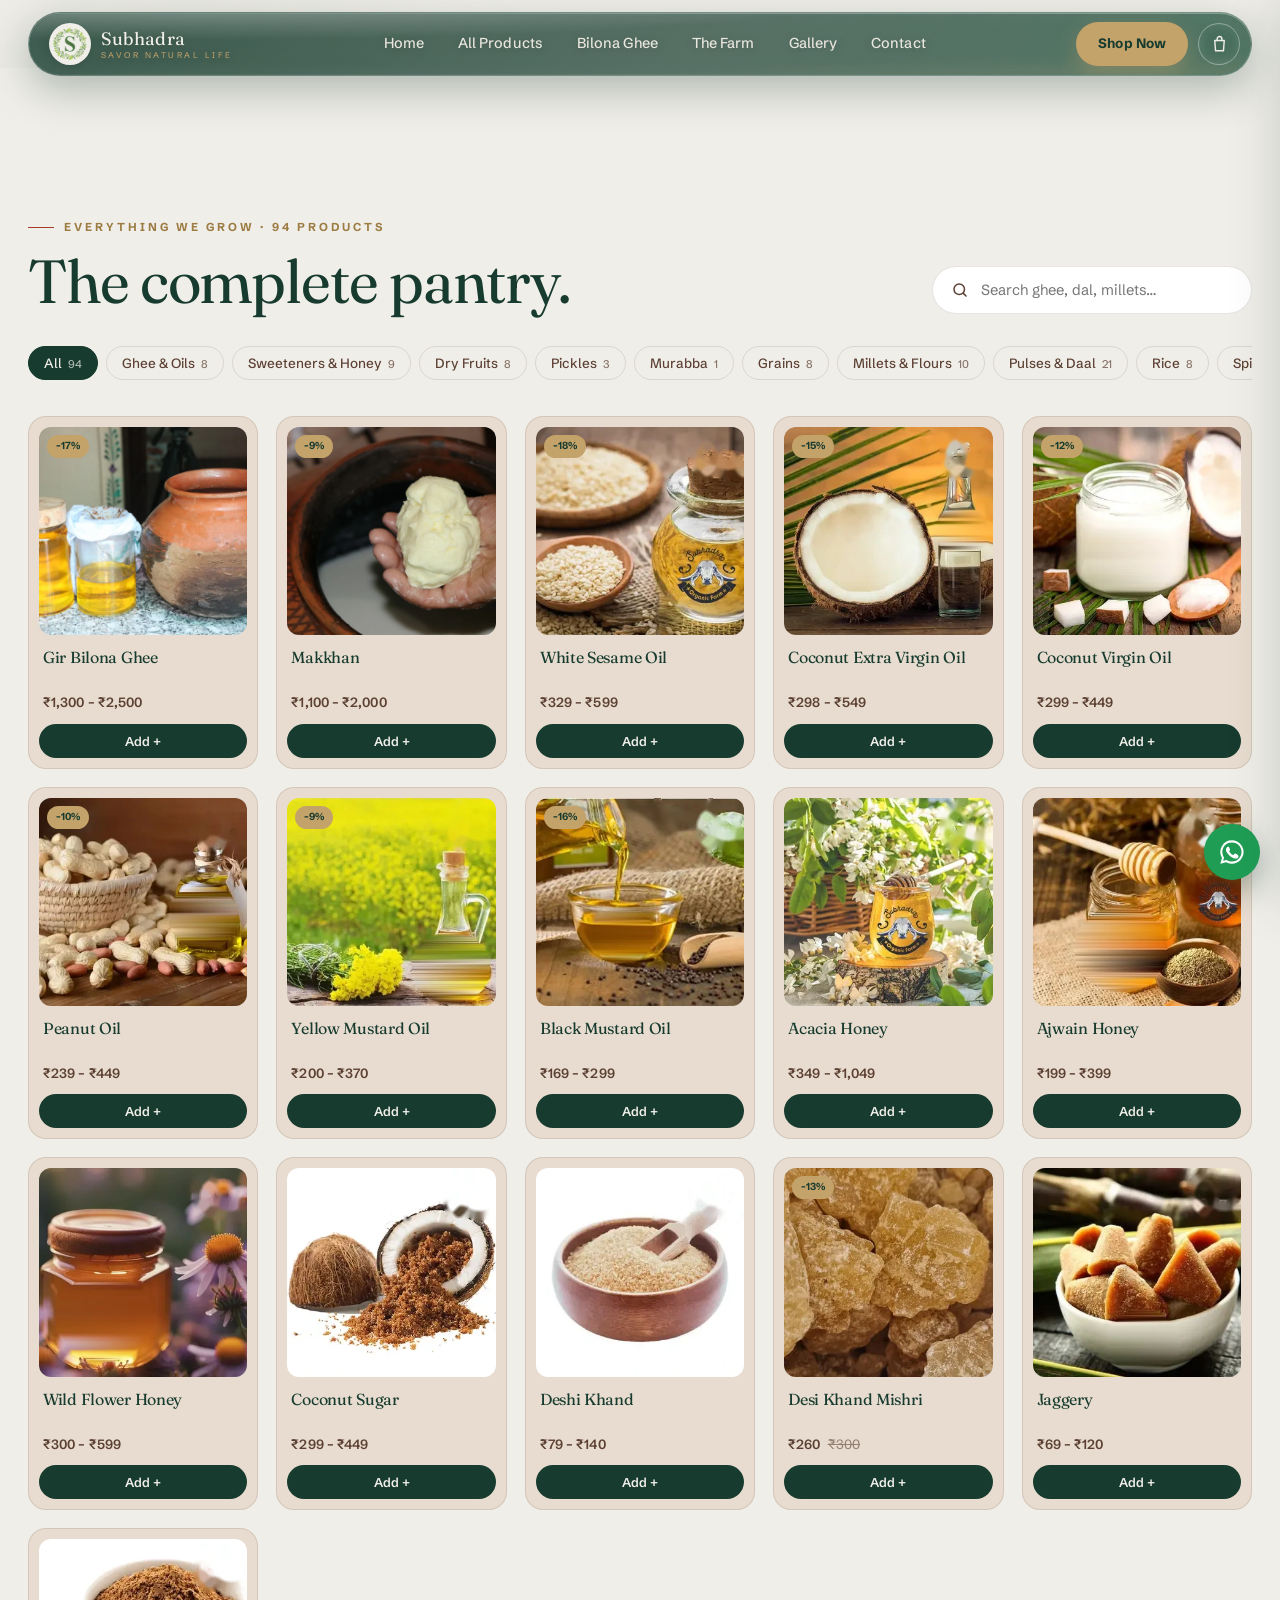
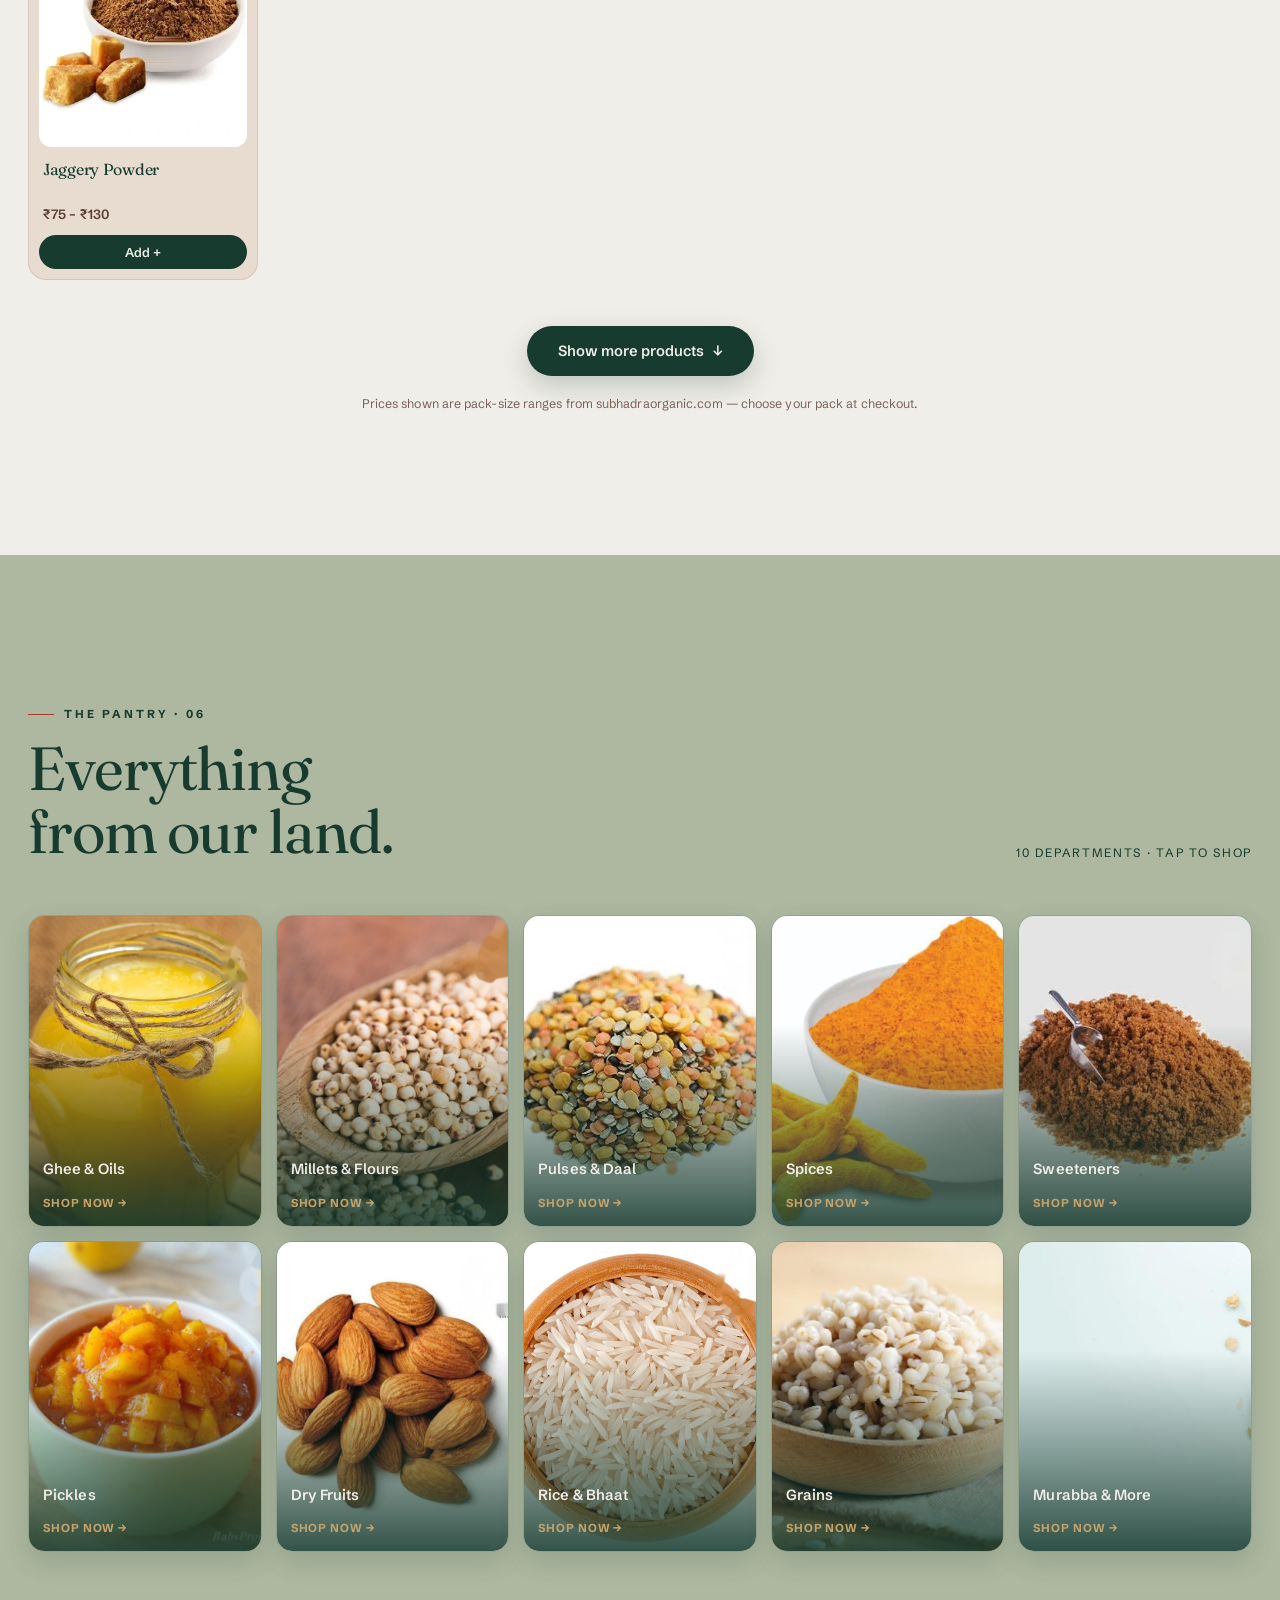
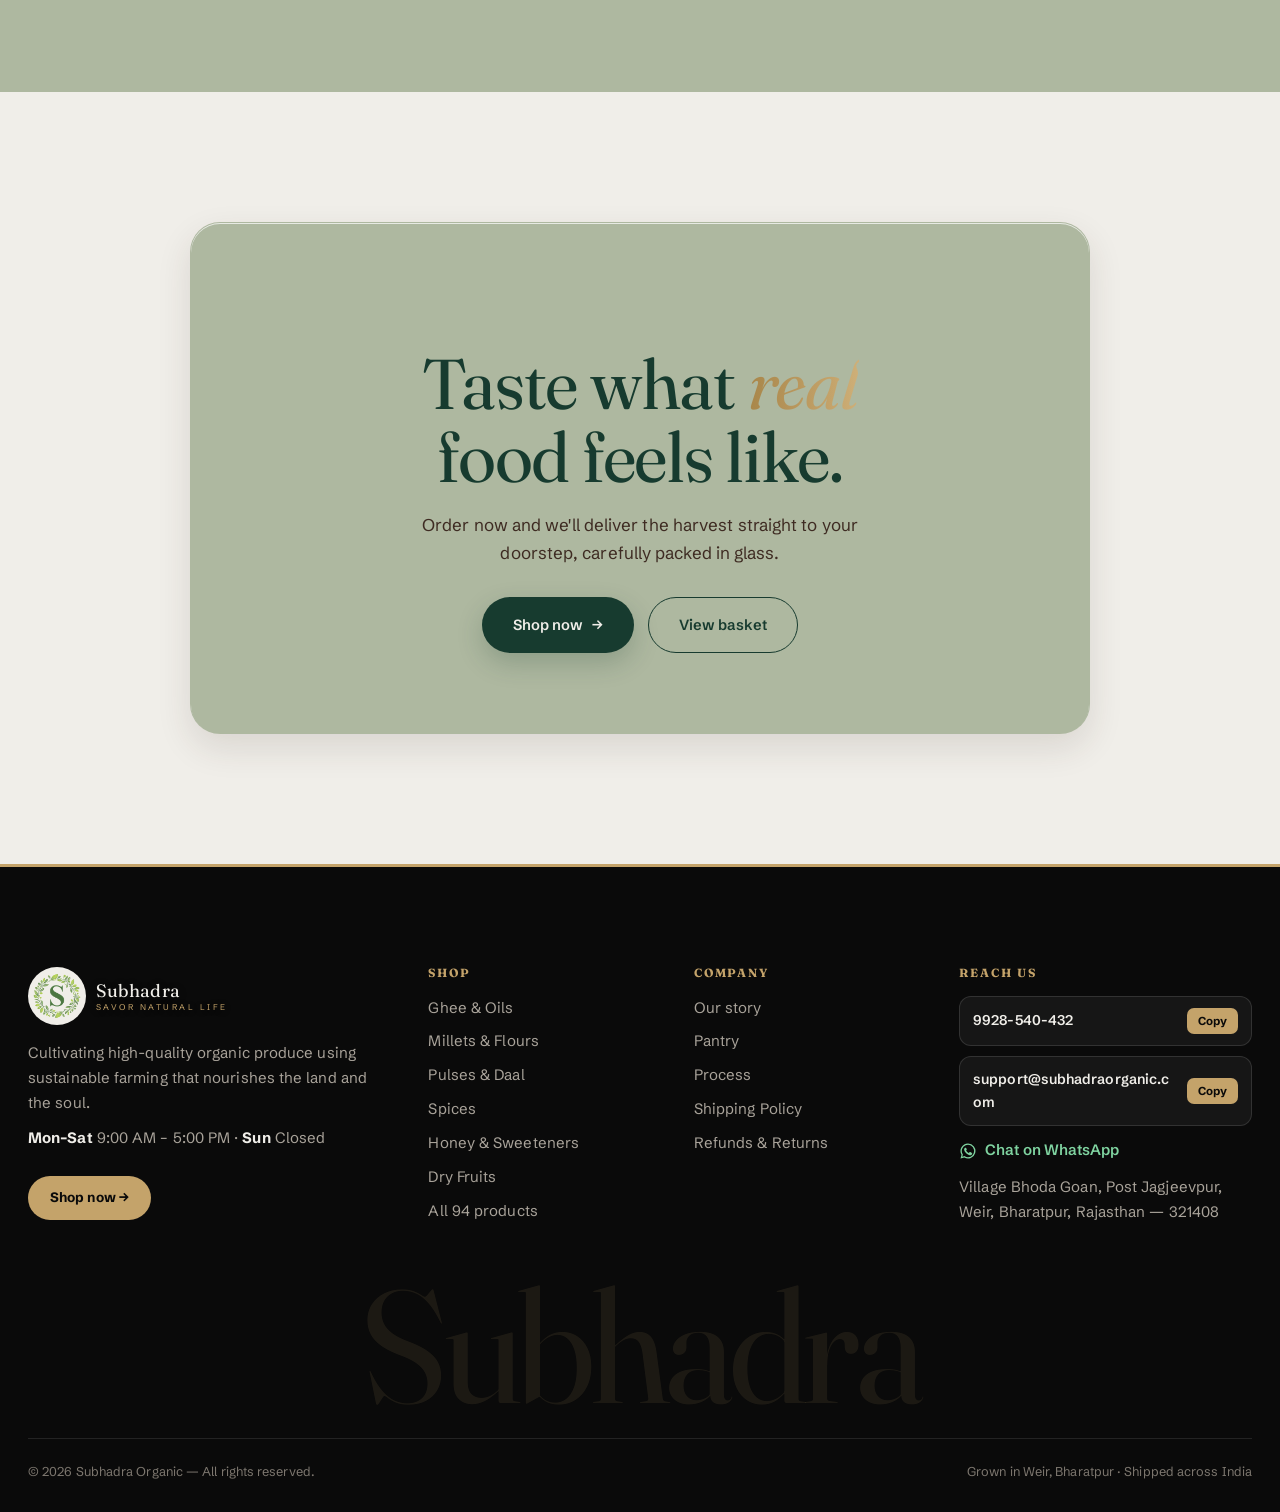
<file: products/index.html>
<!DOCTYPE html>
<html lang="en">
<meta charset="utf-8">
<meta name="viewport" content="width=device-width, initial-scale=1">
<title>All Products — Organic Ghee, Oils, Millets, Pulses &amp; Spices | Subhadra Organic</title>
<meta name="description" content="Browse 94 organic products from Subhadra Organic — A2 Gir bilona ghee, cold-pressed oils, millets and flours, pulses and daal, spices, raw honey, jaggery, pickles and dry fruits.">
<link rel="canonical" href="https://subhadraorganic.com/products/">
<meta name="theme-color" content="#173B2F">
<meta name="robots" content="index,follow,max-image-preview:large,max-snippet:-1,max-video-preview:-1">
<meta name="author" content="Subhadra Organic">
<meta name="geo.region" content="IN-RJ">
<meta name="geo.placename" content="Bharatpur, Rajasthan">

<meta property="og:type" content="website">
<meta property="og:site_name" content="Subhadra Organic">
<meta property="og:locale" content="en_IN">
<meta property="og:title" content="All Products — Organic Ghee, Oils, Millets, Pulses &amp; Spices | Subhadra Organic">
<meta property="og:description" content="Browse 94 organic products from Subhadra Organic — A2 Gir bilona ghee, cold-pressed oils, millets and flours, pulses and daal, spices, raw honey, jaggery, pickles and dry fruits.">
<meta property="og:url" content="https://subhadraorganic.com/products/">
<meta property="og:image" content="https://subhadraorganic.com/assets/img/521cba3567.jpg">
<meta property="og:image:width" content="1200">
<meta property="og:image:height" content="675">
<meta property="og:image:type" content="image/jpeg">
<meta property="og:image:alt" content="A jar of Subhadra Organic ghee with bowls of spices and grains, on a farm table at sunrise">

<meta name="twitter:card" content="summary_large_image">
<meta name="twitter:title" content="All Products — Organic Ghee, Oils, Millets, Pulses &amp; Spices | Subhadra Organic">
<meta name="twitter:description" content="Browse 94 organic products from Subhadra Organic — A2 Gir bilona ghee, cold-pressed oils, millets and flours, pulses and daal, spices, raw honey, jaggery, pickles and dry fruits.">
<meta name="twitter:image" content="https://subhadraorganic.com/assets/img/521cba3567.jpg">

<link rel="icon" type="image/png" href="/assets/img/c11d36d24b.png">
<link rel="apple-touch-icon" href="/assets/img/0c7efe35f9.png">
<link rel="manifest" href="/site.webmanifest">
<link rel="preconnect" href="https://fonts.googleapis.com">
<link rel="preconnect" href="https://fonts.gstatic.com" crossorigin>
<link rel="stylesheet" href="https://fonts.googleapis.com/css2?family=Fraunces:ital,opsz,wght@0,9..144,300..500;1,9..144,300..500&family=Schibsted+Grotesk:wght@400;500;600;700&display=swap">
<link rel="stylesheet" href="/assets/site.css">
<script type="application/ld+json">{"@context":"https://schema.org","@type":"Organization","@id":"https://subhadraorganic.com/#organization","name":"Subhadra Organic","alternateName":"Subhadra Organic Farm","url":"https://subhadraorganic.com/","logo":{"@type":"ImageObject","url":"https://subhadraorganic.com/assets/img/e28d66e292.png"},"slogan":"Savor Natural Life","description":"Certified organic A2 Gir bilona ghee, cold-pressed oils, raw honey, millets, pulses, spices and dry fruits from a family farm in Bharatpur, Rajasthan.","email":"support@subhadraorganic.com","telephone":"+91-9928540432","address":{"@type":"PostalAddress","streetAddress":"Village Bhoda Goan, Post Jagjeevpur, Weir","addressLocality":"Bharatpur","addressRegion":"Rajasthan","postalCode":"321408","addressCountry":"IN"},"founder":{"@type":"Person","name":"Banwari Lal Maholia"},"areaServed":{"@type":"Country","name":"India"}}</script>
<script type="application/ld+json">{"@context":"https://schema.org","@type":"BreadcrumbList","itemListElement":[{"@type":"ListItem","position":1,"name":"Home","item":"https://subhadraorganic.com/"},{"@type":"ListItem","position":2,"name":"All Products","item":"https://subhadraorganic.com/products/"}]}</script>
<script type="application/ld+json">{"@context":"https://schema.org","@type":"CollectionPage","name":"All Products","url":"https://subhadraorganic.com/products/","isPartOf":{"@id":"https://subhadraorganic.com/#website"}}</script>

<body class="inner">
</noscript>
<div id="jswarn" style="position:fixed;left:12px;right:12px;bottom:12px;z-index:999;background:#5C4033;color:#fff;padding:12px 16px;border-radius:12px;font:600 14px/1.45 system-ui,sans-serif;text-align:center;box-shadow:0 10px 30px rgba(0,0,0,.3)">Animations are blocked in this viewer (scripts are not running). Right-click the file → Open with → Google Chrome.</div>
<div class="bgfx" aria-hidden="true"></div>
<div class="orb a" aria-hidden="true"></div>
<div class="orb b" aria-hidden="true"></div>
<div class="orb c" aria-hidden="true"></div>

<div class="pre" id="pre" aria-hidden="true"><div><div class="pw"><span>Subhadra</span></div><div class="pct"><span id="pct">0</span> — SAVOR NATURAL LIFE</div></div></div>

<header id="hdr">
  <div class="wrap">
    <div class="navbar liquid">
      <a class="brand" href="/"><img src="/assets/img/e28d66e292.png" alt="Subhadra Organic"><span class="bt">Subhadra<small>Savor Natural Life</small></span></a>
      <nav class="links" id="navlinks"><span class="nav-ind" id="navInd" aria-hidden="true"></span>
        <a href="/">Home</a><a href="/products/" aria-current="page">All Products</a><a href="/bilona-ghee/">Bilona Ghee</a><a href="/about/">The Farm</a><a href="/gallery/">Gallery</a><a href="/contact/">Contact</a>
      </nav>
      <div class="nav-r"><span class="magnet"><a class="cartbtn" href="/#shop">Shop Now</a></span>
        <button class="cartico" id="cartBtn" aria-label="Open cart"><svg viewBox="0 0 24 24" fill="none" stroke="currentColor" stroke-width="1.8" stroke-linecap="round" stroke-linejoin="round"><path d="M6 7h12l-1 13H7L6 7z"/><path d="M9 7V5a3 3 0 0 1 6 0v2"/></svg><span class="badge" id="cartCount">0</span></button>
        <button class="menu-btn" id="menuBtn" aria-label="Open menu" aria-expanded="false">☰</button></div>
    </div>
  </div>
</header>

<a id="top"></a>


<!-- FULL CATALOG -->
<section class="band catalog" id="catalog">
  <div class="wrap">
    <div class="shead"><div><span class="eyebrow" data-rev>Everything we grow · 94 products</span>
      <h1 class="cascade" style="margin-top:14px;">The complete pantry.</h1></div>
      <label class="csearch" data-rev data-d="1"><svg viewBox="0 0 24 24" fill="none" stroke="currentColor" stroke-width="2" stroke-linecap="round"><circle cx="11" cy="11" r="7"/><path d="m20 20-3.5-3.5"/></svg><input id="cq" type="search" placeholder="Search ghee, dal, millets…" aria-label="Search products"></label></div>
    <div class="ctabs" id="ctabs"><button class="on" data-c="all">All <i>94</i></button><button data-c="oils">Ghee &amp; Oils <i>8</i></button><button data-c="sweet">Sweeteners &amp; Honey <i>9</i></button><button data-c="dry">Dry Fruits <i>8</i></button><button data-c="pickles">Pickles <i>3</i></button><button data-c="murabba">Murabba <i>1</i></button><button data-c="grains">Grains <i>8</i></button><button data-c="millets">Millets &amp; Flours <i>10</i></button><button data-c="pulses">Pulses &amp; Daal <i>21</i></button><button data-c="rice">Rice <i>8</i></button><button data-c="spices">Spices <i>17</i></button><button data-c="home">Home Care <i>1</i></button></div>
    <div class="cgrid" id="cgrid">
      <article class="citem" data-c="oils" data-name="Gir Bilona Ghee" data-price="1300"><div class="cim"><span class="ctag">-17%</span><img src="/assets/img/eeffd783cc.webp" alt="Gir Bilona Ghee" loading="lazy"></div><h3>Gir Bilona Ghee</h3><div class="cpr">₹1,300 – ₹2,500</div><button class="cadd" data-add="Gir Bilona Ghee">Add +</button></article>
<article class="citem" data-c="oils" data-name="Makkhan" data-price="1100"><div class="cim"><span class="ctag">-9%</span><img src="/assets/img/b27095fe2a.webp" alt="Makkhan" loading="lazy"></div><h3>Makkhan</h3><div class="cpr">₹1,100 – ₹2,000</div><button class="cadd" data-add="Makkhan">Add +</button></article>
<article class="citem" data-c="oils" data-name="White Sesame Oil" data-price="329"><div class="cim"><span class="ctag">-18%</span><img src="/assets/img/d1200a750d.webp" alt="White Sesame Oil" loading="lazy"></div><h3>White Sesame Oil</h3><div class="cpr">₹329 – ₹599</div><button class="cadd" data-add="White Sesame Oil">Add +</button></article>
<article class="citem" data-c="oils" data-name="Coconut Extra Virgin Oil" data-price="298"><div class="cim"><span class="ctag">-15%</span><img src="/assets/img/c361e52821.webp" alt="Coconut Extra Virgin Oil" loading="lazy"></div><h3>Coconut Extra Virgin Oil</h3><div class="cpr">₹298 – ₹549</div><button class="cadd" data-add="Coconut Extra Virgin Oil">Add +</button></article>
<article class="citem" data-c="oils" data-name="Coconut Virgin Oil" data-price="299"><div class="cim"><span class="ctag">-12%</span><img src="/assets/img/eb44598445.webp" alt="Coconut Virgin Oil" loading="lazy"></div><h3>Coconut Virgin Oil</h3><div class="cpr">₹299 – ₹449</div><button class="cadd" data-add="Coconut Virgin Oil">Add +</button></article>
<article class="citem" data-c="oils" data-name="Peanut Oil" data-price="239"><div class="cim"><span class="ctag">-10%</span><img src="/assets/img/0b057ce646.webp" alt="Peanut Oil" loading="lazy"></div><h3>Peanut Oil</h3><div class="cpr">₹239 – ₹449</div><button class="cadd" data-add="Peanut Oil">Add +</button></article>
<article class="citem" data-c="oils" data-name="Yellow Mustard Oil" data-price="200"><div class="cim"><span class="ctag">-9%</span><img src="/assets/img/d58ce7e86e.webp" alt="Yellow Mustard Oil" loading="lazy"></div><h3>Yellow Mustard Oil</h3><div class="cpr">₹200 – ₹370</div><button class="cadd" data-add="Yellow Mustard Oil">Add +</button></article>
<article class="citem" data-c="oils" data-name="Black Mustard Oil" data-price="169"><div class="cim"><span class="ctag">-16%</span><img src="/assets/img/1df6434973.webp" alt="Black Mustard Oil" loading="lazy"></div><h3>Black Mustard Oil</h3><div class="cpr">₹169 – ₹299</div><button class="cadd" data-add="Black Mustard Oil">Add +</button></article>
<article class="citem" data-c="sweet" data-name="Acacia Honey" data-price="349"><div class="cim"><img src="/assets/img/8f879cb44a.webp" alt="Acacia Honey" loading="lazy"></div><h3>Acacia Honey</h3><div class="cpr">₹349 – ₹1,049</div><button class="cadd" data-add="Acacia Honey">Add +</button></article>
<article class="citem" data-c="sweet" data-name="Ajwain Honey" data-price="199"><div class="cim"><img src="/assets/img/7824f22fbe.webp" alt="Ajwain Honey" loading="lazy"></div><h3>Ajwain Honey</h3><div class="cpr">₹199 – ₹399</div><button class="cadd" data-add="Ajwain Honey">Add +</button></article>
<article class="citem" data-c="sweet" data-name="Wild Flower Honey" data-price="300"><div class="cim"><img src="/assets/img/84db2d2208.webp" alt="Wild Flower Honey" loading="lazy"></div><h3>Wild Flower Honey</h3><div class="cpr">₹300 – ₹599</div><button class="cadd" data-add="Wild Flower Honey">Add +</button></article>
<article class="citem" data-c="sweet" data-name="Coconut Sugar" data-price="299"><div class="cim"><img src="/assets/img/c440f9854c.webp" alt="Coconut Sugar" loading="lazy"></div><h3>Coconut Sugar</h3><div class="cpr">₹299 – ₹449</div><button class="cadd" data-add="Coconut Sugar">Add +</button></article>
<article class="citem" data-c="sweet" data-name="Deshi Khand" data-price="79"><div class="cim"><img src="/assets/img/7fb38aefb7.webp" alt="Deshi Khand" loading="lazy"></div><h3>Deshi Khand</h3><div class="cpr">₹79 – ₹140</div><button class="cadd" data-add="Deshi Khand">Add +</button></article>
<article class="citem" data-c="sweet" data-name="Desi Khand Mishri" data-price="260"><div class="cim"><span class="ctag">-13%</span><img src="/assets/img/40084ea353.webp" alt="Desi Khand Mishri" loading="lazy"></div><h3>Desi Khand Mishri</h3><div class="cpr">₹260 <s>₹300</s></div><button class="cadd" data-add="Desi Khand Mishri">Add +</button></article>
<article class="citem" data-c="sweet" data-name="Jaggery" data-price="69"><div class="cim"><img src="/assets/img/6d5ed61e2c.webp" alt="Jaggery" loading="lazy"></div><h3>Jaggery</h3><div class="cpr">₹69 – ₹120</div><button class="cadd" data-add="Jaggery">Add +</button></article>
<article class="citem" data-c="sweet" data-name="Jaggery Powder" data-price="75"><div class="cim"><img src="/assets/img/efbf16fed0.webp" alt="Jaggery Powder" loading="lazy"></div><h3>Jaggery Powder</h3><div class="cpr">₹75 – ₹130</div><button class="cadd" data-add="Jaggery Powder">Add +</button></article>
<article class="citem" data-c="sweet" data-name="Palm Jaggery" data-price="349"><div class="cim"><img src="/assets/img/4b8a645f45.webp" alt="Palm Jaggery" loading="lazy"></div><h3>Palm Jaggery</h3><div class="cpr">₹349 – ₹549</div><button class="cadd" data-add="Palm Jaggery">Add +</button></article>
<article class="citem" data-c="dry" data-name="Almonds (Badam)" data-price="450"><div class="cim"><img src="/assets/img/bf09b660c9.webp" alt="Almonds (Badam)" loading="lazy"></div><h3>Almonds (Badam)</h3><div class="cpr">₹450 – ₹1,678</div><button class="cadd" data-add="Almonds (Badam)">Add +</button></article>
<article class="citem" data-c="dry" data-name="Cashews (Kaju)" data-price="399"><div class="cim"><img src="/assets/img/7709f17a80.webp" alt="Cashews (Kaju)" loading="lazy"></div><h3>Cashews (Kaju)</h3><div class="cpr">₹399 – ₹1,300</div><button class="cadd" data-add="Cashews (Kaju)">Add +</button></article>
<article class="citem" data-c="dry" data-name="Dates (Khajoor) – Medjool" data-price="500"><div class="cim"><img src="/assets/img/38c7ed3726.webp" alt="Dates (Khajoor) – Medjool" loading="lazy"></div><h3>Dates (Khajoor) – Medjool</h3><div class="cpr">₹500 – ₹1,890</div><button class="cadd" data-add="Dates (Khajoor) – Medjool">Add +</button></article>
<article class="citem" data-c="dry" data-name="Figs (Anjeer)" data-price="550"><div class="cim"><img src="/assets/img/e61d96cac5.webp" alt="Figs (Anjeer)" loading="lazy"></div><h3>Figs (Anjeer)</h3><div class="cpr">₹550 – ₹1,950</div><button class="cadd" data-add="Figs (Anjeer)">Add +</button></article>
<article class="citem" data-c="dry" data-name="Pistachios (Pista)" data-price="500"><div class="cim"><img src="/assets/img/ba318375be.webp" alt="Pistachios (Pista)" loading="lazy"></div><h3>Pistachios (Pista)</h3><div class="cpr">₹500 – ₹1,890</div><button class="cadd" data-add="Pistachios (Pista)">Add +</button></article>
<article class="citem" data-c="dry" data-name="Prunes (Sukha Aloo Bukhara)" data-price="0"><div class="cim"><img src="/assets/img/0bc0a8b13d.webp" alt="Prunes (Sukha Aloo Bukhara)" loading="lazy"></div><h3>Prunes (Sukha Aloo Bukhara)</h3><div class="cpr"><span class="por">Price on request</span></div><a class="cadd alt" href="https://wa.me/919928540432?text=Hi, I want to know the price of Prunes (Sukha Aloo Bukhara)" target="_blank" rel="noopener">Enquire</a></article>
<article class="citem" data-c="dry" data-name="Raisins (Kishmish)" data-price="250"><div class="cim"><img src="/assets/img/62dc5cb496.webp" alt="Raisins (Kishmish)" loading="lazy"></div><h3>Raisins (Kishmish)</h3><div class="cpr">₹250 – ₹769</div><button class="cadd" data-add="Raisins (Kishmish)">Add +</button></article>
<article class="citem" data-c="dry" data-name="Walnuts (Akhrot) – Whole" data-price="250"><div class="cim"><div class="ph"><span>W</span><small>Subhadra</small></div></div><h3>Walnuts (Akhrot) – Whole</h3><div class="cpr">₹250 – ₹769</div><button class="cadd" data-add="Walnuts (Akhrot) – Whole">Add +</button></article>
<article class="citem" data-c="pickles" data-name="Ker Sangri Pickle" data-price="249"><div class="cim"><img src="/assets/img/acf15e2cd8.webp" alt="Ker Sangri Pickle" loading="lazy"></div><h3>Ker Sangri Pickle</h3><div class="cpr">₹249 – ₹499</div><button class="cadd" data-add="Ker Sangri Pickle">Add +</button></article>
<article class="citem" data-c="pickles" data-name="Rajasthani Ker Pickle" data-price="349"><div class="cim"><img src="/assets/img/0e1822a936.webp" alt="Rajasthani Ker Pickle" loading="lazy"></div><h3>Rajasthani Ker Pickle</h3><div class="cpr">₹349 – ₹599</div><button class="cadd" data-add="Rajasthani Ker Pickle">Add +</button></article>
<article class="citem" data-c="pickles" data-name="Sweet Lemon Pickle" data-price="125"><div class="cim"><img src="/assets/img/b7d60ca4c1.webp" alt="Sweet Lemon Pickle" loading="lazy"></div><h3>Sweet Lemon Pickle</h3><div class="cpr">₹125 – ₹225</div><button class="cadd" data-add="Sweet Lemon Pickle">Add +</button></article>
<article class="citem" data-c="murabba" data-name="Honey Awla Murabba" data-price="549"><div class="cim"><span class="ctag">-9%</span><img src="/assets/img/7ec2ec37ac.webp" alt="Honey Awla Murabba" loading="lazy"></div><h3>Honey Awla Murabba</h3><div class="cpr">₹549 <s>₹600</s></div><button class="cadd" data-add="Honey Awla Murabba">Add +</button></article>
<article class="citem" data-c="grains" data-name="Bajra (Pearl Millet) Grain" data-price="450"><div class="cim"><img src="/assets/img/7c9fa58485.webp" alt="Bajra (Pearl Millet) Grain" loading="lazy"></div><h3>Bajra (Pearl Millet) Grain</h3><div class="cpr">₹450 – ₹4,550</div><button class="cadd" data-add="Bajra (Pearl Millet) Grain">Add +</button></article>
<article class="citem" data-c="grains" data-name="Banshi Wheat" data-price="650"><div class="cim"><img src="/assets/img/b44efc7b9c.webp" alt="Banshi Wheat" loading="lazy"></div><h3>Banshi Wheat</h3><div class="cpr">₹650 – ₹6,300</div><button class="cadd" data-add="Banshi Wheat">Add +</button></article>
<article class="citem" data-c="grains" data-name="Barley" data-price="650"><div class="cim"><img src="/assets/img/7271bc037c.webp" alt="Barley" loading="lazy"></div><h3>Barley</h3><div class="cpr">₹650 – ₹6,300</div><button class="cadd" data-add="Barley">Add +</button></article>
<article class="citem" data-c="grains" data-name="Chana (Chickpeas)" data-price="890"><div class="cim"><img src="/assets/img/d0a3a7d0b3.webp" alt="Chana (Chickpeas)" loading="lazy"></div><h3>Chana (Chickpeas)</h3><div class="cpr">₹890 – ₹8,600</div><button class="cadd" data-add="Chana (Chickpeas)">Add +</button></article>
<article class="citem" data-c="grains" data-name="Jowar (Sorghum)" data-price="650"><div class="cim"><img src="/assets/img/8da8d63e0e.webp" alt="Jowar (Sorghum)" loading="lazy"></div><h3>Jowar (Sorghum)</h3><div class="cpr">₹650 – ₹6,300</div><button class="cadd" data-add="Jowar (Sorghum)">Add +</button></article>
<article class="citem" data-c="grains" data-name="Khapli Emmer Wheat" data-price="1300"><div class="cim"><img src="/assets/img/a93ac052cd.webp" alt="Khapli Emmer Wheat" loading="lazy"></div><h3>Khapli Emmer Wheat</h3><div class="cpr">₹1,300 – ₹12,000</div><button class="cadd" data-add="Khapli Emmer Wheat">Add +</button></article>
<article class="citem" data-c="grains" data-name="Sona Moti Pagambari Wheat" data-price="1100"><div class="cim"><img src="/assets/img/6f0f74d888.webp" alt="Sona Moti Pagambari Wheat" loading="lazy"></div><h3>Sona Moti Pagambari Wheat</h3><div class="cpr">₹1,100 – ₹11,000</div><button class="cadd" data-add="Sona Moti Pagambari Wheat">Add +</button></article>
<article class="citem" data-c="grains" data-name="Wheat 4043" data-price="450"><div class="cim"><img src="/assets/img/8d5ae1f606.webp" alt="Wheat 4043" loading="lazy"></div><h3>Wheat 4043</h3><div class="cpr">₹450 – ₹4,550</div><button class="cadd" data-add="Wheat 4043">Add +</button></article>
<article class="citem" data-c="millets" data-name="Bansi Wheat Atta" data-price="70"><div class="cim"><img src="/assets/img/a3449b9959.webp" alt="Bansi Wheat Atta" loading="lazy"></div><h3>Bansi Wheat Atta</h3><div class="cpr">₹70 – ₹340</div><button class="cadd" data-add="Bansi Wheat Atta">Add +</button></article>
<article class="citem" data-c="millets" data-name="Barnyard Millets" data-price="109"><div class="cim"><img src="/assets/img/5a5d035968.webp" alt="Barnyard Millets" loading="lazy"></div><h3>Barnyard Millets</h3><div class="cpr">₹109 – ₹208</div><button class="cadd" data-add="Barnyard Millets">Add +</button></article>
<article class="citem" data-c="millets" data-name="Browntop Millets" data-price="130"><div class="cim"><img src="/assets/img/c46e1b83de.webp" alt="Browntop Millets" loading="lazy"></div><h3>Browntop Millets</h3><div class="cpr">₹130 – ₹240</div><button class="cadd" data-add="Browntop Millets">Add +</button></article>
<article class="citem" data-c="millets" data-name="Finger Millet (Ragi)" data-price="50"><div class="cim"><img src="/assets/img/ae4ac8fd9d.webp" alt="Finger Millet (Ragi)" loading="lazy"></div><h3>Finger Millet (Ragi)</h3><div class="cpr">₹50 – ₹80</div><button class="cadd" data-add="Finger Millet (Ragi)">Add +</button></article>
<article class="citem" data-c="millets" data-name="Foxtail Millets" data-price="109"><div class="cim"><img src="/assets/img/3ff5c65931.webp" alt="Foxtail Millets" loading="lazy"></div><h3>Foxtail Millets</h3><div class="cpr">₹109 – ₹215</div><button class="cadd" data-add="Foxtail Millets">Add +</button></article>
<article class="citem" data-c="millets" data-name="Khapli Atta" data-price="160"><div class="cim"><img src="/assets/img/0875c8c117.webp" alt="Khapli Atta" loading="lazy"></div><h3>Khapli Atta</h3><div class="cpr">₹160 – ₹770</div><button class="cadd" data-add="Khapli Atta">Add +</button></article>
<article class="citem" data-c="millets" data-name="Kodo Millets" data-price="98"><div class="cim"><img src="/assets/img/7acdf293db.webp" alt="Kodo Millets" loading="lazy"></div><h3>Kodo Millets</h3><div class="cpr">₹98 – ₹213</div><button class="cadd" data-add="Kodo Millets">Add +</button></article>
<article class="citem" data-c="millets" data-name="Little Millets" data-price="112"><div class="cim"><img src="/assets/img/a0e016f596.webp" alt="Little Millets" loading="lazy"></div><h3>Little Millets</h3><div class="cpr">₹112 – ₹199</div><button class="cadd" data-add="Little Millets">Add +</button></article>
<article class="citem" data-c="millets" data-name="Sona Moti Atta" data-price="130"><div class="cim"><div class="ph"><span>SM</span><small>Subhadra</small></div></div><h3>Sona Moti Atta</h3><div class="cpr">₹130 – ₹630</div><button class="cadd" data-add="Sona Moti Atta">Add +</button></article>
<article class="citem" data-c="millets" data-name="Wheat 4043 Atta" data-price="56"><div class="cim"><span class="ctag">-15%</span><div class="ph"><span>W4</span><small>Subhadra</small></div></div><h3>Wheat 4043 Atta</h3><div class="cpr">₹56 – ₹270</div><button class="cadd" data-add="Wheat 4043 Atta">Add +</button></article>
<article class="citem" data-c="pulses" data-name="Arhar Dal" data-price="90"><div class="cim"><img src="/assets/img/c068db3ddf.webp" alt="Arhar Dal" loading="lazy"></div><h3>Arhar Dal</h3><div class="cpr">₹90 – ₹310</div><button class="cadd" data-add="Arhar Dal">Add +</button></article>
<article class="citem" data-c="pulses" data-name="Chana Daal" data-price="35"><div class="cim"><img src="/assets/img/a5fdba1c98.webp" alt="Chana Daal" loading="lazy"></div><h3>Chana Daal</h3><div class="cpr">₹35 – ₹130</div><button class="cadd" data-add="Chana Daal">Add +</button></article>
<article class="citem" data-c="pulses" data-name="Chana Sabut" data-price="0"><div class="cim"><img src="/assets/img/d0a3a7d0b3.webp" alt="Chana Sabut" loading="lazy"></div><h3>Chana Sabut</h3><div class="cpr"><span class="por">Price on request</span></div><a class="cadd alt" href="https://wa.me/919928540432?text=Hi, I want to know the price of Chana Sabut" target="_blank" rel="noopener">Enquire</a></article>
<article class="citem" data-c="pulses" data-name="Hari Moong Sabut" data-price="69"><div class="cim"><img src="/assets/img/6cabf0ebde.webp" alt="Hari Moong Sabut" loading="lazy"></div><h3>Hari Moong Sabut</h3><div class="cpr">₹69 – ₹211</div><button class="cadd" data-add="Hari Moong Sabut">Add +</button></article>
<article class="citem" data-c="pulses" data-name="Kabuli Chana" data-price="60"><div class="cim"><img src="/assets/img/0ec93da55f.webp" alt="Kabuli Chana" loading="lazy"></div><h3>Kabuli Chana</h3><div class="cpr">₹60 – ₹230</div><button class="cadd" data-add="Kabuli Chana">Add +</button></article>
<article class="citem" data-c="pulses" data-name="Kulti Daal" data-price="80"><div class="cim"><img src="/assets/img/b99855dda6.webp" alt="Kulti Daal" loading="lazy"></div><h3>Kulti Daal</h3><div class="cpr">₹80 – ₹230</div><button class="cadd" data-add="Kulti Daal">Add +</button></article>
<article class="citem" data-c="pulses" data-name="Lobiya" data-price="70"><div class="cim"><img src="/assets/img/c96776ea7c.webp" alt="Lobiya" loading="lazy"></div><h3>Lobiya</h3><div class="cpr">₹70 – ₹239</div><button class="cadd" data-add="Lobiya">Add +</button></article>
<article class="citem" data-c="pulses" data-name="Masoor Red Daal" data-price="79"><div class="cim"><img src="/assets/img/67c37ef7b4.webp" alt="Masoor Red Daal" loading="lazy"></div><h3>Masoor Red Daal</h3><div class="cpr">₹79 – ₹220</div><button class="cadd" data-add="Masoor Red Daal">Add +</button></article>
<article class="citem" data-c="pulses" data-name="Masoor Sabut" data-price="60"><div class="cim"><img src="/assets/img/64911ddbe5.webp" alt="Masoor Sabut" loading="lazy"></div><h3>Masoor Sabut</h3><div class="cpr">₹60 – ₹220</div><button class="cadd" data-add="Masoor Sabut">Add +</button></article>
<article class="citem" data-c="pulses" data-name="Mix Daal" data-price="70"><div class="cim"><img src="/assets/img/2d4c7f76a2.webp" alt="Mix Daal" loading="lazy"></div><h3>Mix Daal</h3><div class="cpr">₹70 – ₹299</div><button class="cadd" data-add="Mix Daal">Add +</button></article>
<article class="citem" data-c="pulses" data-name="Moong Split Dal Chilka" data-price="79"><div class="cim"><img src="/assets/img/f3fd55c46b.webp" alt="Moong Split Dal Chilka" loading="lazy"></div><h3>Moong Split Dal Chilka</h3><div class="cpr">₹79 – ₹220</div><button class="cadd" data-add="Moong Split Dal Chilka">Add +</button></article>
<article class="citem" data-c="pulses" data-name="Moong Washed Dal Yellow" data-price="80"><div class="cim"><img src="/assets/img/b3de3515b2.webp" alt="Moong Washed Dal Yellow" loading="lazy"></div><h3>Moong Washed Dal Yellow</h3><div class="cpr">₹80 – ₹230</div><button class="cadd" data-add="Moong Washed Dal Yellow">Add +</button></article>
<article class="citem" data-c="pulses" data-name="Moth Daal" data-price="70"><div class="cim"><div class="ph"><span>MD</span><small>Subhadra</small></div></div><h3>Moth Daal</h3><div class="cpr">₹70 – ₹249</div><button class="cadd" data-add="Moth Daal">Add +</button></article>
<article class="citem" data-c="pulses" data-name="Moth Sabut" data-price="60"><div class="cim"><img src="/assets/img/a930d74e7f.webp" alt="Moth Sabut" loading="lazy"></div><h3>Moth Sabut</h3><div class="cpr">₹60 – ₹220</div><button class="cadd" data-add="Moth Sabut">Add +</button></article>
<article class="citem" data-c="pulses" data-name="Pahadi Daal" data-price="80"><div class="cim"><div class="ph"><span>PD</span><small>Subhadra</small></div></div><h3>Pahadi Daal</h3><div class="cpr">₹80 – ₹321</div><button class="cadd" data-add="Pahadi Daal">Add +</button></article>
<article class="citem" data-c="pulses" data-name="Pahadi Sabut" data-price="70"><div class="cim"><img src="/assets/img/e3191edf77.webp" alt="Pahadi Sabut" loading="lazy"></div><h3>Pahadi Sabut</h3><div class="cpr">₹70 – ₹299</div><button class="cadd" data-add="Pahadi Sabut">Add +</button></article>
<article class="citem" data-c="pulses" data-name="Rajma Capsule" data-price="67"><div class="cim"><img src="/assets/img/edd9283795.webp" alt="Rajma Capsule" loading="lazy"></div><h3>Rajma Capsule</h3><div class="cpr">₹67 – ₹230</div><button class="cadd" data-add="Rajma Capsule">Add +</button></article>
<article class="citem" data-c="pulses" data-name="Rajma Chitra" data-price="67"><div class="cim"><img src="/assets/img/d56ce19ceb.webp" alt="Rajma Chitra" loading="lazy"></div><h3>Rajma Chitra</h3><div class="cpr">₹67 – ₹230</div><button class="cadd" data-add="Rajma Chitra">Add +</button></article>
<article class="citem" data-c="pulses" data-name="Urad Daal" data-price="67"><div class="cim"><img src="/assets/img/a58d7fb07c.webp" alt="Urad Daal" loading="lazy"></div><h3>Urad Daal</h3><div class="cpr">₹67 – ₹220</div><button class="cadd" data-add="Urad Daal">Add +</button></article>
<article class="citem" data-c="pulses" data-name="Urad Sabut" data-price="60"><div class="cim"><img src="/assets/img/b6ae60bdb0.webp" alt="Urad Sabut" loading="lazy"></div><h3>Urad Sabut</h3><div class="cpr">₹60 – ₹198</div><button class="cadd" data-add="Urad Sabut">Add +</button></article>
<article class="citem" data-c="pulses" data-name="Urad Washed Dal" data-price="70"><div class="cim"><img src="/assets/img/c97a9b52f9.webp" alt="Urad Washed Dal" loading="lazy"></div><h3>Urad Washed Dal</h3><div class="cpr">₹70 – ₹230</div><button class="cadd" data-add="Urad Washed Dal">Add +</button></article>
<article class="citem" data-c="rice" data-name="Basmati Rice (White Pusa 1121)" data-price="109"><div class="cim"><img src="/assets/img/f12865f8d7.webp" alt="Basmati Rice (White Pusa 1121)" loading="lazy"></div><h3>Basmati Rice (White Pusa 1121)</h3><div class="cpr">₹109 – ₹219</div><button class="cadd" data-add="Basmati Rice (White Pusa 1121)">Add +</button></article>
<article class="citem" data-c="rice" data-name="Brown Basmati Rice" data-price="90"><div class="cim"><img src="/assets/img/ef759d3c3f.webp" alt="Brown Basmati Rice" loading="lazy"></div><h3>Brown Basmati Rice</h3><div class="cpr">₹90 – ₹189</div><button class="cadd" data-add="Brown Basmati Rice">Add +</button></article>
<article class="citem" data-c="rice" data-name="Indrayani Rice" data-price="120"><div class="cim"><img src="/assets/img/e170d8d732.webp" alt="Indrayani Rice" loading="lazy"></div><h3>Indrayani Rice</h3><div class="cpr">₹120 – ₹234</div><button class="cadd" data-add="Indrayani Rice">Add +</button></article>
<article class="citem" data-c="rice" data-name="Jawa Phool Rice" data-price="89"><div class="cim"><div class="ph"><span>JP</span><small>Subhadra</small></div></div><h3>Jawa Phool Rice</h3><div class="cpr">₹89 – ₹189</div><button class="cadd" data-add="Jawa Phool Rice">Add +</button></article>
<article class="citem" data-c="rice" data-name="Kala Namak Rice" data-price="180"><div class="cim"><div class="ph"><span>KN</span><small>Subhadra</small></div></div><h3>Kala Namak Rice</h3><div class="cpr">₹180 – ₹350</div><button class="cadd" data-add="Kala Namak Rice">Add +</button></article>
<article class="citem" data-c="rice" data-name="Khusboo Rice" data-price="67"><div class="cim"><img src="/assets/img/e991051cfa.webp" alt="Khusboo Rice" loading="lazy"></div><h3>Khusboo Rice</h3><div class="cpr">₹67 – ₹112</div><button class="cadd" data-add="Khusboo Rice">Add +</button></article>
<article class="citem" data-c="rice" data-name="Sona Masoori Rice" data-price="69"><div class="cim"><img src="/assets/img/1383ad2ce0.webp" alt="Sona Masoori Rice" loading="lazy"></div><h3>Sona Masoori Rice</h3><div class="cpr">₹69 – ₹112</div><button class="cadd" data-add="Sona Masoori Rice">Add +</button></article>
<article class="citem" data-c="rice" data-name="White Basmati Rice" data-price="89"><div class="cim"><div class="ph"><span>WB</span><small>Subhadra</small></div></div><h3>White Basmati Rice</h3><div class="cpr">₹89 – ₹189</div><button class="cadd" data-add="White Basmati Rice">Add +</button></article>
<article class="citem" data-c="spices" data-name="Bay Leaves" data-price="40"><div class="cim"><img src="/assets/img/55ba7d9a68.webp" alt="Bay Leaves" loading="lazy"></div><h3>Bay Leaves</h3><div class="cpr">₹40 – ₹220</div><button class="cadd" data-add="Bay Leaves">Add +</button></article>
<article class="citem" data-c="spices" data-name="Ceylon Cinnamon (Sri Lanka)" data-price="399"><div class="cim"><img src="/assets/img/2a1c063389.webp" alt="Ceylon Cinnamon (Sri Lanka)" loading="lazy"></div><h3>Ceylon Cinnamon (Sri Lanka)</h3><div class="cpr">₹399 – ₹799</div><button class="cadd" data-add="Ceylon Cinnamon (Sri Lanka)">Add +</button></article>
<article class="citem" data-c="spices" data-name="Cloves Long" data-price="67"><div class="cim"><img src="/assets/img/ab8aeeca30.webp" alt="Cloves Long" loading="lazy"></div><h3>Cloves Long</h3><div class="cpr">₹67 – ₹413</div><button class="cadd" data-add="Cloves Long">Add +</button></article>
<article class="citem" data-c="spices" data-name="Cumin (Zeera)" data-price="90"><div class="cim"><img src="/assets/img/2aaab8baea.webp" alt="Cumin (Zeera)" loading="lazy"></div><h3>Cumin (Zeera)</h3><div class="cpr">₹90 – ₹450</div><button class="cadd" data-add="Cumin (Zeera)">Add +</button></article>
<article class="citem" data-c="spices" data-name="Cumin (Zeera) Powder" data-price="94"><div class="cim"><img src="/assets/img/f07937a41b.webp" alt="Cumin (Zeera) Powder" loading="lazy"></div><h3>Cumin (Zeera) Powder</h3><div class="cpr">₹94 – ₹469</div><button class="cadd" data-add="Cumin (Zeera) Powder">Add +</button></article>
<article class="citem" data-c="spices" data-name="Dhaniya (Coriander) Powder" data-price="68"><div class="cim"><img src="/assets/img/75d43c4059.webp" alt="Dhaniya (Coriander) Powder" loading="lazy"></div><h3>Dhaniya (Coriander) Powder</h3><div class="cpr">₹68 – ₹265</div><button class="cadd" data-add="Dhaniya (Coriander) Powder">Add +</button></article>
<article class="citem" data-c="spices" data-name="Dhaniya (Coriander) Sabut" data-price="60"><div class="cim"><img src="/assets/img/dfbae72498.webp" alt="Dhaniya (Coriander) Sabut" loading="lazy"></div><h3>Dhaniya (Coriander) Sabut</h3><div class="cpr">₹60 – ₹235</div><button class="cadd" data-add="Dhaniya (Coriander) Sabut">Add +</button></article>
<article class="citem" data-c="spices" data-name="Fennel Seeds" data-price="60"><div class="cim"><div class="ph"><span>FS</span><small>Subhadra</small></div></div><h3>Fennel Seeds</h3><div class="cpr">₹60 – ₹278</div><button class="cadd" data-add="Fennel Seeds">Add +</button></article>
<article class="citem" data-c="spices" data-name="Kalonji (Nigella Seeds)" data-price="20"><div class="cim"><img src="/assets/img/f1b2eda6d5.webp" alt="Kalonji (Nigella Seeds)" loading="lazy"></div><h3>Kalonji (Nigella Seeds)</h3><div class="cpr">₹20 – ₹159</div><button class="cadd" data-add="Kalonji (Nigella Seeds)">Add +</button></article>
<article class="citem" data-c="spices" data-name="Kasoori Methi" data-price="59"><div class="cim"><img src="/assets/img/8717bae84a.webp" alt="Kasoori Methi" loading="lazy"></div><h3>Kasoori Methi</h3><div class="cpr">₹59 – ₹278</div><button class="cadd" data-add="Kasoori Methi">Add +</button></article>
<article class="citem" data-c="spices" data-name="Mustard Seeds (Small)" data-price="20"><div class="cim"><img src="/assets/img/f1279face8.webp" alt="Mustard Seeds (Small)" loading="lazy"></div><h3>Mustard Seeds (Small)</h3><div class="cpr">₹20 – ₹159</div><button class="cadd" data-add="Mustard Seeds (Small)">Add +</button></article>
<article class="citem" data-c="spices" data-name="Pepper (Black)" data-price="60"><div class="cim"><img src="/assets/img/4bd6bd15a8.webp" alt="Pepper (Black)" loading="lazy"></div><h3>Pepper (Black)</h3><div class="cpr">₹60 – ₹399</div><button class="cadd" data-add="Pepper (Black)">Add +</button></article>
<article class="citem" data-c="spices" data-name="Pepper (White)" data-price="67"><div class="cim"><img src="/assets/img/985a69c913.webp" alt="Pepper (White)" loading="lazy"></div><h3>Pepper (White)</h3><div class="cpr">₹67 – ₹413</div><button class="cadd" data-add="Pepper (White)">Add +</button></article>
<article class="citem" data-c="spices" data-name="Red Chilli Powder" data-price="75"><div class="cim"><img src="/assets/img/8a61e491a9.webp" alt="Red Chilli Powder" loading="lazy"></div><h3>Red Chilli Powder</h3><div class="cpr">₹75 – ₹359</div><button class="cadd" data-add="Red Chilli Powder">Add +</button></article>
<article class="citem" data-c="spices" data-name="Red Chilli Sabut" data-price="70"><div class="cim"><img src="/assets/img/23b43e459e.webp" alt="Red Chilli Sabut" loading="lazy"></div><h3>Red Chilli Sabut</h3><div class="cpr">₹70 – ₹340</div><button class="cadd" data-add="Red Chilli Sabut">Add +</button></article>
<article class="citem" data-c="spices" data-name="Star Anise" data-price="60"><div class="cim"><img src="/assets/img/6c3a523a56.webp" alt="Star Anise" loading="lazy"></div><h3>Star Anise</h3><div class="cpr">₹60 – ₹278</div><button class="cadd" data-add="Star Anise">Add +</button></article>
<article class="citem" data-c="spices" data-name="Turmeric (Haldi)" data-price="70"><div class="cim"><img src="/assets/img/45b2516efb.webp" alt="Turmeric (Haldi)" loading="lazy"></div><h3>Turmeric (Haldi)</h3><div class="cpr">₹70 – ₹340</div><button class="cadd" data-add="Turmeric (Haldi)">Add +</button></article>
<article class="citem" data-c="home" data-name="Natural Dishwash Liquid" data-price="220"><div class="cim"><span class="ctag">-19%</span><img src="/assets/img/2d3e28c5c7.webp" alt="Natural Dishwash Liquid" loading="lazy"></div><h3>Natural Dishwash Liquid</h3><div class="cpr">₹220 <s>₹270</s></div><button class="cadd" data-add="Natural Dishwash Liquid">Add +</button></article>
    </div>
    <p class="cempty" id="cempty">No products match your search.</p>
    <div class="viewall"><button class="btn fill" id="cmore">Show more products <span class="ar">↓</span></button></div>
    <p class="cnote">Prices shown are pack-size ranges from subhadraorganic.com — choose your pack at checkout.</p>
  </div>
</section>


<!-- CATEGORIES -->
<section class="band sagebg" id="pantry">
  <div class="wrap">
    <div class="shead"><div><span class="eyebrow" data-rev>The pantry · 06</span>
      <h2 class="cascade" style="margin-top:14px;">Everything from our land.</h2></div>
      <span class="sidx" data-rev data-d="1">10 departments · tap to shop</span></div>
    <div class="cats">
      <div class="cat" data-rev><img src="/assets/img/0f0d7bde34.jpg" alt=""><b>Ghee &amp; Oils</b><span class="shopnow">Shop now →</span></div>
      <div class="cat" data-rev data-d="1"><img src="/assets/img/dec309d222.jpg" alt=""><b>Millets &amp; Flours</b><span class="shopnow">Shop now →</span></div>
      <div class="cat" data-rev data-d="2"><img src="/assets/img/de204187e2.jpg" alt=""><b>Pulses &amp; Daal</b><span class="shopnow">Shop now →</span></div>
      <div class="cat" data-rev data-d="3"><img src="/assets/img/31448b361f.jpg" alt=""><b>Spices</b><span class="shopnow">Shop now →</span></div>
      <div class="cat" data-rev data-d="4"><img src="/assets/img/0cd1ec4cea.jpg" alt=""><b>Sweeteners</b><span class="shopnow">Shop now →</span></div>
      <div class="cat" data-rev><img src="/assets/img/85dfc35e0b.jpg" alt=""><b>Pickles</b><span class="shopnow">Shop now →</span></div>
      <div class="cat" data-rev data-d="1"><img src="/assets/img/41fc30cb3e.jpg" alt=""><b>Dry Fruits</b><span class="shopnow">Shop now →</span></div>
      <div class="cat" data-rev data-d="2"><img src="/assets/img/c436ea47c6.jpg" alt=""><b>Rice &amp; Bhaat</b><span class="shopnow">Shop now →</span></div>
      <div class="cat" data-rev data-d="3"><img src="/assets/img/ecd5bbdf03.jpg" alt=""><b>Grains</b><span class="shopnow">Shop now →</span></div>
      <div class="cat" data-rev data-d="4"><img src="/assets/img/8a6f1195da.jpg" alt=""><b>Murabba &amp; More</b><span class="shopnow">Shop now →</span></div>
    </div>
  </div>
</section>


<!-- CTA -->
<section class="cta">
  <div class="wrap"><div class="inner glass">
    <span class="eyebrow" data-rev>Start today</span>
    <h2 data-rev data-d="1">Taste what <span class="shimmer">real</span> food feels like.</h2>
    <p data-rev data-d="2">Order now and we'll deliver the harvest straight to your doorstep, carefully packed in glass.</p>
    <div class="ctabtns" data-rev data-d="3"><span class="magnet"><a class="btn fill" href="/#shop">Shop now <span class="ar">→</span></a></span><button class="btn line" data-opencart>View basket</button></div>
  </div></div>
</section>


<!-- FOOTER -->
<footer id="contact">
  <canvas id="smoke" aria-hidden="true"></canvas>
  <div class="wrap">
    <div class="fgrid">
      <div data-rev>
        <a class="brand" href="/" style="margin-bottom:16px;"><img src="/assets/img/e28d66e292.png" alt="Subhadra Organic"><span class="bt">Subhadra<small style="color:var(--accent)">Savor Natural Life</small></span></a>
        <p>Cultivating high-quality organic produce using sustainable farming that nourishes the land and the soul.</p>
        <p style="margin-top:10px;"><b>Mon–Sat</b> 9:00 AM – 5:00 PM · <b>Sun</b> Closed</p>
        <a class="fshop" href="/#shop">Shop now →</a>
      </div>
      <div data-rev data-d="1"><h4>Shop</h4><a href="#catalog" data-cat="oils">Ghee &amp; Oils</a><a href="#catalog" data-cat="millets">Millets &amp; Flours</a><a href="#catalog" data-cat="pulses">Pulses &amp; Daal</a><a href="#catalog" data-cat="spices">Spices</a><a href="#catalog" data-cat="sweet">Honey &amp; Sweeteners</a><a href="#catalog" data-cat="dry">Dry Fruits</a><a href="#catalog">All 94 products</a></div>
      <div data-rev data-d="2"><h4>Company</h4><a href="/about/">Our story</a><a href="#pantry">Pantry</a><a href="/bilona-ghee/#process">Process</a><a href="/contact/">Shipping Policy</a><a href="/contact/">Refunds &amp; Returns</a></div>
      <div data-rev data-d="3"><h4>Reach us</h4>
        <div class="copyable"><span id="phone">9928-540-432</span><button data-copy="phone">Copy</button></div>
        <div class="copyable"><span id="mail">support@subhadraorganic.com</span><button data-copy="mail">Copy</button></div>
        <a class="fwa" href="https://wa.me/919928540432" target="_blank" rel="noopener"><svg viewBox="0 0 24 24" fill="currentColor" aria-hidden="true"><path d="M12 2a10 10 0 0 0-8.6 15.1L2 22l5-1.3A10 10 0 1 0 12 2zm0 18.2c-1.5 0-3-.4-4.3-1.2l-.3-.2-3 .8.8-2.9-.2-.3A8.2 8.2 0 1 1 12 20.2zm4.5-6.1c-.2-.1-1.5-.7-1.7-.8s-.4-.1-.6.1-.7.8-.8 1-.3.2-.5.1a6.7 6.7 0 0 1-3.3-2.9c-.3-.4.3-.4.7-1.4.1-.2 0-.3 0-.4l-.8-1.8c-.2-.5-.4-.4-.6-.4h-.5a1 1 0 0 0-.7.3 3 3 0 0 0-.9 2.2 5.2 5.2 0 0 0 1.1 2.8 11.9 11.9 0 0 0 4.6 4c1.7.7 2.4.8 3.2.7.5-.1 1.5-.6 1.7-1.2s.2-1.1.2-1.2-.2-.2-.4-.3z"/></svg> Chat on WhatsApp</a>
        <p>Village Bhoda Goan, Post Jagjeevpur,<br>Weir, Bharatpur, Rajasthan — 321408</p>
      </div>
    </div>
    <div class="fbig" aria-hidden="true">Subhadra</div>
    <div class="fbot"><span>© 2026 Subhadra Organic — All rights reserved.</span><span>Grown in Weir, Bharatpur · Shipped across India</span></div>
  </div>
</footer>


<div class="scrim" id="scrim"></div>
<aside class="drawer" id="drawer" aria-label="Your basket" aria-hidden="true">
  <div class="dh"><h3>Your basket</h3><button class="x" id="dClose" aria-label="Close">✕</button></div>
  <div class="items" id="dItems"></div>
  <div class="df"><div class="tot"><span>Estimated total</span><span id="dTotal">₹0</span></div>
    <div class="note">Starting prices for the smallest pack. Pack sizes and final total are confirmed with you on WhatsApp.</div>
    <button class="btn fill" id="checkout"><svg viewBox="0 0 24 24" fill="currentColor" aria-hidden="true"><path d="M12 2a10 10 0 0 0-8.6 15.1L2 22l5-1.3A10 10 0 1 0 12 2zm0 18.2c-1.5 0-3-.4-4.3-1.2l-.3-.2-3 .8.8-2.9-.2-.3A8.2 8.2 0 1 1 12 20.2zm4.5-6.1c-.2-.1-1.5-.7-1.7-.8s-.4-.1-.6.1-.7.8-.8 1-.3.2-.5.1a6.7 6.7 0 0 1-3.3-2.9c-.3-.4.3-.4.7-1.4.1-.2 0-.3 0-.4l-.8-1.8c-.2-.5-.4-.4-.6-.4h-.5a1 1 0 0 0-.7.3 3 3 0 0 0-.9 2.2 5.2 5.2 0 0 0 1.1 2.8 11.9 11.9 0 0 0 4.6 4c1.7.7 2.4.8 3.2.7.5-.1 1.5-.6 1.7-1.2s.2-1.1.2-1.2-.2-.2-.4-.3z"/></svg> Order on WhatsApp</button></div>
</aside>
<div class="mnav" id="mnav" aria-hidden="true">
  <button class="mclose" id="mClose" aria-label="Close menu">✕</button>
  <nav>
    <a href="/">Home</a><a href="/products/" aria-current="page">All Products</a><a href="/bilona-ghee/">Bilona Ghee</a><a href="/about/">The Farm</a><a href="/gallery/">Gallery</a><a href="/contact/">Contact</a>
  </nav>
  <div class="mcta"><a class="btn gold" href="#catalog">Shop now <span class="ar">→</span></a>
    <a class="btn glassbtn" href="https://wa.me/919928540432" target="_blank" rel="noopener"><svg viewBox="0 0 24 24" fill="currentColor" aria-hidden="true"><path d="M12 2a10 10 0 0 0-8.6 15.1L2 22l5-1.3A10 10 0 1 0 12 2zm0 18.2c-1.5 0-3-.4-4.3-1.2l-.3-.2-3 .8.8-2.9-.2-.3A8.2 8.2 0 1 1 12 20.2zm4.5-6.1c-.2-.1-1.5-.7-1.7-.8s-.4-.1-.6.1-.7.8-.8 1-.3.2-.5.1a6.7 6.7 0 0 1-3.3-2.9c-.3-.4.3-.4.7-1.4.1-.2 0-.3 0-.4l-.8-1.8c-.2-.5-.4-.4-.6-.4h-.5a1 1 0 0 0-.7.3 3 3 0 0 0-.9 2.2 5.2 5.2 0 0 0 1.1 2.8 11.9 11.9 0 0 0 4.6 4c1.7.7 2.4.8 3.2.7.5-.1 1.5-.6 1.7-1.2s.2-1.1.2-1.2-.2-.2-.4-.3z"/></svg> WhatsApp us</a></div>
</div>
<a class="wafab" href="https://wa.me/919928540432?text=Hi%20Subhadra%20Organic%2C%20I%27d%20like%20to%20know%20more%20about%20your%20products." target="_blank" rel="noopener" aria-label="Chat on WhatsApp"><svg viewBox="0 0 24 24" fill="currentColor" aria-hidden="true"><path d="M12 2a10 10 0 0 0-8.6 15.1L2 22l5-1.3A10 10 0 1 0 12 2zm0 18.2c-1.5 0-3-.4-4.3-1.2l-.3-.2-3 .8.8-2.9-.2-.3A8.2 8.2 0 1 1 12 20.2zm4.5-6.1c-.2-.1-1.5-.7-1.7-.8s-.4-.1-.6.1-.7.8-.8 1-.3.2-.5.1a6.7 6.7 0 0 1-3.3-2.9c-.3-.4.3-.4.7-1.4.1-.2 0-.3 0-.4l-.8-1.8c-.2-.5-.4-.4-.6-.4h-.5a1 1 0 0 0-.7.3 3 3 0 0 0-.9 2.2 5.2 5.2 0 0 0 1.1 2.8 11.9 11.9 0 0 0 4.6 4c1.7.7 2.4.8 3.2.7.5-.1 1.5-.6 1.7-1.2s.2-1.1.2-1.2-.2-.2-.4-.3z"/></svg></a>
<button class="totop" id="toTop" aria-label="Back to top">↑</button>
<div class="toast" id="toast"><span id="toastTxt">Added</span><button data-opencart>View basket</button></div>



<script src="/assets/site.js" defer></script>
</body>
</html>
</file>
<file: assets/site.css>
/* Subhadra Organic — Botanical light edition.
     Warm mineral off-white body, soft sage sections, forest-green nav/buttons/headings,
     warm sand cards, cocoa text, muted-gold accents. Black footer with cursor smoke. */
  :root{
    --bg:#F0EEE9;        /* warm mineral off-white */
    --sage:#AEB8A0;      /* soft sage */
    --sage-soft:#D3D9CA;
    --green:#173B2F;     /* botanical forest green */
    --green-2:#24533F;
    --sand:#E7DCCF;      /* warm sand */
    --cocoa:#5C4033;     /* muted cocoa */
    --gold:#C4A36A;      /* muted gold */
    --red:#A8392B;       /* madder brick red — offers & alerts */
    --red-2:#8E2E22;     /* deep red, hover/press */
    --red-lt:#D9654F;    /* lifted red, for use on dark green */
    --red-soft:rgba(168,57,43,.10);
    --ink:var(--green); --mut:var(--cocoa);
    --accent:var(--gold); --accent-2:#D8BE8C;
    --brd:rgba(92,64,51,.14); --brd-in:rgba(255,255,255,.7);
    --glow:rgba(23,59,47,.22); --shadow:rgba(60,44,30,.12);
    --f-display:"Fraunces", Georgia, serif;
    --f-body:"Schibsted Grotesk", system-ui, -apple-system, sans-serif;
    color-scheme: light;
  }
  *{ box-sizing:border-box; }
  html,body{ margin:0; }
  html{ scroll-behavior:auto; }
  html.js [data-rev]{ opacity:0; }
  html.js .lines .ln > span{ transform:translateY(110%); }
  body{ background:var(--bg); color:var(--mut); font-family:var(--f-body); font-size:17px; line-height:1.65;
        letter-spacing:.005em; -webkit-font-smoothing:antialiased; overflow-x:hidden; }
  h1,h2,h3,h4{ font-family:var(--f-display); color:var(--ink); margin:0; font-weight:400; line-height:1.03;
               letter-spacing:-.018em; text-wrap:balance; }
  p{ margin:0; } a{ color:inherit; text-decoration:none; } img,video{ display:block; max-width:100%; }
  button{ font-family:inherit; }

  .bgfx{ position:fixed; inset:0; z-index:-2; background:var(--bg); }
  .orb{ position:fixed; z-index:-1; border-radius:50%; filter:blur(80px); opacity:.35; pointer-events:none; will-change:transform; }
  .orb.a{ width:46vw; height:46vw; left:-8vw; top:-6vw; background:radial-gradient(circle,#AEB8A0,transparent 68%); animation:drift1 22s ease-in-out infinite; }
  .orb.b{ width:42vw; height:42vw; right:-8vw; top:12vh; background:radial-gradient(circle,#E7DCCF,transparent 68%); animation:drift2 26s ease-in-out infinite; }
  .orb.c{ width:52vw; height:52vw; left:18vw; bottom:-18vw; background:radial-gradient(circle,#D8BE8C,transparent 70%); opacity:.22; animation:drift3 30s ease-in-out infinite; }
  @keyframes drift1{ 50%{ transform:translate(12vw,10vh) scale(1.1); } }
  @keyframes drift2{ 50%{ transform:translate(-10vw,8vh) scale(1.1); } }
  @keyframes drift3{ 50%{ transform:translate(-8vw,-10vh) scale(1.12); } }

  .wrap{ width:100%; max-width:1300px; margin-inline:auto;
         padding-left:max(28px, env(safe-area-inset-left,0px)); padding-right:max(28px, env(safe-area-inset-right,0px)); }
  @media (max-width:520px){ .wrap{ padding-left:max(16px,env(safe-area-inset-left,0px)); padding-right:max(16px,env(safe-area-inset-right,0px)); } }
  .eyebrow{ font-size:.72rem; font-weight:700; letter-spacing:.26em; text-transform:uppercase; color:#9C7C43;
            display:inline-flex; align-items:center; gap:10px; }
  .eyebrow::before{ content:""; width:26px; height:1px; background:var(--red); }

  /* card surface (was glass) — warm sand panels */
  .glass{ background:var(--sand); border:1px solid var(--brd); border-radius:22px;
          box-shadow:0 14px 34px var(--shadow), inset 0 1px 0 var(--brd-in); }
  .shimmer{ background:linear-gradient(90deg,#A8864A,var(--gold),#E2C996,var(--gold),#A8864A); background-size:300% 100%;
    -webkit-background-clip:text; background-clip:text; color:transparent; -webkit-text-fill-color:transparent;
    animation:shim 5s linear infinite; font-style:italic; }
  @keyframes shim{ to{ background-position:300% 0; } }

  /* preloader */
  .pre{ position:fixed; inset:0; z-index:300; background:var(--green); display:grid; place-items:center; }
  .pre .pw{ font-family:var(--f-display); font-size:clamp(2.2rem,7vw,4.6rem); color:var(--bg); overflow:hidden; text-align:center; }
  .pre .pw span{ display:inline-block; transform:translateY(110%); animation:preUp .9s cubic-bezier(.16,1,.3,1) forwards; }
  .pre .pct{ text-align:center; margin-top:14px; font-size:.8rem; letter-spacing:.3em; color:var(--gold); }
  @keyframes preUp{ to{ transform:none; } }
  body:not(.js) .pre{ display:none; } .pre.done{ transform:translateY(-100%); transition:transform 1s cubic-bezier(.76,0,.24,1); }

  /* ===== HEADER — forest-green floating nav ===== */
  header{ position:sticky; top:calc(env(safe-area-inset-top,0px) + 12px); z-index:110; }
  .navbar{ display:flex; align-items:center; justify-content:space-between; gap:18px; padding:9px 11px 9px 20px;
           border-radius:999px; position:relative; overflow:hidden; margin-top:4px; }
  .liquid{ background:rgba(23,59,47,.94); backdrop-filter:blur(18px) saturate(1.3); -webkit-backdrop-filter:blur(18px) saturate(1.3);
           border:1px solid rgba(196,163,106,.35);
           box-shadow:0 14px 40px rgba(23,59,47,.28), inset 0 1px 0 rgba(255,255,255,.12); }
  .liquid::before{ content:""; position:absolute; top:-60%; left:-60%; width:30%; height:220%; z-index:0;
     background:linear-gradient(100deg,transparent,rgba(255,255,255,.12),transparent); transform:skewX(-18deg);
     animation:navsheen 8s ease-in-out infinite; pointer-events:none; }
  @keyframes navsheen{ 0%{ left:-60%; } 58%,100%{ left:170%; } }
  .brand{ display:flex; align-items:center; gap:10px; position:relative; z-index:1; }
  .brand img{ height:42px; width:auto; }
  .navbar .brand img{ background:var(--bg); border-radius:50%; padding:3px; box-shadow:0 2px 10px rgba(0,0,0,.10); }
  .brand .bt{ font-family:var(--f-display); font-size:1.12rem; color:var(--bg); line-height:1; }
  .brand .bt small{ display:block; font-family:var(--f-body); font-size:.52rem; letter-spacing:.3em; text-transform:uppercase; color:var(--gold); margin-top:3px; }
  nav.links{ position:relative; display:flex; gap:2px; z-index:1; }
  nav.links a{ position:relative; z-index:1; padding:9px 16px; border-radius:999px; font-size:.9rem; font-weight:500; color:#E9E6DE; transition:color .3s; }
  nav.links a:hover{ color:var(--gold); }
  .nav-ind{ position:absolute; top:0; left:0; height:100%; border-radius:999px; z-index:0; opacity:0;
            background:rgba(240,238,233,.12); border:1px solid rgba(196,163,106,.4);
            transition:transform .45s cubic-bezier(.16,1,.3,1), width .45s cubic-bezier(.16,1,.3,1), opacity .3s; }
  .nav-r{ display:flex; align-items:center; gap:10px; position:relative; z-index:1; }
  .magnet{ display:inline-flex; }
  .cartbtn{ background:var(--gold); color:var(--green); padding:11px 22px; border-radius:999px; border:none; cursor:pointer;
            font-weight:700; font-size:.85rem; white-space:nowrap; box-shadow:0 8px 20px rgba(196,163,106,.35); transition:transform .3s, background .3s; }
  .cartbtn:hover{ transform:translateY(-1px); background:#D3B57E; }
  .cartico{ position:relative; width:42px; height:42px; border-radius:50%; border:1px solid rgba(240,238,233,.3); background:rgba(240,238,233,.08);
            color:var(--bg); display:grid; place-items:center; cursor:pointer; transition:background .3s; }
  .cartico:hover{ background:rgba(240,238,233,.18); }
  .cartico svg{ width:19px; height:19px; }
  .cartico .badge{ position:absolute; top:-3px; right:-3px; min-width:19px; height:19px; padding:0 5px; border-radius:999px; background:var(--red); color:#FBF6F2;
                   font-size:.68rem; font-weight:700; display:grid; place-items:center; transform:scale(0); transition:transform .3s cubic-bezier(.34,1.56,.64,1); }
  .cartico .badge.on{ transform:scale(1); }
  .cartico.bump{ animation:bump .5s; } @keyframes bump{ 30%{ transform:scale(1.18); } }
  .menu-btn{ display:none; background:none; border:none; color:var(--bg); font-size:1.5rem; cursor:pointer; position:relative; z-index:1; }
  @media (max-width:920px){ nav.links{ display:none; } .menu-btn{ display:block; } }
  @media (max-width:480px){ .brand .bt small{ display:none; } .cartbtn{ padding:10px 15px; font-size:.78rem; } .navbar{ padding-left:14px; gap:10px; } }

  /* ===== HERO ===== */
  .hero{ position:relative; height:100svh; min-height:600px; overflow:hidden; display:flex; align-items:flex-end; margin-top:-82px; }
  .hero video.bgvid{ position:absolute; inset:0; width:100%; height:100%; object-fit:cover; z-index:0; }
  .hero::after{ content:""; position:absolute; inset:0; z-index:1;
    background:linear-gradient(180deg,rgba(23,59,47,.45) 0%,rgba(23,59,47,.08) 36%,rgba(16,40,32,.85) 100%); }
  .hero .wrap{ position:relative; z-index:2; width:100%; padding-bottom:clamp(40px,7vh,84px); }
  .hero .eyebrow{ color:#E2C996; } .hero .eyebrow::before{ background:var(--red-lt); }
  .hero h1{ color:#F0EEE9; font-size:clamp(3rem,9vw,7.4rem); max-width:16ch; margin-top:18px; letter-spacing:-.03em; text-shadow:0 2px 40px rgba(10,25,20,.45); }
  .hero h1 em{ font-style:italic; color:#E2C996; }
  .hero-row{ display:flex; justify-content:space-between; align-items:flex-end; gap:30px; flex-wrap:wrap; margin-top:26px; }
  .hero p.sub{ max-width:44ch; font-size:1.1rem; color:#ECEAE3; }
  .hero-cta{ display:flex; gap:14px; flex-wrap:wrap; }
  .btn{ padding:15px 30px; border-radius:999px; font-weight:600; font-size:.92rem; cursor:pointer; border:1px solid transparent;
        transition:transform .3s, box-shadow .3s, background .3s; display:inline-flex; gap:9px; align-items:center; }
  .btn .ar{ transition:transform .3s; } .btn:hover .ar{ transform:translateX(5px); }
  .btn.fill{ background:var(--green); color:var(--bg); box-shadow:0 10px 26px var(--glow); }
  .btn.fill:hover{ transform:translateY(-3px); background:var(--green-2); box-shadow:0 14px 34px var(--glow); }
  .btn.gold{ background:var(--gold); color:var(--green); box-shadow:0 10px 26px rgba(196,163,106,.35); }
  .btn.gold:hover{ transform:translateY(-3px); background:#D3B57E; }
  .btn.glassbtn{ background:rgba(240,238,233,.16); backdrop-filter:blur(12px); -webkit-backdrop-filter:blur(12px); border-color:rgba(240,238,233,.55); color:#F0EEE9; }
  .btn.glassbtn:hover{ transform:translateY(-3px); background:rgba(240,238,233,.28); }
  .btn.line{ background:transparent; border-color:var(--green); color:var(--green); }
  .btn.line:hover{ background:var(--green); color:var(--bg); }
  .scroll-cue{ position:absolute; right:max(28px,env(safe-area-inset-right,0px)); bottom:30px; z-index:3; color:#E2C996;
               font-size:.64rem; letter-spacing:.24em; text-transform:uppercase; writing-mode:vertical-rl; display:flex; align-items:center; gap:12px; }
  .scroll-cue::after{ content:""; width:1px; height:40px; background:#E2C996; animation:grow 2.2s ease-in-out infinite; transform-origin:top; }
  @keyframes grow{ 0%,100%{ transform:scaleY(.3); opacity:.3; } 50%{ transform:scaleY(1); opacity:.9; } }
  @media (max-width:640px){ .scroll-cue{ display:none; } }

  /* ===== MARQUEE ===== */
  .mqb{ overflow:hidden; padding-block:14px; background:var(--green); }
  .mqb.sage{ background:var(--sage); }
  .mq{ display:inline-flex; gap:42px; white-space:nowrap; animation:scrollx 30s linear infinite; font-family:var(--f-display);
       font-size:1.5rem; font-style:italic; color:var(--bg); }
  .mqb.sage .mq{ color:var(--green); }
  .mq.rev{ animation-direction:reverse; }
  .mq span{ display:inline-flex; gap:42px; align-items:center; }
  .mq span::after{ content:"✦"; font-style:normal; font-size:.7rem; color:var(--red-lt); }
  .mqb.sage .mq span::after{ color:var(--red); }
  @keyframes scrollx{ to{ transform:translateX(-50%); } }

  /* ===== SECTION ===== */
  section.band{ padding-block:clamp(70px,11vw,140px); position:relative; }
  section.band.alt{ background:var(--sage-soft); }
  section.band.sagebg{ background:var(--sage); }
  section.band.sagebg .eyebrow{ color:var(--green); } section.band.sagebg .eyebrow::before{ background:var(--red); }
  section.band.sagebg .sidx{ color:var(--green); }
  .shead{ display:flex; justify-content:space-between; align-items:flex-end; gap:26px; flex-wrap:wrap; margin-bottom:52px; }
  .shead h1,.shead h2{ font-size:clamp(2.2rem,5vw,3.8rem); max-width:16ch; }
  .shead .sidx{ font-size:.76rem; letter-spacing:.14em; color:var(--mut); text-transform:uppercase; }

  .lines .ln{ display:block; overflow:hidden; }
  .lines .ln > span{ display:block; transition:transform .9s cubic-bezier(.16,1,.3,1); }
  html.js .lines.in .ln > span{ transform:none; }
  .lines .ln:nth-child(2) > span{ transition-delay:.08s; }

  .ugrow{ position:relative; display:inline-block; }
  .ugrow::after{ content:""; position:absolute; left:0; right:0; bottom:-.08em; height:.08em; background:var(--gold);
     transform:scaleX(0); transform-origin:left; transition:transform .9s cubic-bezier(.76,0,.24,1); }
  .ugrow.in::after{ transform:scaleX(1); }
  .cascade span{ display:inline-block; opacity:0; transform:translateY(20px); transition:opacity .6s cubic-bezier(.16,1,.3,1), transform .6s cubic-bezier(.16,1,.3,1); }
  html.js .cascade.in span{ opacity:1; transform:none; }

  /* MANIFESTO */
  .manifesto h1,.manifesto h2{ font-size:clamp(2rem,5.4vw,4.4rem); max-width:20ch; line-height:1.12; }
  .manifesto .w{ color:rgba(23,59,47,.16); transition:color .4s; }
  .manifesto .w.lit{ color:var(--ink); }
  .manifesto .w.key.lit{ color:var(--gold); font-style:italic; }
  .manifesto .foot{ margin-top:40px; display:grid; grid-template-columns:1fr 1fr; gap:30px; max-width:760px; }
  .manifesto .mcta{ margin-top:36px; display:flex; gap:14px; flex-wrap:wrap; }
  @media (max-width:640px){ .manifesto .foot{ grid-template-columns:1fr; } }

  /* SHOWCASE — Collect & Dock (sage band) */
  .showcase{ position:relative; height:480vh; background:var(--sage); }
  .showcase .eyebrow{ color:var(--green); } .showcase .eyebrow::before{ background:var(--red); }
  .sc-sticky{ position:sticky; top:0; height:100svh; overflow:hidden; }
  .sc-sticky .wrap{ position:relative; height:100%; }
  .sc-head{ position:absolute; top:clamp(90px,14vh,140px); left:max(28px,env(safe-area-inset-left,0px)); z-index:3; max-width:32ch; }
  .sc-head h1,.sc-head h2{ font-size:clamp(2.2rem,5vw,3.8rem); margin:14px 0 14px; max-width:16ch; }
  .sc-head p{ max-width:36ch; color:#3E2B22; }
  .sc-head .link{ margin-top:22px; }
  .sc-bgnum{ position:absolute; top:6%; right:3%; font-family:var(--f-display); font-size:clamp(8rem,24vw,22rem);
             color:rgba(23,59,47,.08); line-height:1; pointer-events:none; z-index:0; font-weight:300; }
  .sc-stage{ position:absolute; inset:0; z-index:2; }
  .sc-prod{ position:absolute; left:50%; top:56%; max-height:46vh; width:auto; transform:translate(-50%,-50%);
            filter:drop-shadow(0 24px 34px rgba(23,59,47,.35)); will-change:transform,opacity; }
  .sc-label{ position:absolute; bottom:6%; z-index:4; opacity:0; transition:opacity .4s; transform:translateX(-50%); white-space:nowrap; }
  .sc-label .chip{ padding:10px 16px; border-radius:16px; text-align:center; background:var(--bg); }
  .sc-label b{ font-family:var(--f-body); font-weight:600; color:var(--ink); font-size:.9rem; display:block; }
  .sc-label span{ font-size:.8rem; color:var(--cocoa); font-weight:600; }
  .sc-label button{ margin-top:7px; background:var(--green); color:var(--bg); border:none; border-radius:999px; padding:6px 14px; font-size:.74rem; font-weight:600; cursor:pointer; }
  .sc-label button:hover{ background:var(--green-2); }
  @media (max-width:900px){
    .sc-head{ top:clamp(84px,11vh,120px); right:max(16px,env(safe-area-inset-right,0px)); max-width:none; }
    .sc-head h1,.sc-head h2{ font-size:clamp(2rem,7vw,3rem); margin:10px 0; }
    .sc-head p{ font-size:.95rem; } .sc-bgnum{ display:none; }
    .sc-prod{ top:60%; max-height:38vh; max-width:70vw; }
  }
  @media (max-width:640px){
    .sc-head p{ display:none; } .sc-head .link{ margin-top:12px; padding:11px 20px; font-size:.82rem; }
    .sc-label{ display:none; }
  }

  /* PRODUCT GRID */
  .filters{ display:flex; gap:8px; flex-wrap:wrap; margin:-24px 0 34px; }
  .filters button{ background:transparent; border:1px solid var(--brd); color:var(--cocoa); padding:8px 16px; border-radius:999px; font-size:.84rem; font-weight:500; cursor:pointer; transition:all .25s; }
  .filters button:hover{ border-color:var(--green); color:var(--green); }
  .filters button.on{ background:var(--green); color:var(--bg); border-color:var(--green); }
  .pg{ display:grid; grid-template-columns:repeat(3,1fr); gap:26px; }
  @media (max-width:860px){ .pg{ grid-template-columns:repeat(2,1fr); } }
  @media (max-width:520px){ .pg{ grid-template-columns:1fr; } }
  .pcard{ display:flex; flex-direction:column; padding:14px; transition:transform .4s, box-shadow .4s; }
  .pcard.hide{ display:none; }
  .pcard:hover{ transform:translateY(-8px); box-shadow:0 24px 46px rgba(60,44,30,.18); }
  .pcard .pim{ position:relative; overflow:hidden; border-radius:16px; aspect-ratio:1/1; background:var(--bg); }
  .pcard .pim img{ width:100%; height:100%; object-fit:cover; transition:transform 1.1s cubic-bezier(.16,1,.3,1); }
  .pcard:hover .pim img{ transform:scale(1.07); }
  .pcard .quick{ position:absolute; left:12px; right:12px; bottom:12px; z-index:2; background:var(--green); color:var(--bg); border:none;
                 border-radius:999px; padding:11px; font-size:.82rem; font-weight:600; cursor:pointer; transform:translateY(140%); transition:transform .45s cubic-bezier(.16,1,.3,1), background .3s; }
  .pcard:hover .quick, .pcard .quick:focus-visible{ transform:none; }
  .pcard .quick:hover{ background:var(--green-2); }
  @media (hover:none){ .pcard .quick{ display:none; } }
  .pcard .tag{ position:absolute; top:12px; left:12px; z-index:2; font-size:.66rem; font-weight:700; letter-spacing:.06em; text-transform:uppercase;
               padding:5px 11px; border-radius:999px; background:var(--green); color:var(--bg); }
  .pcard .tag.off{ left:auto; right:12px; background:var(--red); color:#FBF6F2; box-shadow:0 4px 14px rgba(168,57,43,.34); }
  .pcard .pmeta{ padding:16px 8px 4px; display:flex; justify-content:space-between; align-items:baseline; gap:12px; }
  .pcard .pmeta h3{ font-size:1.2rem; }
  .pcard .pmeta .pr{ font-family:var(--f-body); font-weight:700; color:var(--cocoa); font-size:.92rem; white-space:nowrap; }
  .pcard .pd{ font-size:.85rem; color:var(--mut); padding:0 8px; }
  .pcard .acts{ display:flex; gap:8px; margin:16px 8px 6px; }
  .pcard .acts button, .pcard .acts a{ flex:1; text-align:center; padding:11px 10px; border-radius:999px; font-size:.82rem; font-weight:600; cursor:pointer; transition:all .25s; }
  .pcard .acts .addc{ background:var(--green); color:var(--bg); border:1px solid var(--green); }
  .pcard .acts .addc:hover{ background:var(--green-2); }
  .pcard .acts .buy{ background:transparent; color:var(--green); border:1px solid var(--green); }
  .pcard .acts .buy:hover{ background:var(--gold); border-color:var(--gold); }
  .viewall{ display:flex; justify-content:center; margin-top:46px; }

  html.js .pe{ opacity:0; } html.js .pe.in{ opacity:1; }
  html.js .pe.in.pe-elastic{ animation:elasticIn 1s cubic-bezier(.22,1,.36,1); }
  html.js .pe.in.pe-roll{ animation:rollIn .95s cubic-bezier(.16,1,.3,1); }
  @keyframes elasticIn{ 0%{opacity:0;transform:scale(.4)} 55%{opacity:1;transform:scale(1.08)} 75%{transform:scale(.96)} 100%{opacity:1;transform:scale(1)} }
  @keyframes rollIn{ 0%{opacity:0;transform:translateX(-90px) rotate(-120deg)} 100%{opacity:1;transform:none} }
  .pg .pe:nth-child(2){ animation-delay:.08s; } .pg .pe:nth-child(3){ animation-delay:.16s; }
  .pg .pe:nth-child(4){ animation-delay:.1s; } .pg .pe:nth-child(5){ animation-delay:.18s; } .pg .pe:nth-child(6){ animation-delay:.26s; }

  /* HORIZONTAL PIN */
  .hpin{ height:560vh; position:relative; background:var(--sage-soft); }
  .hpsticky{ position:sticky; top:0; height:100svh; overflow:hidden; display:flex; align-items:center; z-index:1; }
  .hptrack{ display:flex; gap:4vw; padding-inline:7vw; will-change:transform; align-items:center; }
  .hpintro{ flex:0 0 auto; width:min(440px,82vw); }
  .hpintro h1,.hpintro h2{ font-size:clamp(2rem,5vw,3.6rem); margin:12px 0; }
  .hpintro p{ color:var(--mut); max-width:34ch; }
  .hpcard{ flex:0 0 auto; width:min(330px,74vw); text-align:center; }
  .hpcard .pw{ aspect-ratio:3/4; border-radius:24px; display:grid; place-items:center; overflow:hidden; background:var(--sand);
     border:1px solid var(--brd); box-shadow:0 18px 40px var(--shadow), inset 0 1px 0 var(--brd-in); }
  .hpcard .pw img{ max-height:74%; max-width:84%; object-fit:contain; filter:drop-shadow(0 18px 26px rgba(92,64,51,.25)); }
  .hpcard b{ display:block; margin-top:16px; font-family:var(--f-display); font-size:1.3rem; color:var(--ink); }
  .hpcard em{ font-style:normal; color:var(--cocoa); font-weight:600; font-size:.9rem; }
  .hpcard button{ display:block; margin:12px auto 0; background:var(--green); color:var(--bg); border:none; border-radius:999px; padding:10px 22px; font-size:.82rem; font-weight:600; cursor:pointer; }
  .hpcard button:hover{ background:var(--green-2); }
  @media (max-width:820px){ .hptrack{ gap:18px; padding-inline:8vw; } .hpintro{ width:80vw; } .hpcard{ width:min(300px,66vw); } .hpcard b{ font-size:1.1rem; } }

  /* PARALLAX BREAK */
  .brk{ position:relative; height:clamp(380px,60vh,560px); overflow:hidden; display:grid; place-items:center; }
  .brk .bg{ position:absolute; inset:-16% 0; z-index:0; } .brk .bg img{ width:100%; height:100%; object-fit:cover; will-change:transform; }
  .brk::after{ content:""; position:absolute; inset:0; background:linear-gradient(180deg,rgba(23,59,47,.55),rgba(16,40,32,.75)); z-index:1; }
  .brk .cap{ position:relative; z-index:2; text-align:center; max-width:22ch; padding-inline:24px; }
  .brk .cap h1,.brk .cap h2{ color:#F0EEE9; font-size:clamp(1.9rem,4.6vw,3.2rem); margin-top:16px; line-height:1.1; }
  .brk .cap em{ font-style:italic; color:#E2C996; }
  .brk .cap .eyebrow{ justify-content:center; color:#E2C996; } .brk .cap .eyebrow::before{ background:var(--red-lt); }
  .brk .cap .btn{ margin-top:26px; }

  /* PROCESS */
  .proc{ display:grid; grid-template-columns:repeat(3,1fr); gap:20px; }
  @media (max-width:760px){ .proc{ grid-template-columns:1fr; } }
  .pcell{ padding:40px 30px; transition:transform .4s, box-shadow .4s; }
  .pcell:hover{ transform:translateY(-5px); box-shadow:0 20px 40px rgba(60,44,30,.16); }
  .pcell .pn{ font-family:var(--f-display); font-size:3rem; color:var(--gold); line-height:1; }
  .pcell h3{ font-size:1.5rem; margin:16px 0 10px; } .pcell p{ font-size:.95rem; }

  /* STATS */
  .stats{ display:grid; grid-template-columns:repeat(4,1fr); gap:20px; }
  @media (max-width:760px){ .stats{ grid-template-columns:repeat(2,1fr); } }
  .stat{ padding:34px 26px; text-align:center; position:relative; overflow:hidden; background:var(--green)!important; border-color:var(--green)!important; }
  .stat::before{ content:""; position:absolute; top:-60%; left:-70%; width:45%; height:220%;
     background:linear-gradient(100deg,transparent,rgba(255,255,255,.1),transparent); transform:skewX(-18deg); animation:sweep 6s ease-in-out infinite; }
  @keyframes sweep{ 0%{ left:-70%; } 55%,100%{ left:150%; } }
  .stat .num{ position:relative; font-family:var(--f-display); font-size:clamp(2.6rem,6vw,4.6rem); color:var(--bg); line-height:1; }
  .stat .num .suf{ color:var(--gold); }
  .stat .cap{ position:relative; margin-top:12px; font-size:.82rem; color:#C9CFC0; } .stat .cap b{ color:var(--bg); font-weight:600; }

  /* CATEGORIES (sage band) */
  .cats{ display:grid; grid-template-columns:repeat(5,1fr); gap:14px; }
  @media (max-width:900px){ .cats{ grid-template-columns:repeat(3,1fr); } }
  @media (max-width:520px){ .cats{ grid-template-columns:repeat(2,1fr); } }
  .cat{ position:relative; overflow:hidden; border-radius:16px; aspect-ratio:3/4; cursor:pointer; border:1px solid rgba(23,59,47,.18); box-shadow:0 10px 26px rgba(23,59,47,.16); }
  .cat img{ width:100%; height:100%; object-fit:cover; transition:transform .9s cubic-bezier(.16,1,.3,1); }
  .cat:hover img{ transform:scale(1.1); }
  .cat::after{ content:""; position:absolute; inset:0; background:linear-gradient(180deg,transparent 35%,rgba(23,59,47,.88)); }
  .cat b{ position:absolute; left:14px; bottom:44px; z-index:2; color:#F0EEE9; font-family:var(--f-body); font-weight:600; font-size:.92rem; }
  .cat .shopnow{ position:absolute; left:14px; bottom:13px; z-index:2; font-size:.72rem; font-weight:700; letter-spacing:.08em; text-transform:uppercase; color:var(--gold);
                 display:inline-flex; gap:6px; align-items:center; transition:gap .3s; }
  .cat:hover .shopnow{ gap:11px; }

  /* TESTIMONIALS */
  .tg{ display:grid; grid-template-columns:repeat(3,1fr); gap:22px; }
  @media (max-width:820px){ .tg{ grid-template-columns:1fr; } }
  .tcard{ padding:30px 28px; display:flex; flex-direction:column; gap:16px; }
  .tcard .stars{ color:var(--gold); letter-spacing:3px; font-size:.9rem; }
  .tcard p{ font-family:var(--f-display); font-size:1.1rem; color:var(--ink); line-height:1.5; }
  .tcard .who{ display:flex; align-items:center; gap:12px; margin-top:auto; }
  .tcard .av{ width:40px; height:40px; border-radius:50%; background:var(--green); color:var(--bg);
              display:grid; place-items:center; font-family:var(--f-display); font-size:1.1rem; flex:none; }
  .tcard .who b{ color:var(--ink); font-size:.92rem; display:block; } .tcard .who small{ color:var(--mut); font-size:.78rem; }

  /* ABOUT */
  .about{ display:grid; grid-template-columns:1.05fr .95fr; gap:clamp(30px,5vw,60px); align-items:center; }
  .about .media{ overflow:hidden; border-radius:24px; border:1px solid var(--brd); position:relative; box-shadow:0 20px 46px var(--shadow); }
  .about .media img{ width:100%; aspect-ratio:4/3; object-fit:cover; }
  .about h1,.about h2{ font-size:clamp(2rem,4.6vw,3.3rem); margin-top:16px; }
  .about p{ margin-top:18px; max-width:48ch; }
  .about .sign{ margin-top:24px; font-family:var(--f-display); font-style:italic; font-size:1.3rem; color:#9C7C43; }
  @media (max-width:820px){ .about{ grid-template-columns:1fr; } }

  /* CTA */
  .cta{ text-align:center; padding-block:clamp(40px,7vw,80px); position:relative; margin-block:clamp(20px,4vw,50px); }
  .cta .inner{ max-width:900px; margin-inline:auto; padding:clamp(40px,7vw,80px) 30px; border-radius:30px; position:relative; overflow:hidden; background:var(--sage)!important; border-color:transparent!important; }
  .cta .inner::before{ content:""; position:absolute; top:-60%; left:-70%; width:45%; height:220%;
     background:linear-gradient(100deg,transparent,rgba(255,255,255,.35),transparent); transform:skewX(-18deg); animation:sweep 6s ease-in-out infinite; }
  .cta h1,.cta h2{ position:relative; font-size:clamp(2.2rem,6vw,4.4rem); max-width:16ch; margin:16px auto 0; }
  .cta p{ position:relative; margin:18px auto 0; max-width:46ch; color:#3E2B22; }
  .cta .ctabtns{ position:relative; display:flex; gap:14px; justify-content:center; flex-wrap:wrap; margin-top:30px; }
  .cta .eyebrow{ justify-content:center; color:var(--green); } .cta .eyebrow::before{ background:var(--red); }

  /* FOOTER — black, so the cursor smoke shows */
  footer{ padding-top:clamp(64px,9vw,100px); padding-bottom:30px; margin-top:0; position:relative; overflow:hidden;
          background:#0A0A0A; color:#A9A39A; border-top:3px solid var(--gold); }
  footer .wrap{ position:relative; z-index:1; }
  #smoke{ position:absolute; inset:0; z-index:0; pointer-events:none; }
  .fgrid{ display:grid; grid-template-columns:1.6fr 1fr 1fr 1.3fr; gap:40px; }
  @media (max-width:860px){ .fgrid{ grid-template-columns:1fr 1fr; gap:32px; } }
  @media (max-width:480px){ .fgrid{ grid-template-columns:1fr; } }
  footer .brand .bt{ color:#F0EEE9; }
  footer .brand img{ background:#F0EEE9; border-radius:50%; padding:4px; height:58px; }
  footer h4{ font-size:.74rem; font-weight:700; letter-spacing:.16em; text-transform:uppercase; color:var(--gold); margin-bottom:16px; }
  footer a,footer p{ font-size:.94rem; color:#A9A39A; display:block; margin-bottom:9px; }
  footer a:hover{ color:var(--gold); }
  footer b{ color:#F0EEE9!important; }
  .copyable{ background:rgba(255,255,255,.05); border:1px solid rgba(255,255,255,.12); border-radius:12px; padding:11px 13px; display:flex; align-items:center; justify-content:space-between; gap:10px; margin-bottom:10px; }
  .copyable span{ font-weight:600; color:#F0EEE9; font-size:.88rem; word-break:break-all; }
  .copyable button{ background:var(--gold); color:#0A0A0A; border:none; border-radius:7px; padding:6px 11px; font-size:.72rem; font-weight:700; cursor:pointer; flex:none; }
  .fbig{ font-family:var(--f-display); font-size:clamp(3rem,13vw,10rem); color:rgba(196,163,106,.1); line-height:.9; letter-spacing:-.03em; margin-top:40px; text-align:center; }
  .fbot{ margin-top:20px; padding-top:22px; border-top:1px solid rgba(255,255,255,.1); display:flex; justify-content:space-between; gap:14px; flex-wrap:wrap; font-size:.8rem; color:#7D776F; }
  .fshop{ margin-top:16px; display:inline-flex!important; padding:11px 22px; border-radius:999px; background:var(--gold); color:#0A0A0A!important; font-weight:700; font-size:.85rem!important; }
  .fshop:hover{ background:#D3B57E; }

  /* CART DRAWER */
  .scrim{ position:fixed; inset:0; z-index:200; background:rgba(23,59,47,.35); backdrop-filter:blur(3px); -webkit-backdrop-filter:blur(3px); opacity:0; pointer-events:none; transition:opacity .35s; }
  .scrim.on{ opacity:1; pointer-events:auto; }
  .drawer{ position:fixed; top:0; right:0; bottom:0; z-index:210; width:min(420px,100vw); background:var(--bg); box-shadow:-20px 0 50px rgba(23,59,47,.2);
           transform:translateX(105%); transition:transform .5s cubic-bezier(.16,1,.3,1); display:flex; flex-direction:column; }
  .drawer.on{ transform:none; }
  .drawer .dh{ display:flex; justify-content:space-between; align-items:center; padding:22px 24px; border-bottom:1px solid var(--brd); }
  .drawer .dh h3{ font-size:1.5rem; }
  .drawer .x{ background:none; border:1px solid var(--brd); width:38px; height:38px; border-radius:50%; cursor:pointer; color:var(--green); font-size:1.1rem; }
  .drawer .items{ flex:1; overflow:auto; padding:10px 24px; }
  .drawer .empty{ text-align:center; padding:60px 10px; color:var(--mut); }
  .drawer .empty .btn{ margin-top:20px; }
  .ditem{ display:grid; grid-template-columns:62px 1fr auto; gap:14px; align-items:center; padding:14px 0; border-bottom:1px solid var(--brd); }
  .ditem img{ width:62px; height:62px; object-fit:cover; border-radius:12px; background:var(--sand); }
  .ditem b{ color:var(--green); font-family:var(--f-display); font-weight:400; font-size:1.05rem; display:block; }
  .ditem small{ color:var(--mut); }
  .qty{ display:inline-flex; align-items:center; border:1px solid var(--brd); border-radius:999px; margin-top:6px; }
  .qty button{ background:none; border:none; width:28px; height:28px; cursor:pointer; color:var(--green); font-size:1rem; }
  .qty span{ min-width:18px; text-align:center; font-size:.85rem; font-weight:600; color:var(--green); }
  .ditem .rm{ background:none; border:none; color:var(--mut); cursor:pointer; font-size:.78rem; text-decoration:underline; }
  .drawer .df{ padding:20px 24px 26px; border-top:1px solid var(--brd); background:var(--sand); }
  .drawer .tot{ display:flex; justify-content:space-between; font-size:1rem; color:var(--green); font-weight:600; margin-bottom:6px; }
  .drawer .note{ font-size:.78rem; color:var(--mut); margin-bottom:16px; }
  .drawer .df .btn{ width:100%; justify-content:center; }
  .toast{ position:fixed; left:50%; bottom:26px; z-index:220; transform:translate(-50%,180%); opacity:0; visibility:hidden; background:var(--green); color:var(--bg); padding:13px 22px; border-radius:999px;
          font-size:.88rem; font-weight:500; box-shadow:0 14px 34px rgba(23,59,47,.3); transition:transform .45s cubic-bezier(.16,1,.3,1), opacity .3s, visibility .45s; display:flex; gap:12px; align-items:center; white-space:nowrap; }
  .toast.on{ transform:translate(-50%,0); opacity:1; visibility:visible; }
  .toast button{ background:var(--gold); color:var(--green); border:none; border-radius:999px; padding:5px 12px; font-size:.76rem; font-weight:700; cursor:pointer; }

  [data-rev]{ transform:translateY(30px); transition:opacity .9s cubic-bezier(.16,1,.3,1), transform .9s cubic-bezier(.16,1,.3,1); }
  html.js [data-rev].in{ opacity:1; transform:none; }
  [data-rev][data-d="1"]{ transition-delay:.1s; } [data-rev][data-d="2"]{ transition-delay:.2s; } [data-rev][data-d="3"]{ transition-delay:.3s; } [data-rev][data-d="4"]{ transition-delay:.4s; }

  :focus-visible{ outline:2px solid var(--gold); outline-offset:3px; border-radius:3px; }

  /* FULL CATALOG */
  .catalog{ background:var(--bg); }
  .csearch{ display:flex; align-items:center; gap:10px; background:#fff; border:1px solid var(--brd); border-radius:999px; padding:0 18px; height:48px; min-width:min(320px,100%); color:var(--cocoa); }
  .csearch svg{ width:18px; height:18px; flex:none; }
  .csearch input{ border:none; outline:none; background:transparent; font:inherit; font-size:.92rem; color:var(--green); width:100%; }
  .ctabs{ display:flex; gap:8px; overflow-x:auto; padding-bottom:6px; margin:-20px 0 30px; scrollbar-width:thin; }
  .ctabs button{ flex:none; background:transparent; border:1px solid var(--brd); color:var(--cocoa); padding:8px 15px; border-radius:999px; font-size:.84rem; font-weight:500; cursor:pointer; transition:all .25s; white-space:nowrap; }
  .ctabs button i{ font-style:normal; font-size:.7rem; opacity:.7; margin-left:3px; }
  .ctabs button:hover{ border-color:var(--green); color:var(--green); }
  .ctabs button.on{ background:var(--green); color:var(--bg); border-color:var(--green); }
  .cgrid{ display:grid; grid-template-columns:repeat(auto-fill,minmax(210px,1fr)); gap:18px; }
  @media (max-width:520px){ .cgrid{ grid-template-columns:repeat(2,1fr); gap:12px; } }
  .citem{ background:var(--sand); border:1px solid var(--brd); border-radius:18px; padding:10px; display:flex; flex-direction:column; transition:transform .35s, box-shadow .35s; animation:cin .5s cubic-bezier(.16,1,.3,1) both; }
  .citem:hover{ transform:translateY(-5px); box-shadow:0 18px 34px rgba(60,44,30,.14); }
  .citem.hide{ display:none; }
  @keyframes cin{ from{ opacity:0; transform:translateY(14px); } }
  .cim{ position:relative; aspect-ratio:1/1; border-radius:12px; overflow:hidden; background:var(--bg); }
  .cim img{ width:100%; height:100%; object-fit:cover; transition:transform .8s cubic-bezier(.16,1,.3,1); }
  .citem:hover .cim img{ transform:scale(1.06); }
  .ph{ width:100%; height:100%; display:grid; place-content:center; text-align:center; background:radial-gradient(circle at 30% 25%,#DDE2D5,var(--sage)); }
  .ph span{ font-family:var(--f-display); font-size:2.6rem; color:var(--green); line-height:1; }
  .ph small{ font-size:.6rem; letter-spacing:.24em; text-transform:uppercase; color:var(--green); opacity:.7; margin-top:6px; }
  .ctag{ position:absolute; top:8px; left:8px; z-index:2; background:var(--gold); color:var(--green); font-size:.64rem; font-weight:700; padding:3px 9px; border-radius:999px; }
  .citem h3{ font-size:1rem; line-height:1.25; margin:12px 4px 4px; min-height:2.5em; }
  .cpr{ font-size:.84rem; font-weight:600; color:var(--cocoa); margin:0 4px 10px; }
  .cpr s{ font-weight:400; opacity:.6; margin-left:4px; }
  .cpr .por{ font-weight:500; font-style:italic; opacity:.8; }
  .cadd{ margin-top:auto; background:var(--green); color:var(--bg); border:none; border-radius:999px; padding:9px; font-size:.8rem; font-weight:600; cursor:pointer; text-align:center; transition:background .25s; }
  .cadd:hover{ background:var(--green-2); }
  .cadd.alt{ background:transparent; color:var(--green); border:1px solid var(--green); }
  .cadd.alt:hover{ background:var(--gold); border-color:var(--gold); }
  .cempty{ display:none; text-align:center; padding:40px 0; color:var(--mut); }
  .cnote{ text-align:center; font-size:.78rem; color:var(--mut); margin-top:18px; opacity:.8; }
  .cat .shopnow{ pointer-events:none; }
  @media (max-width:420px){ .navbar .brand .bt{ display:none; } }

  /* finishing: mobile menu, floating buttons */
  .mnav{ position:fixed; inset:0; z-index:230; background:var(--green); display:flex; flex-direction:column; justify-content:center; padding:80px 28px 40px;
         opacity:0; pointer-events:none; transform:translateY(-12px); transition:opacity .35s, transform .45s cubic-bezier(.16,1,.3,1); }
  .mnav.on{ opacity:1; pointer-events:auto; transform:none; }
  .mnav nav{ display:flex; flex-direction:column; gap:4px; }
  .mnav nav a{ font-family:var(--f-display); font-size:clamp(1.9rem,8vw,2.6rem); color:var(--bg); padding:6px 0; border-bottom:1px solid rgba(240,238,233,.12); }
  .mnav nav a:active, .mnav nav a:hover{ color:var(--gold); }
  .mnav .mcta{ display:flex; gap:12px; flex-wrap:wrap; margin-top:30px; }
  .mnav .btn svg, .fwa svg, #checkout svg{ width:18px; height:18px; }
  .mclose{ position:absolute; top:22px; right:22px; width:44px; height:44px; border-radius:50%; border:1px solid rgba(240,238,233,.35); background:none; color:var(--bg); font-size:1.1rem; cursor:pointer; }
  .wafab{ position:fixed; right:20px; bottom:20px; z-index:150; width:56px; height:56px; border-radius:50%; background:#1F9D55; color:#fff; display:grid; place-items:center;
          box-shadow:0 12px 28px rgba(23,59,47,.35); transition:transform .3s; }
  .wafab:hover{ transform:scale(1.08); }
  .wafab svg{ width:28px; height:28px; }
  .totop{ position:fixed; right:28px; bottom:88px; z-index:150; width:40px; height:40px; border-radius:50%; border:1px solid var(--brd); background:var(--bg); color:var(--green);
          font-size:1.05rem; cursor:pointer; box-shadow:0 8px 20px rgba(23,59,47,.18); opacity:0; pointer-events:none; transform:translateY(10px); transition:opacity .3s, transform .3s; }
  .totop.on{ opacity:1; pointer-events:auto; transform:none; }
  .fwa{ display:inline-flex!important; align-items:center; gap:8px; color:#7FD3A0!important; font-weight:600; margin:2px 0 12px; }
  .fwa svg{ flex:none; }
  #checkout{ gap:10px; }
  .toast{ bottom:90px; }
  @media (max-width:520px){ .wafab{ right:14px; bottom:14px; width:52px; height:52px; } .totop{ right:20px; bottom:76px; } }
  @media (prefers-reduced-motion:reduce){ .mnav{ transition:none; } }

  .stagger .wd{ display:inline-block; white-space:nowrap; }
  html.js .stagger .ch{ display:inline-block; opacity:0; transform:translateY(.9em) rotate(10deg) scale(.7); filter:blur(10px); transform-origin:50% 100%;
    transition:opacity .55s ease, transform .9s cubic-bezier(.2,1.4,.4,1), filter .6s ease; transition-delay:var(--d,0ms); will-change:transform,opacity; }
  html.js .stagger.go .ch{ opacity:1; transform:none; filter:none; }

  /* ===== LIQUID GLASS NAVBAR (glassmorphism) ===== */
  .navbar.liquid{ position:relative; isolation:isolate;
    background:linear-gradient(135deg, rgba(255,255,255,.20) 0%, rgba(255,255,255,.07) 45%, rgba(255,255,255,.12) 100%);
    backdrop-filter:blur(22px) saturate(185%) brightness(1.06); -webkit-backdrop-filter:blur(22px) saturate(185%) brightness(1.06);
    border:1px solid rgba(255,255,255,.32);
    box-shadow:0 12px 40px rgba(10,30,22,.28), inset 0 1px 0 rgba(255,255,255,.55), inset 0 -1px 0 rgba(255,255,255,.10), inset 0 0 24px rgba(255,255,255,.08);
    transition:background .5s ease, border-color .5s ease, box-shadow .5s ease; }
  /* moving liquid sheen, clipped to the pill */
  .navbar.liquid::before{ content:""; display:block; position:absolute; inset:0; left:0; top:0; width:auto; height:auto; z-index:0; border-radius:inherit; pointer-events:none; transform:none;
    background:linear-gradient(105deg, transparent 30%, rgba(255,255,255,.28) 46%, rgba(255,255,255,.06) 54%, transparent 68%);
    background-size:260% 100%; background-position:120% 0; animation:glassSheen 7s ease-in-out infinite; }
  /* soft top-left refraction highlight */
  .navbar.liquid::after{ content:""; position:absolute; inset:1px; z-index:0; border-radius:inherit; pointer-events:none;
    background:radial-gradient(120% 140% at 12% -20%, rgba(255,255,255,.35), transparent 45%), radial-gradient(90% 120% at 95% 130%, rgba(196,163,106,.22), transparent 55%); }
  @keyframes glassSheen{ 0%,20%{ background-position:120% 0; } 70%,100%{ background-position:-40% 0; } }
  .navbar.liquid > *{ position:relative; z-index:1; }
  /* after scrolling, and on inner pages (light background), tint the glass forest-green so text stays readable */
  #hdr.solid .navbar.liquid, body.inner .navbar.liquid{
    background:linear-gradient(135deg, rgba(23,59,47,.84) 0%, rgba(23,59,47,.72) 55%, rgba(36,83,63,.80) 100%);
    border-color:rgba(255,255,255,.22);
    box-shadow:0 14px 40px rgba(23,59,47,.30), inset 0 1px 0 rgba(255,255,255,.30), inset 0 -1px 0 rgba(255,255,255,.06), inset 0 0 24px rgba(255,255,255,.05); }
  nav.links a, nav.links .dd > a, .brand .bt{ text-shadow:0 1px 8px rgba(0,0,0,.25); }
  .nav-ind{ background:rgba(255,255,255,.16)!important; border:1px solid rgba(255,255,255,.35)!important; box-shadow:inset 0 1px 0 rgba(255,255,255,.4); backdrop-filter:blur(6px); }
  .cartico{ background:rgba(255,255,255,.12); border-color:rgba(255,255,255,.35); backdrop-filter:blur(8px); }
  .ddm{ background:rgba(23,59,47,.62)!important; backdrop-filter:blur(22px) saturate(170%); -webkit-backdrop-filter:blur(22px) saturate(170%); border:1px solid rgba(255,255,255,.22)!important; }
  @media (prefers-reduced-transparency:reduce){ .navbar.liquid{ background:rgba(23,59,47,.94); } }

  /* --- red accent system --- */
  ::selection{ background:var(--red); color:#FBF6F2; }
  .citem .cof, .cof{ color:var(--red); font-weight:700; }
  .pcard .tag.off{ animation:none; }

  /* --- bilona story --- */
  .bilona .bintro{ max-width:46ch; color:var(--mut); font-size:1.02rem; line-height:1.65; align-self:end; }
  .blead{ position:relative; margin:30px 0 34px; border-radius:22px; overflow:hidden; box-shadow:0 20px 50px var(--shadow); }
  .blead img{ width:100%; height:clamp(240px,38vw,480px); object-fit:cover; display:block; }
  .blead .bcap{ position:absolute; left:18px; bottom:16px; background:rgba(23,59,47,.82); color:var(--bg);
                padding:8px 16px; border-radius:999px; font-size:.74rem; letter-spacing:.16em; text-transform:uppercase; font-weight:700; }
  .bstrip{ display:grid; grid-template-columns:repeat(3,1fr); gap:20px; }
  .bcard{ border-radius:18px; overflow:hidden; margin:0; display:flex; flex-direction:column; }
  .bcard .bim{ overflow:hidden; }
  .bcard img{ width:100%; aspect-ratio:4/3; object-fit:cover; display:block; transition:transform .7s cubic-bezier(.2,.7,.3,1); }
  .bcard:hover img{ transform:scale(1.05); }
  .bcard figcaption{ padding:16px 18px 20px; }
  .bcard .bn{ font-family:var(--f-body); font-size:.72rem; font-weight:700; letter-spacing:.2em; color:var(--red); }
  .bcard h3{ font-size:1.12rem; margin:6px 0 6px; }
  .bcard p{ font-size:.9rem; line-height:1.6; color:var(--mut); margin:0; }
  .bfoot{ margin-top:34px; display:flex; justify-content:center; }
  @media (max-width:900px){ .bstrip{ grid-template-columns:repeat(2,1fr); gap:16px; } }
  @media (max-width:560px){ .bstrip{ grid-template-columns:1fr; } .bilona .bintro{ margin-top:10px; } }

  /* --- contact page --- */
  .contactpg .bintro{ max-width:46ch; color:var(--mut); font-size:1.02rem; line-height:1.65; align-self:end; }
  .cgridx{ display:grid; grid-template-columns:repeat(4,1fr); gap:18px; margin-top:28px; }
  .ccard{ border-radius:18px; padding:22px 20px 20px; display:flex; flex-direction:column; gap:8px;
          text-decoration:none; color:inherit; transition:transform .5s cubic-bezier(.2,.7,.3,1), box-shadow .5s; }
  a.ccard:hover{ transform:translateY(-4px); box-shadow:0 18px 40px var(--shadow); }
  .ccard .cic{ width:40px; height:40px; display:grid; place-items:center; border-radius:12px;
               background:var(--green); color:var(--bg); margin-bottom:4px; }
  .ccard .cic svg{ width:21px; height:21px; }
  .ccard h3{ font-size:1.1rem; margin:0; }
  .ccard p{ margin:0; font-size:.92rem; line-height:1.55; color:var(--mut); }
  .ccard .clink{ margin-top:auto; padding-top:10px; font-size:.78rem; font-weight:700;
                 letter-spacing:.08em; text-transform:uppercase; color:var(--red); }
  .cfaq{ margin-top:40px; max-width:760px; }
  .cfaq h3{ font-size:1.3rem; margin-bottom:12px; }
  .cfaq details{ border-top:1px solid var(--brd); padding:14px 0; }
  .cfaq details:last-child{ border-bottom:1px solid var(--brd); }
  .cfaq summary{ cursor:pointer; font-weight:600; font-family:var(--f-body); font-size:.98rem; list-style:none; position:relative; padding-right:28px; }
  .cfaq summary::-webkit-details-marker{ display:none; }
  .cfaq summary::after{ content:"+"; position:absolute; right:4px; top:-2px; font-size:1.25rem; color:var(--red); transition:transform .3s; }
  .cfaq details[open] summary::after{ transform:rotate(45deg); }
  .cfaq p{ margin:10px 0 0; font-size:.94rem; line-height:1.7; color:var(--mut); }
  @media (max-width:980px){ .cgridx{ grid-template-columns:repeat(2,1fr); } }
  @media (max-width:560px){ .cgridx{ grid-template-columns:1fr; } }

  /* --- photo gallery --- */
  .gal .bintro{ max-width:48ch; color:var(--mut); font-size:1.02rem; line-height:1.65; align-self:end; }
  .galgrp{ margin-top:42px; }
  .galgrp > h2, .galgrp > h3{ font-size:clamp(1.35rem,2.4vw,1.9rem); margin:0 0 4px; }
  .galgrp .gsub{ color:var(--mut); font-size:.95rem; margin:0 0 20px; max-width:56ch; }
  .galmasonry{ column-count:3; column-gap:16px; }
  .galmasonry figure{ break-inside:avoid; margin:0 0 16px; border-radius:16px; overflow:hidden;
                      position:relative; cursor:zoom-in; background:var(--sage);
                      box-shadow:0 10px 26px var(--shadow); }
  .galmasonry img{ width:100%; height:auto; display:block;
                   transition:transform .7s cubic-bezier(.2,.7,.3,1), filter .5s; }
  .galmasonry figure:hover img{ transform:scale(1.045); filter:saturate(1.06); }
  .galmasonry figcaption{ position:absolute; left:0; right:0; bottom:0; padding:30px 14px 12px;
      color:#fff; font-size:.86rem; line-height:1.4; font-weight:500;
      background:linear-gradient(to top, rgba(12,26,20,.82), rgba(12,26,20,0));
      opacity:0; transform:translateY(8px); transition:opacity .4s, transform .4s; }
  .galmasonry figure:hover figcaption, .galmasonry figure:focus-visible figcaption{ opacity:1; transform:none; }
  @media (max-width:900px){ .galmasonry{ column-count:2; } }
  @media (max-width:560px){ .galmasonry{ column-count:1; }
    .galmasonry figcaption{ opacity:1; transform:none; } }

  /* lightbox */
  .lbox{ position:fixed; inset:0; z-index:400; display:none; place-items:center;
         background:rgba(10,20,16,.92); backdrop-filter:blur(6px); padding:4vmin; }
  .lbox.on{ display:grid; }
  .lbox img{ max-width:min(1200px,94vw); max-height:82vh; border-radius:12px; display:block;
             box-shadow:0 30px 80px rgba(0,0,0,.5); }
  .lbox .lcap{ color:#F0EEE9; text-align:center; margin-top:14px; font-size:.95rem; }
  .lbox .lcount{ color:rgba(240,238,233,.55); font-size:.78rem; letter-spacing:.14em;
                 text-transform:uppercase; margin-top:6px; text-align:center; }
  .lbox button{ position:absolute; background:rgba(240,238,233,.12); color:#F0EEE9; border:0;
      width:46px; height:46px; border-radius:50%; cursor:pointer; font-size:1.3rem; line-height:1;
      display:grid; place-items:center; transition:background .25s; }
  .lbox button:hover{ background:rgba(240,238,233,.26); }
  .lbox .lclose{ top:3vmin; right:3vmin; }
  .lbox .lprev{ left:3vmin; top:50%; transform:translateY(-50%); }
  .lbox .lnext{ right:3vmin; top:50%; transform:translateY(-50%); }
  @media (max-width:560px){ .lbox .lprev{ left:2vmin; } .lbox .lnext{ right:2vmin; } }
</file>
